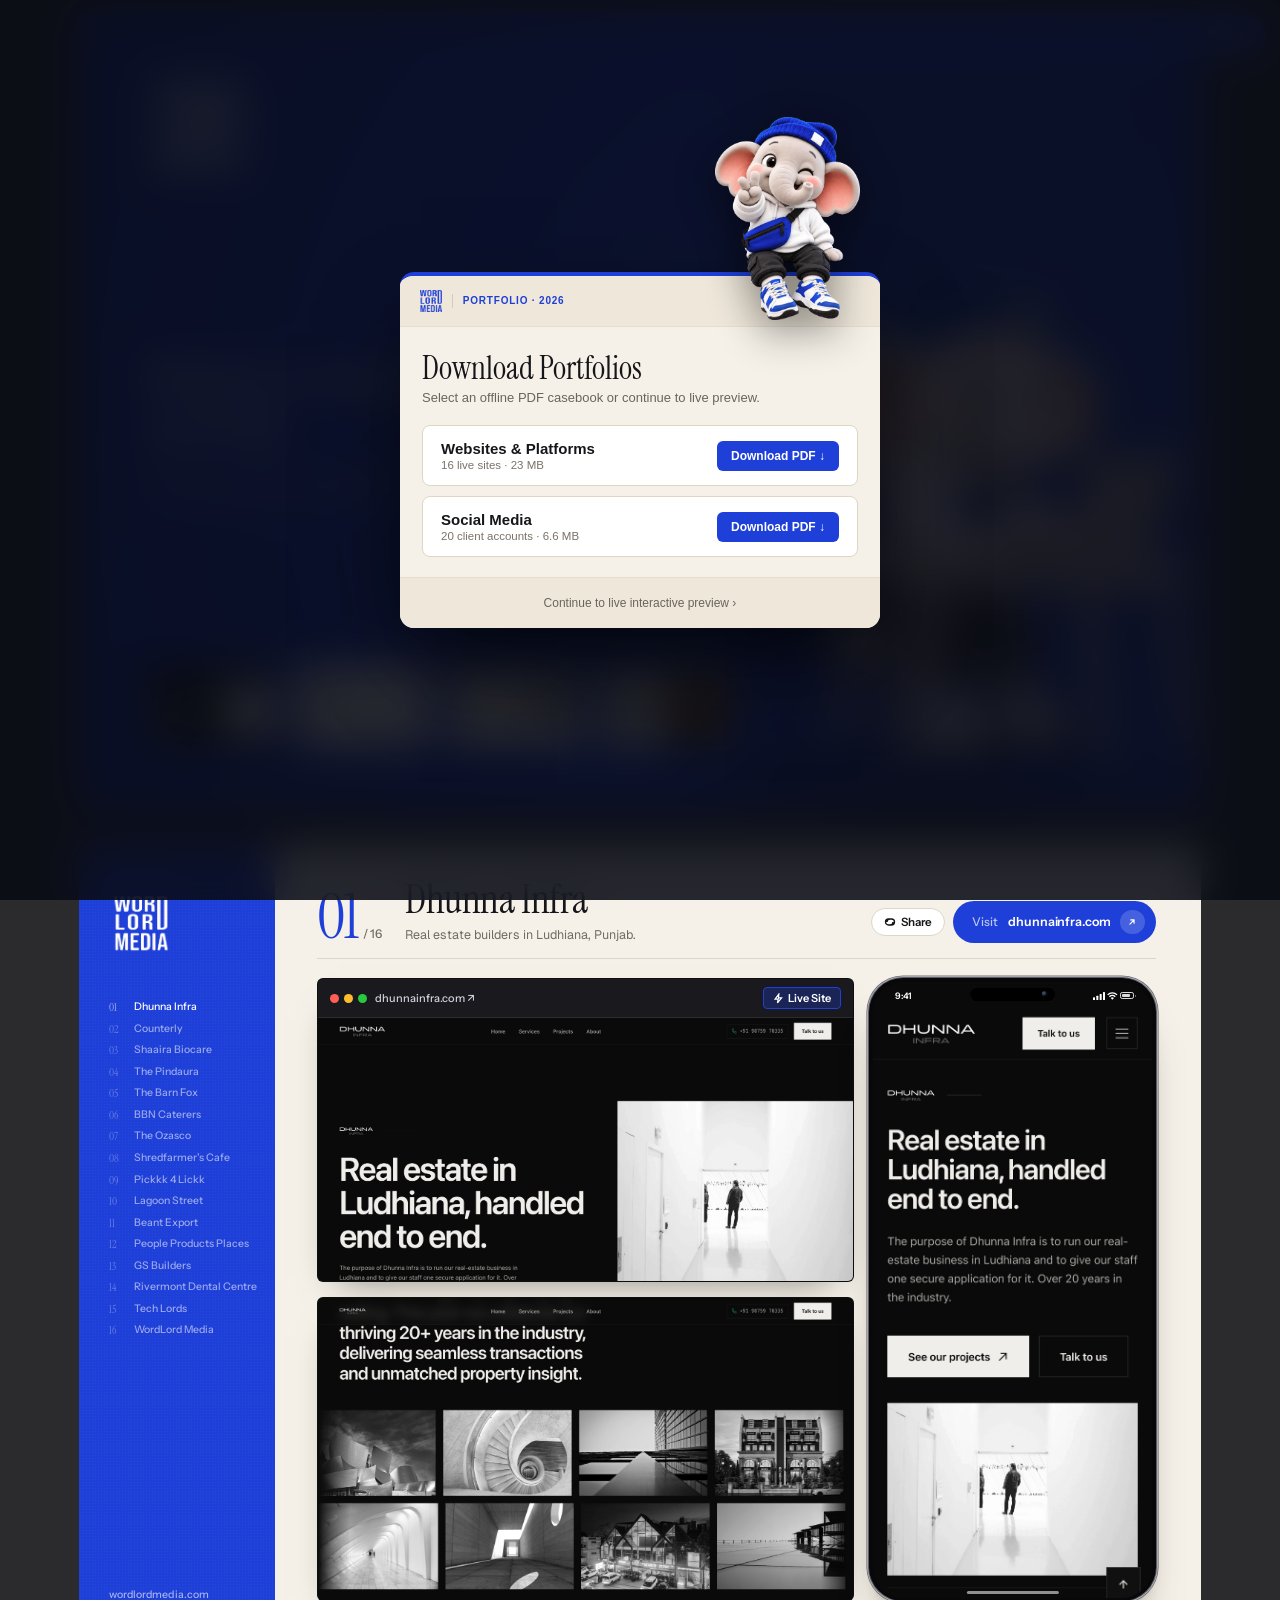
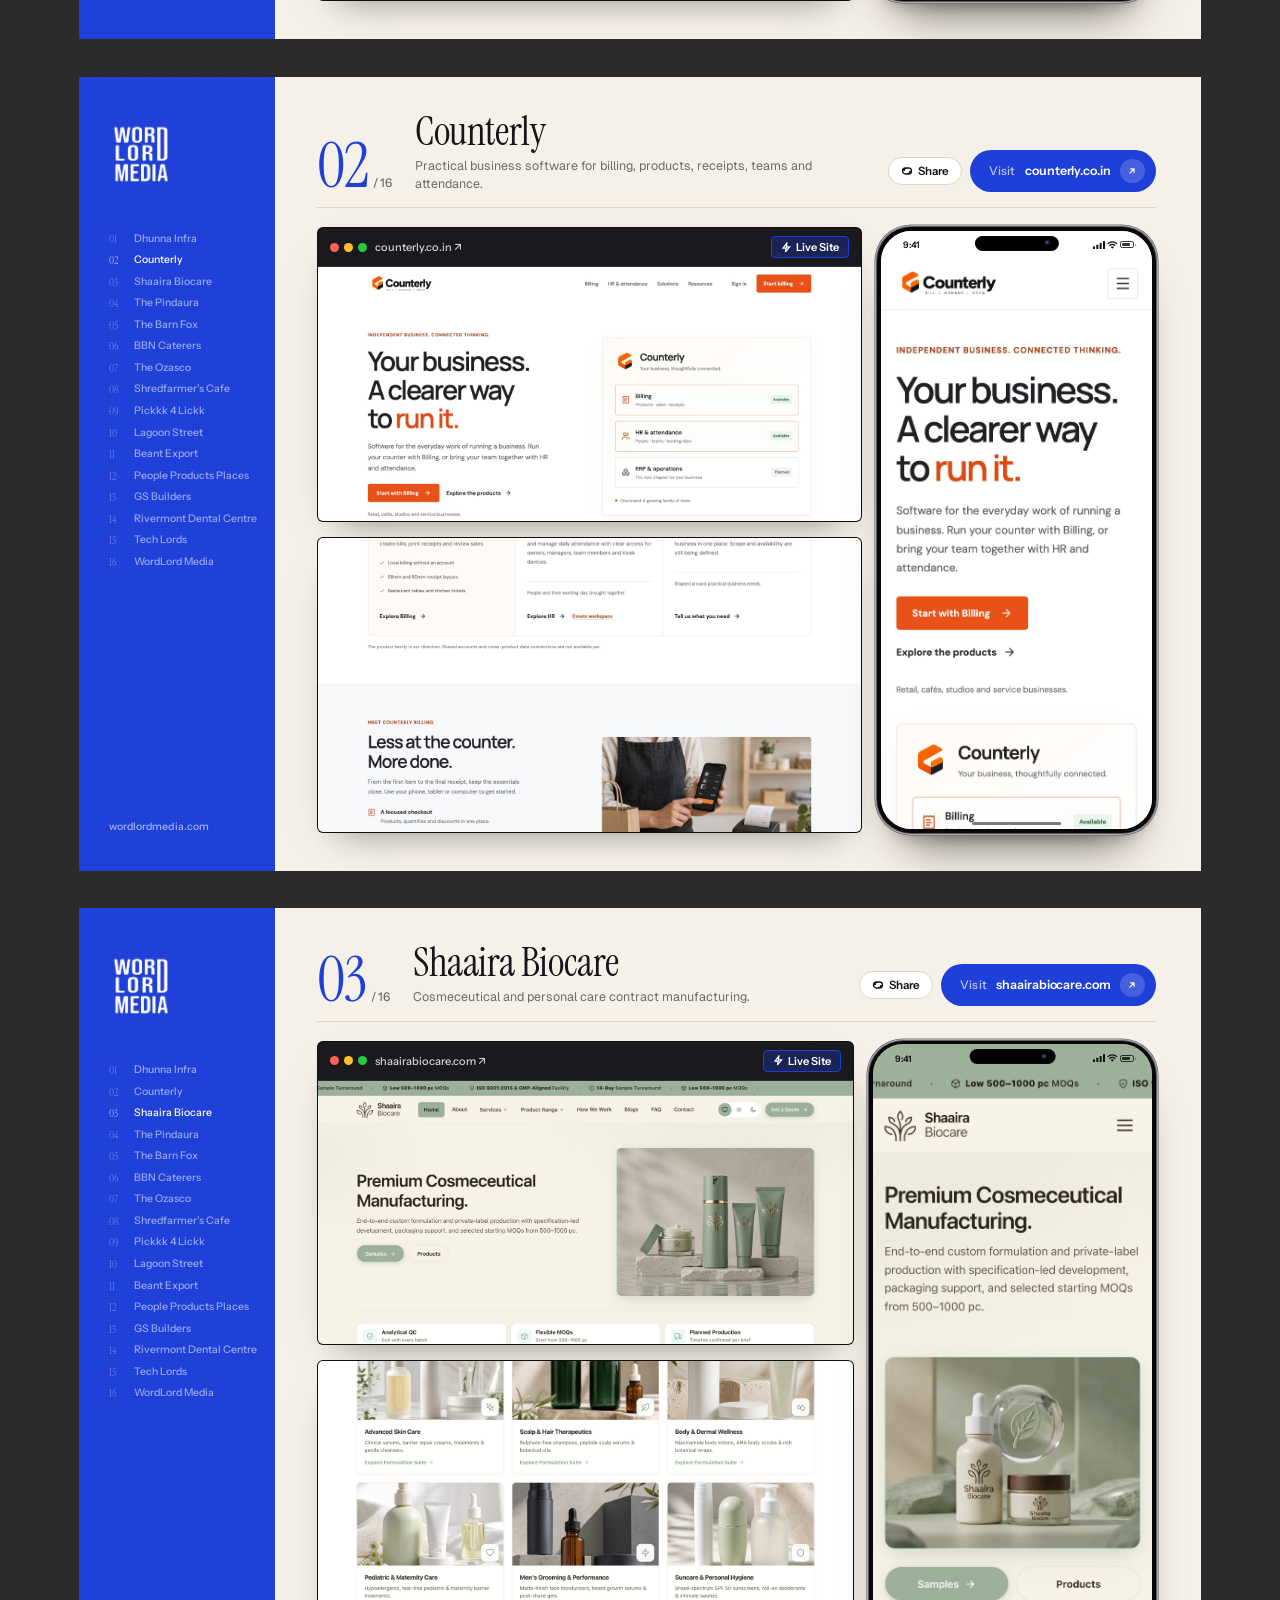
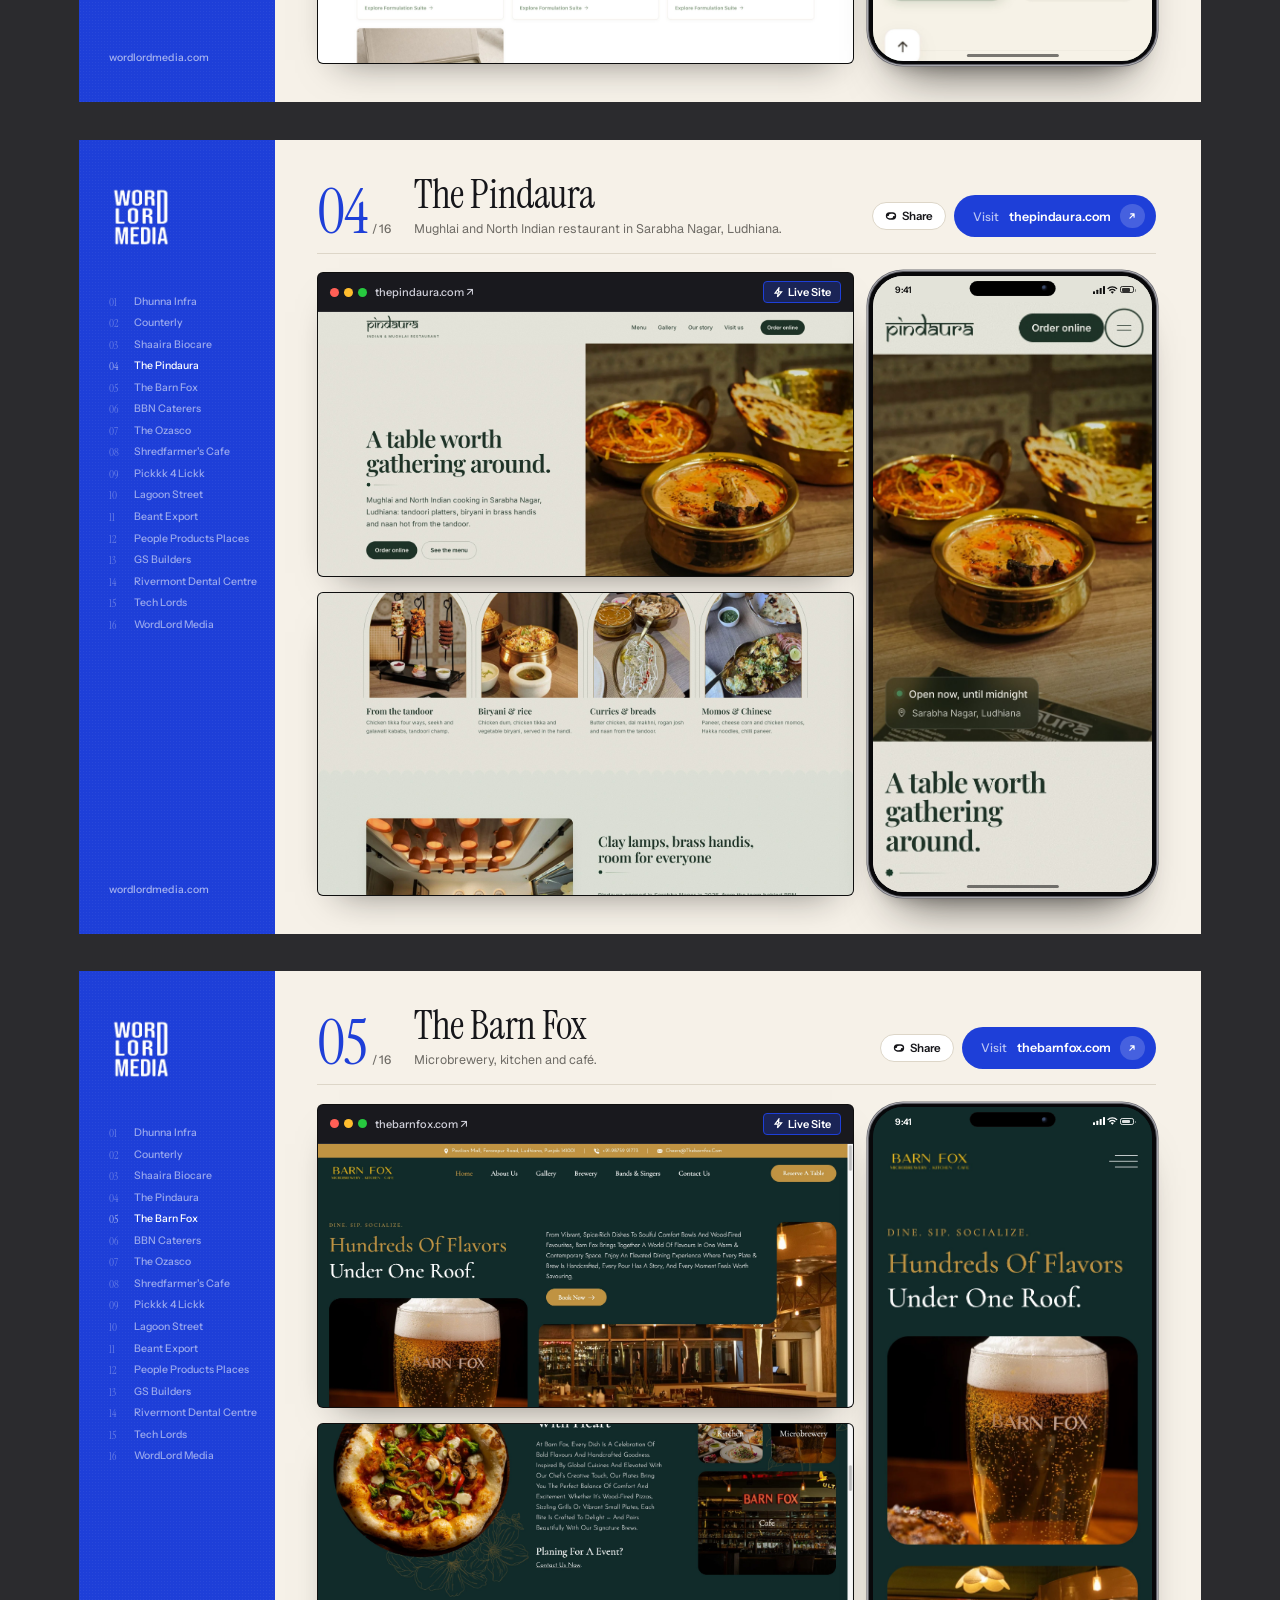
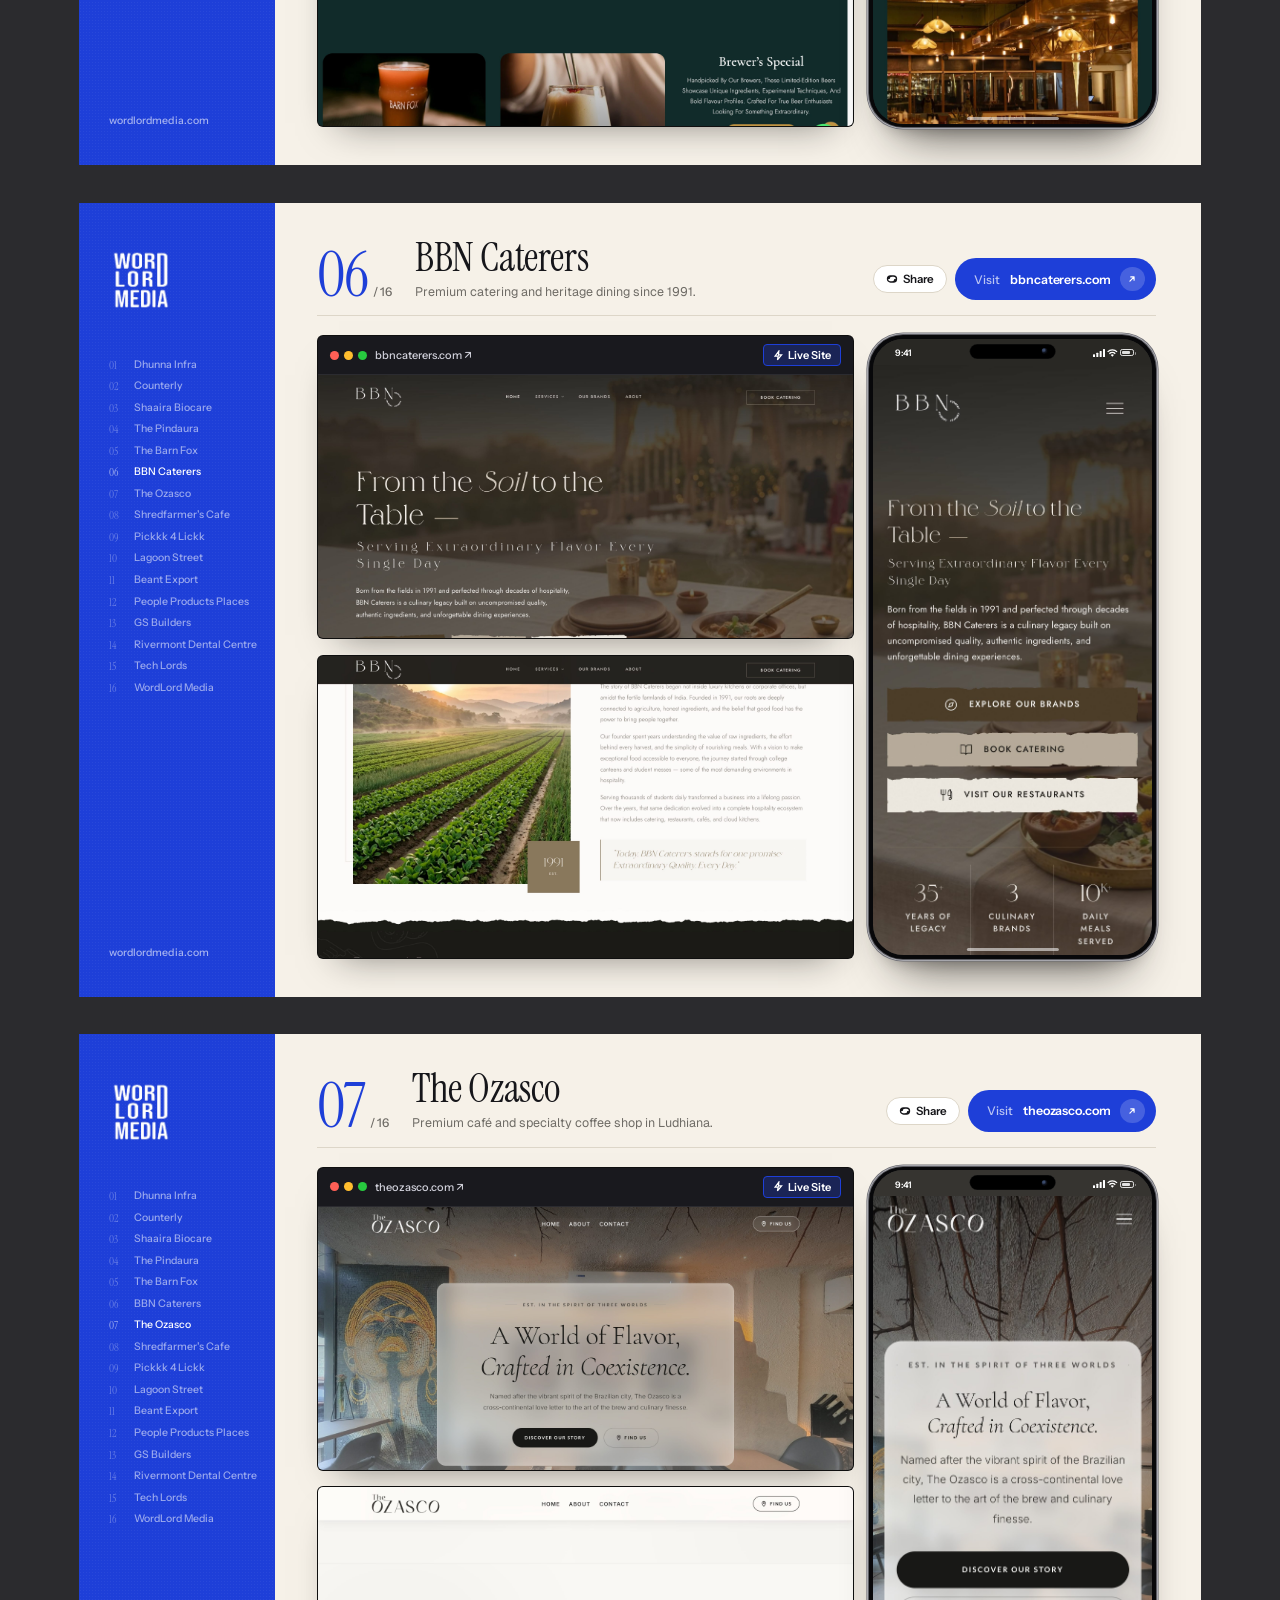
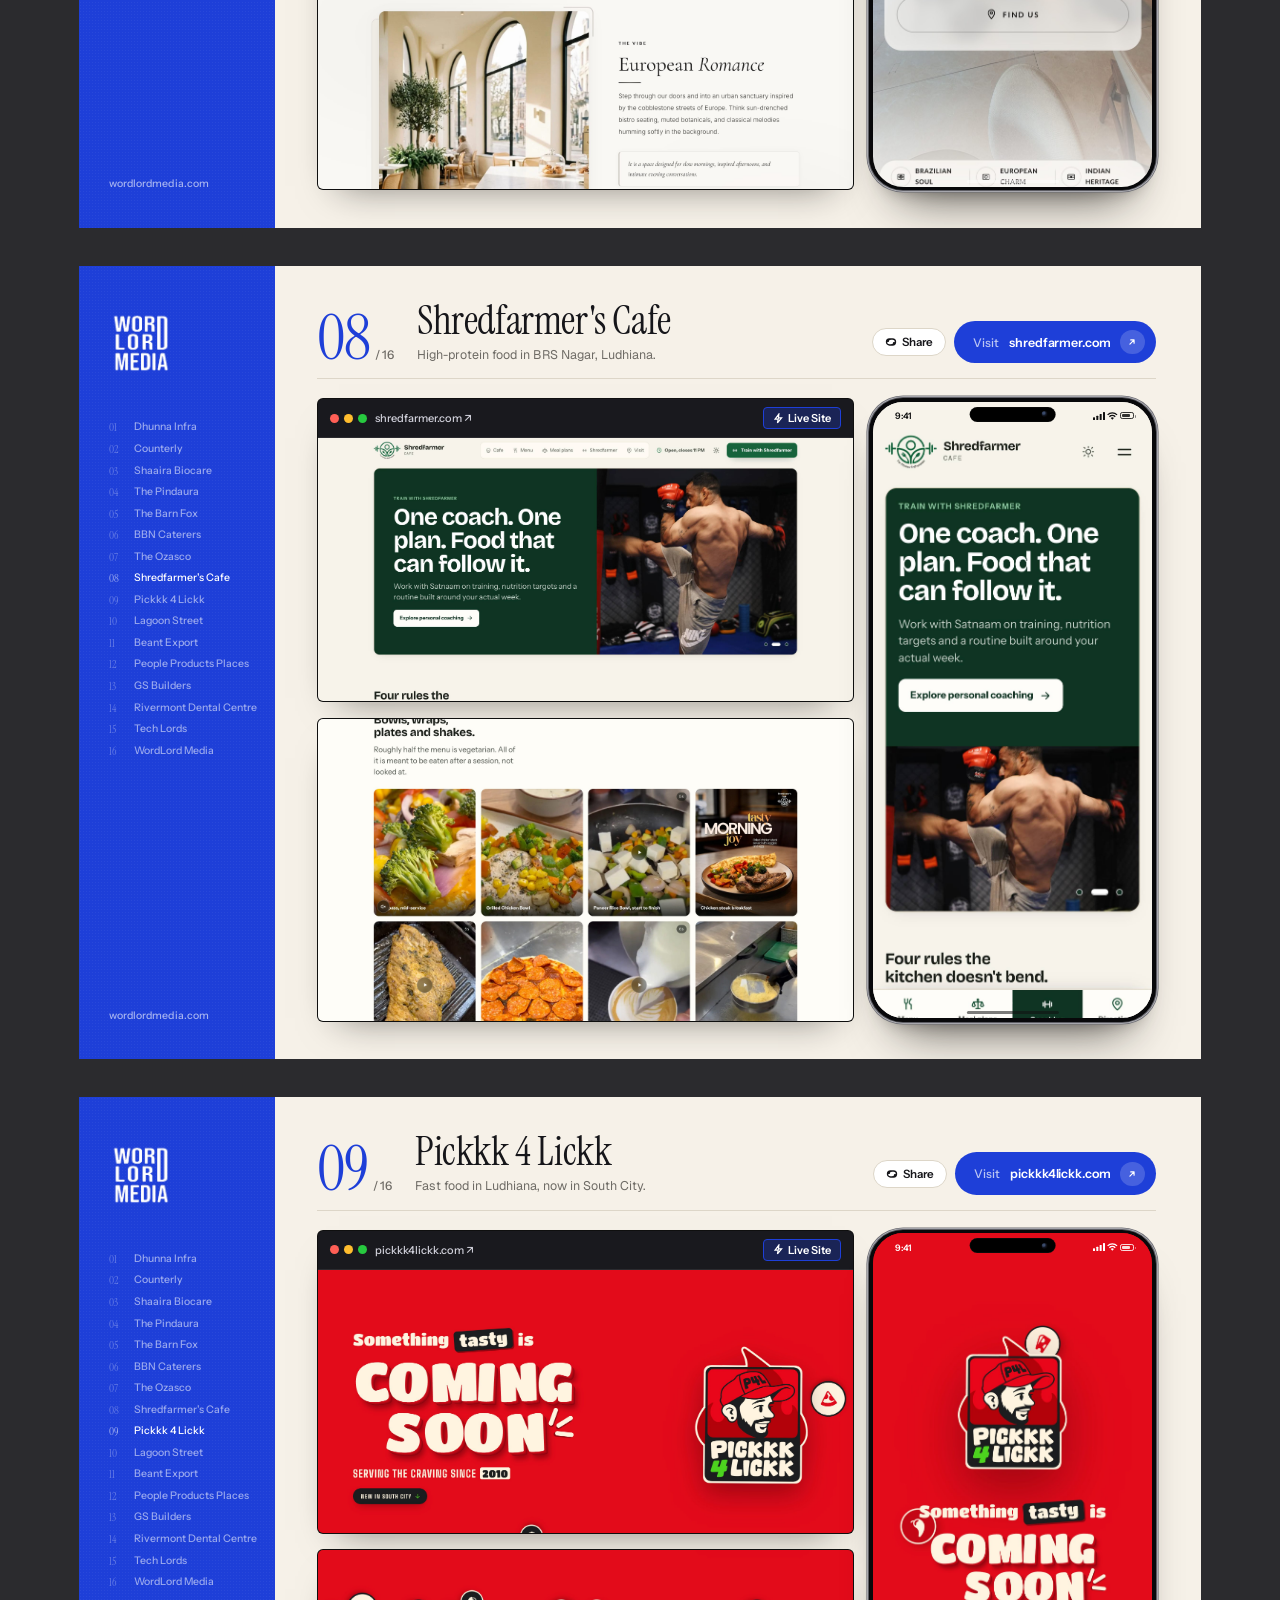
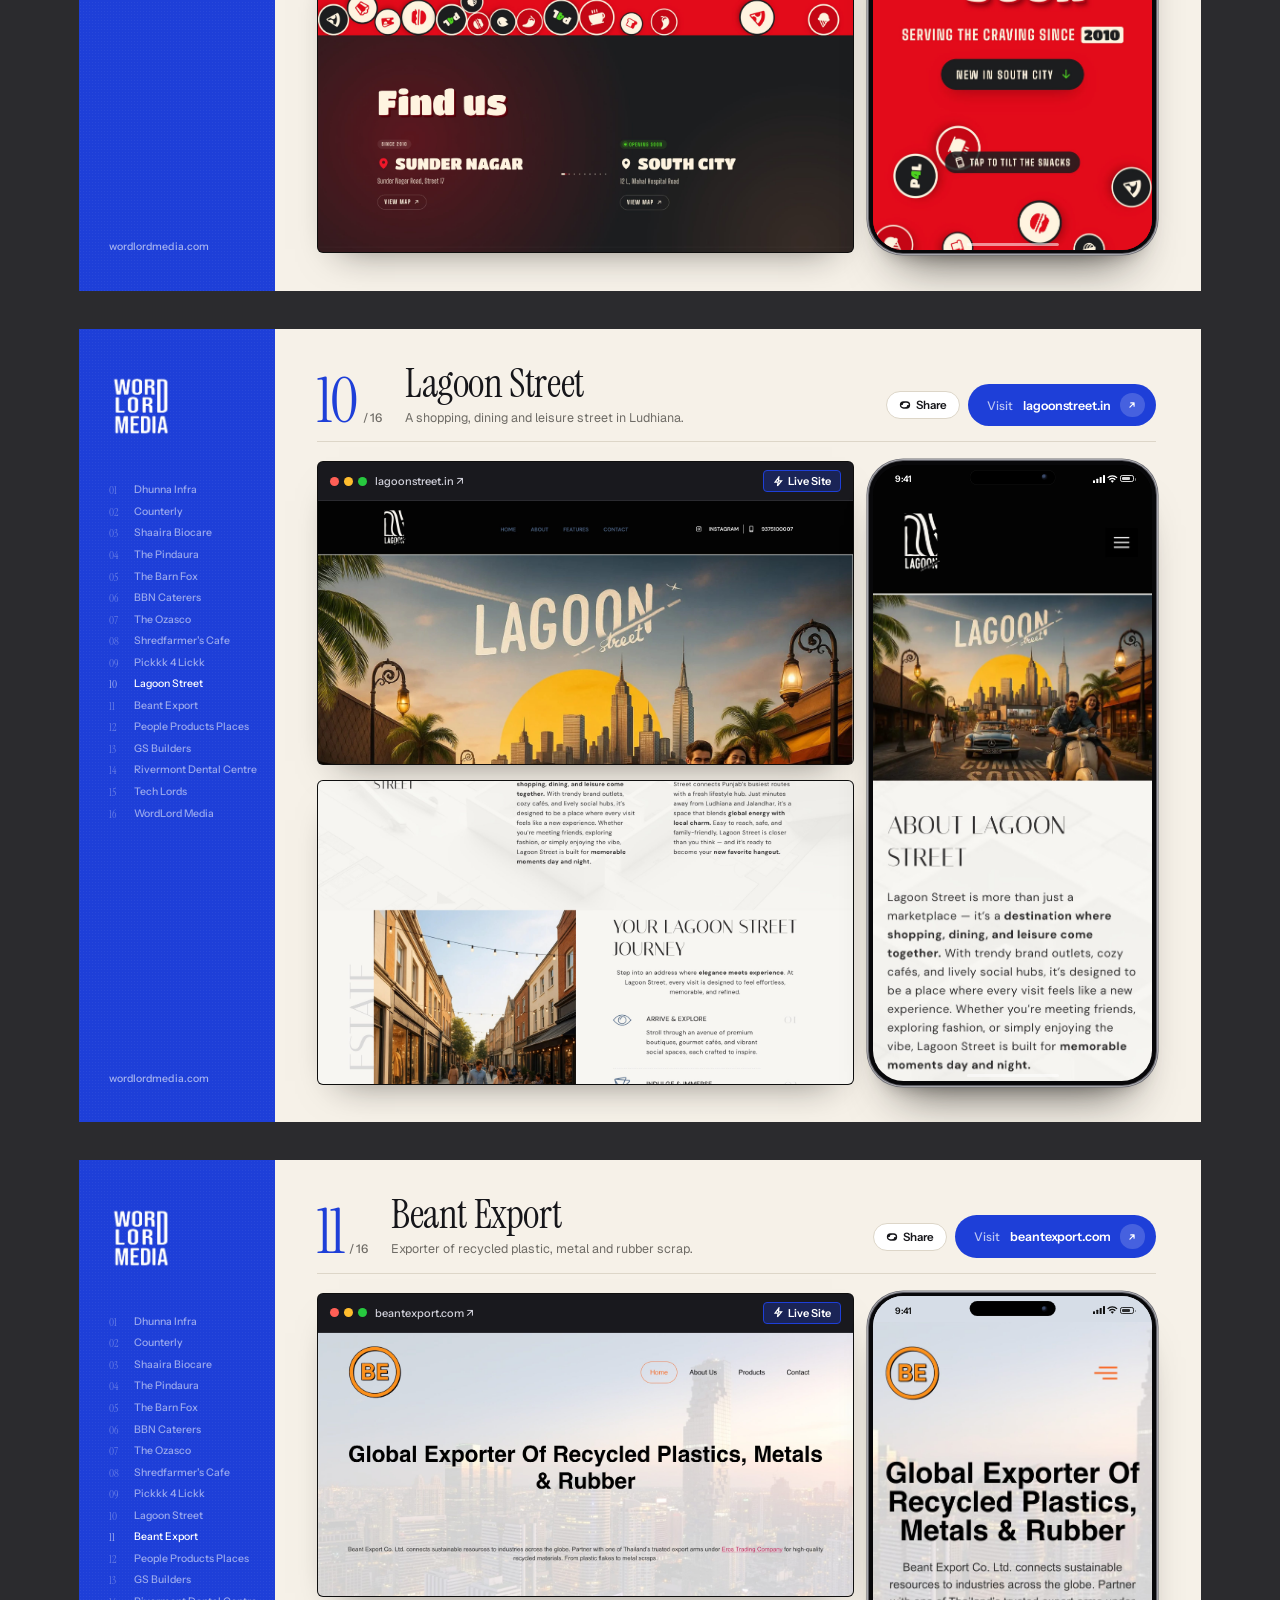
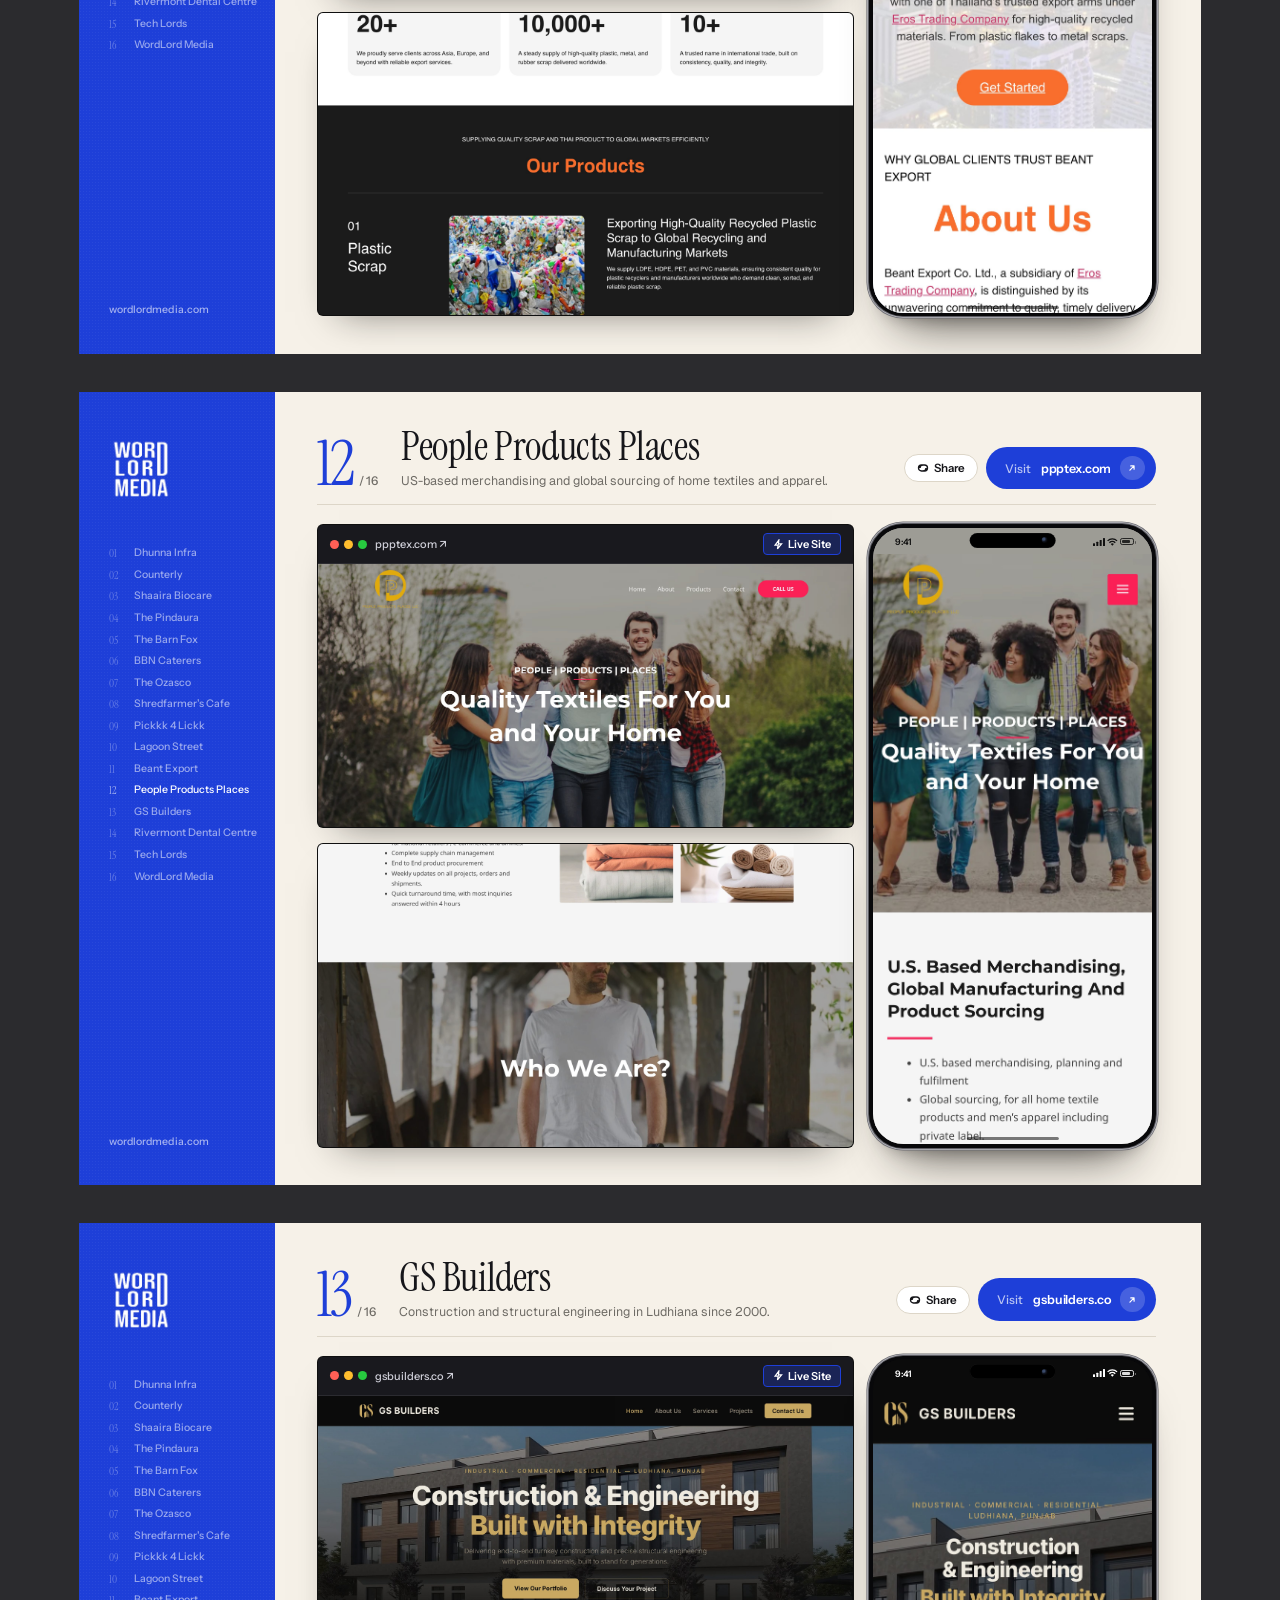
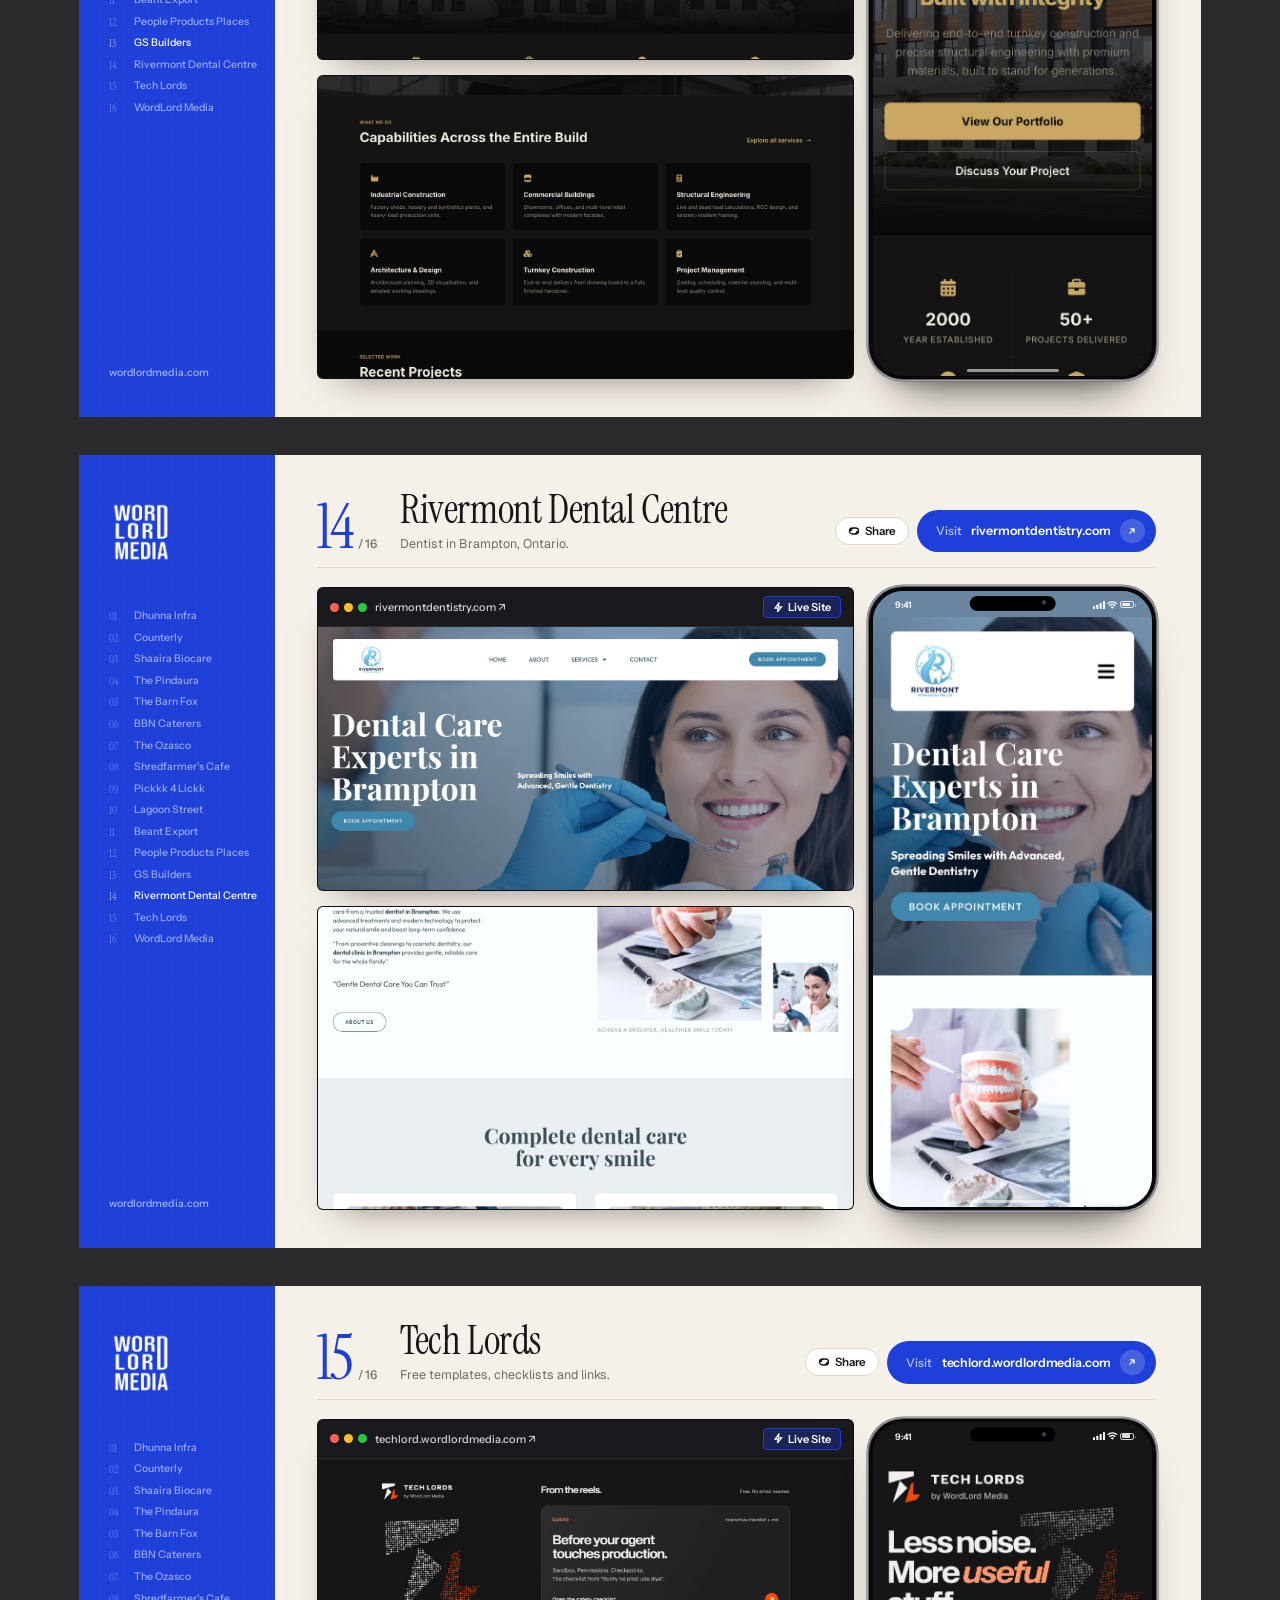
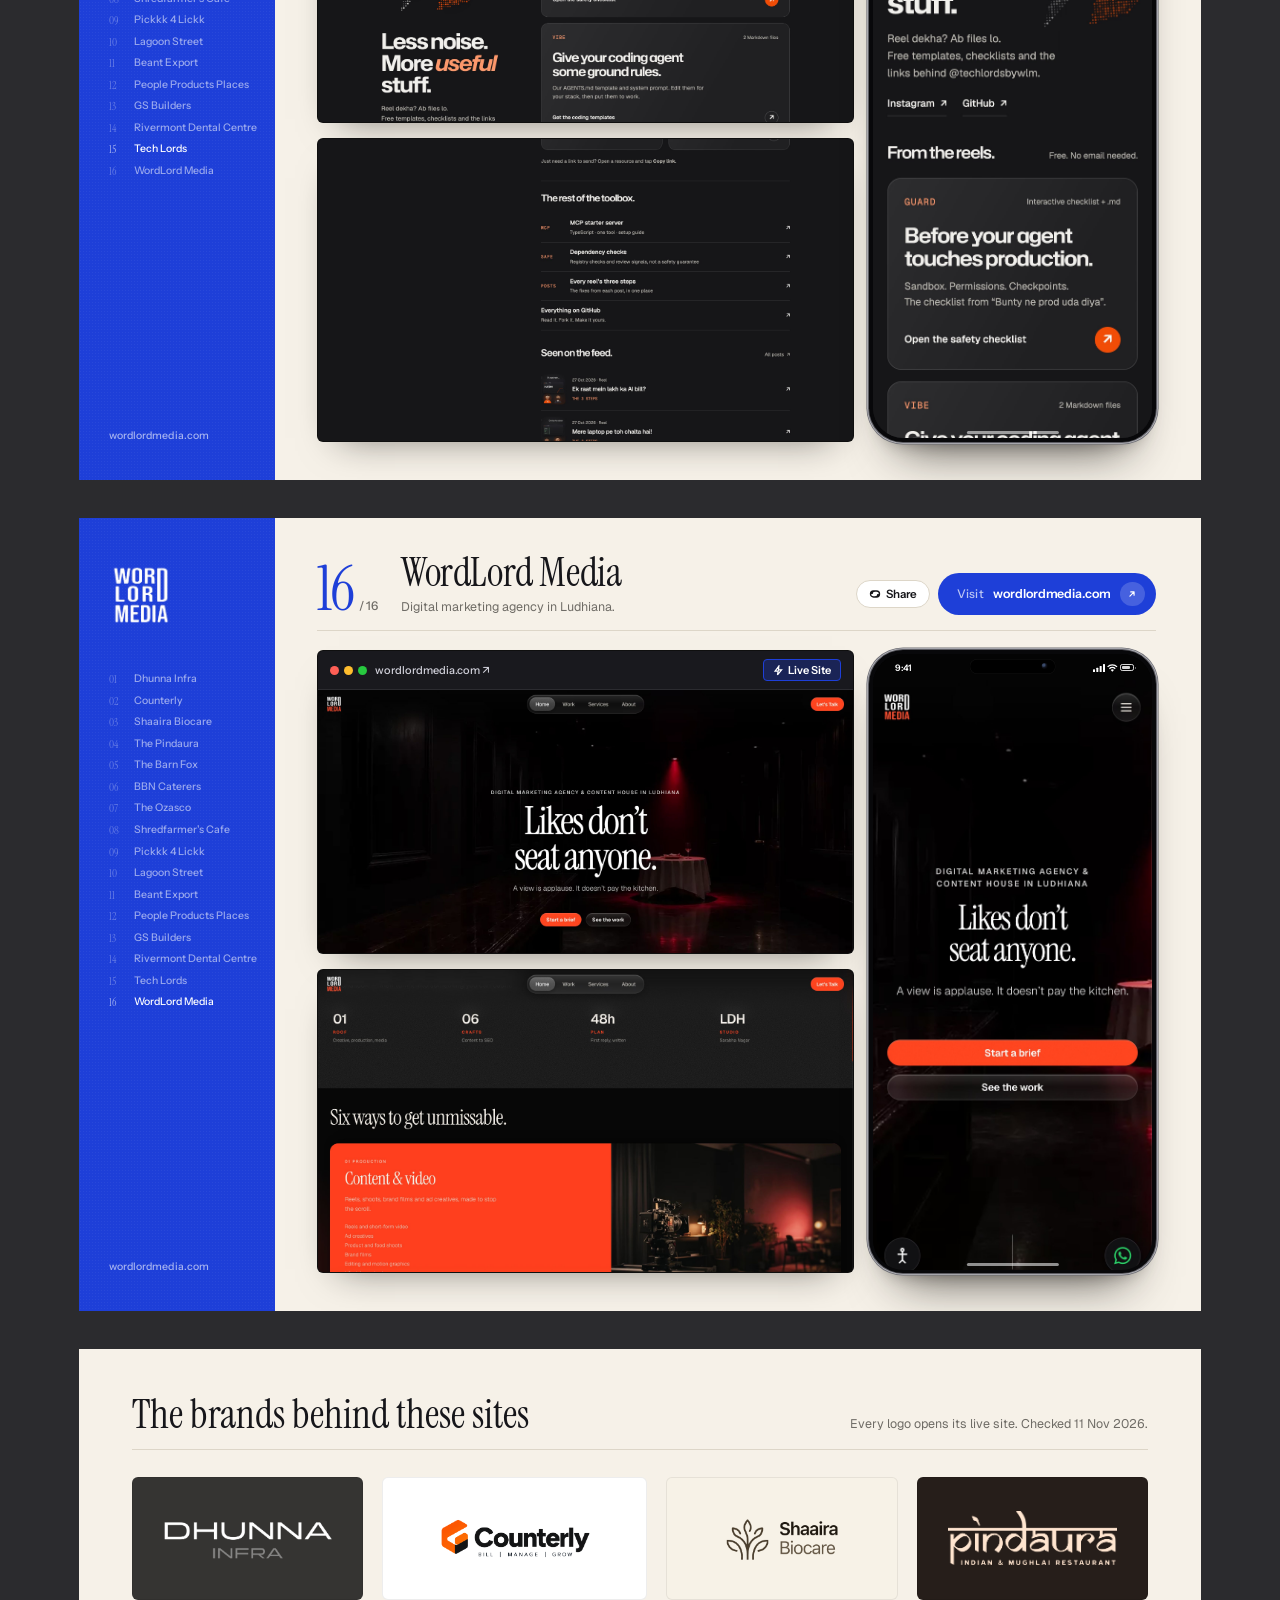
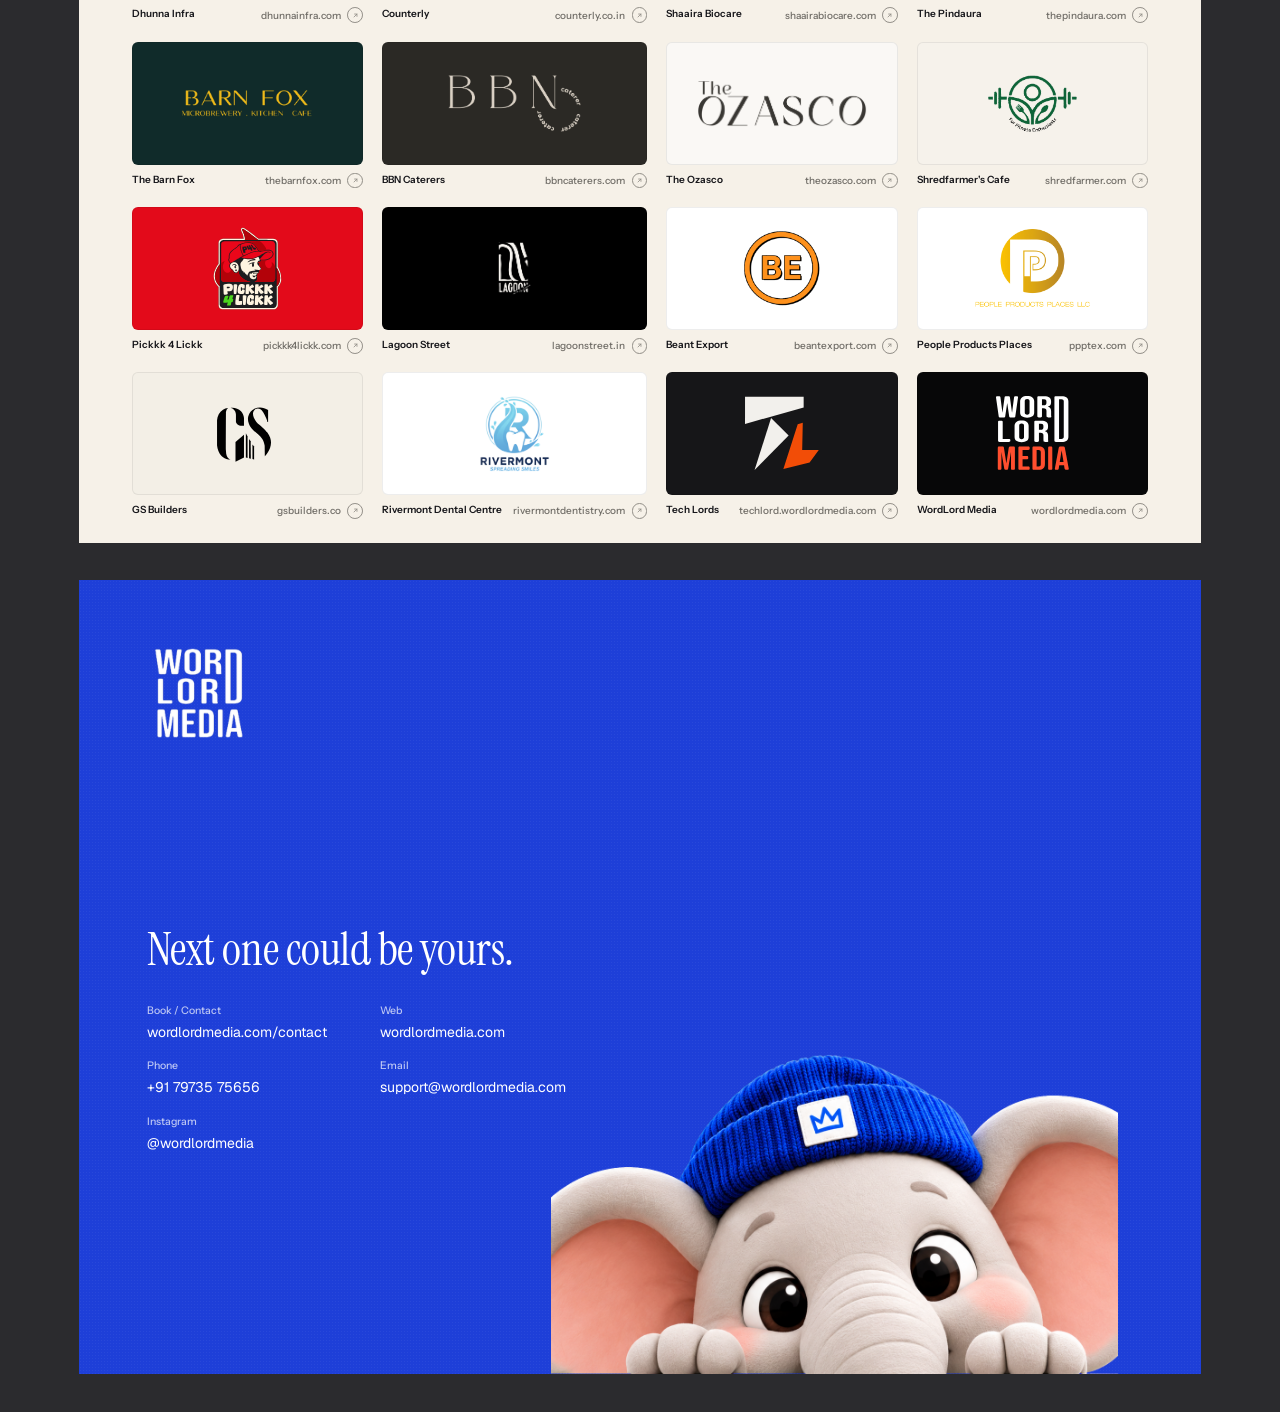
<file: public/index.html>
<!doctype html><html lang="en"><head><meta charset="utf-8"><title>WordLord Media — Websites</title>
<link href="https://fonts.googleapis.com/css2?family=Instrument+Serif:ital@0;1&family=Instrument+Sans:wght@400;500;600&family=Fraunces:opsz,wght@9..144,500&family=Bricolage+Grotesque:opsz,wght@12..96,600&family=Hanken+Grotesk:wght@400;500;600&family=Geist:wght@400;500;600&family=Geist+Mono:wght@400;500&display=swap" rel="stylesheet">
<link rel="stylesheet" href="studio.css"><style>:root{--cobalt:#1E3FD8}
:root{--ink:#16161a;--mute:#6f6c66;--line:#ddd6c8;--paper:#f6f1e8;--h2:40px;--body-size:12.5px;--title-font:'Instrument Serif',serif;--body-font:'Geist',system-ui,sans-serif}
*{box-sizing:border-box;margin:0;padding:0}
body{background:#2b2b2e;font-family:var(--body-font);padding-top:14px;color:var(--ink);-webkit-print-color-adjust:exact;print-color-adjust:exact}
a{color:inherit;text-decoration:none}
.mono{font-family:'Instrument Sans',sans-serif;font-size:10.5px;font-weight:500;letter-spacing:.005em}
.page{width:297mm;height:210mm;margin:0 auto 10mm;overflow:hidden;position:relative;background:var(--paper);break-after:page}
.page:last-child{break-after:auto}

/* brand surfaces: cover, end, sidebar */
.brand,.side{background:var(--cobalt);color:#fff}
.brand::before,.side::before{content:"";position:absolute;inset:0;pointer-events:none;opacity:.5;
  background-image:radial-gradient(rgba(255,255,255,.09) .6px,transparent .7px);background-size:3px 3px}
.logo{width:64px;display:block;position:relative}
.logo.big{width:104px}

.cover,.end{padding:16mm 18mm;display:grid;grid-template-rows:auto 1fr auto}
.cv-main{align-self:center;position:relative;max-width:150mm}
.cv-main .mono{color:rgba(255,255,255,.7)}
.cover h1,.end h1{font-family:var(--title-font);font-weight:400;font-size:46px;line-height:1.04;letter-spacing:-.01em;margin:5mm 0 4mm}
.cover p{font-size:calc(var(--body-size) + .5px);line-height:1.55;color:rgba(255,255,255,.82);max-width:110mm}
.strip{position:relative;display:grid;grid-template-columns:repeat(4,1fr);gap:5mm}
.strip img{width:100%;aspect-ratio:16/10;object-fit:cover;object-position:top;border-radius:3px;box-shadow:0 10px 24px -12px rgba(0,0,20,.6)}
.contact{display:grid;grid-template-columns:repeat(2,auto);gap:5mm 14mm;margin-top:8mm;justify-content:start}
.contact dt{color:rgba(255,255,255,.65);margin-bottom:1.5mm}
.contact dd{font-size:14px}

/* site pages */
.site,.index{display:grid;grid-template-columns:52mm 1fr}
.side{position:relative;padding:12mm 8mm 10mm;display:flex;flex-direction:column;gap:12mm}
.idx{list-style:none;counter-reset:n;display:grid;gap:2mm;position:relative;font:500 10.5px 'Instrument Sans',sans-serif}
.idx li{counter-increment:n;color:rgba(255,255,255,.55);display:flex;gap:2.5mm;white-space:nowrap}
.idx li::before{content:counter(n,decimal-leading-zero);font-family:var(--title-font);font-size:11px;opacity:.6;min-width:4mm}
.idx li.on{color:#fff;font-weight:500}
.side .foot{margin-top:auto;color:rgba(255,255,255,.6);position:relative}

.site main{padding:9mm 12mm 10mm 11mm;display:flex;flex-direction:column;gap:5mm;min-height:0}
.top{display:flex;justify-content:space-between;align-items:center;border-bottom:1px solid var(--line);padding-bottom:3mm;color:var(--mute)}

/* page head: big brand numeral, name, visit button */
.head{display:grid;grid-template-columns:auto 1fr auto;align-items:end;gap:6mm;padding-bottom:4mm;border-bottom:1px solid var(--line)}
.num{display:flex;flex-direction:column;align-items:flex-start;line-height:1;color:var(--cobalt)}
.num b{font-family:var(--title-font);font-weight:400;font-size:calc(var(--h2) * 1.55);line-height:.8;letter-spacing:-.03em}
.num .mono{color:var(--mute);margin-top:2mm}
.who{display:flex;flex-direction:column;gap:1.6mm;min-width:0}
.who .tag{color:var(--cobalt)}
.who h2{font-family:var(--title-font);font-weight:400;font-size:var(--h2);line-height:1;letter-spacing:-.01em;white-space:nowrap}
.who p{font-size:var(--body-size);color:var(--mute);line-height:1.4}
.visit{display:inline-flex;align-items:center;gap:2.5mm;background:var(--cobalt);color:#fff;border-radius:999px;padding:2.4mm 3mm 2.4mm 5mm;font:600 12.5px 'Instrument Sans',sans-serif;letter-spacing:-.005em;white-space:nowrap}
.visit .mono{font:500 12px 'Instrument Sans',sans-serif;opacity:.7;color:#fff}
.visit i{font-style:normal;display:grid;place-items:center;width:6mm;height:6mm;border-radius:50%;background:rgba(255,255,255,.18);font-size:11px}


.shots { flex:1; min-height:0; display:grid; grid-template-columns:1fr auto; grid-template-rows:1fr 1fr; gap:4mm; grid-template-areas:"hero phone" "sec phone"; }
.shot { border-radius:6px; overflow:hidden; background:#111; box-shadow:0 18px 36px -22px rgba(20,18,14,.55); border:1px solid rgba(0,0,0,.1); display:flex; flex-direction:column; position:relative; }
.shot img { width:100%; height:100%; object-fit:cover; object-position:top center; display:block; flex:1; }
.hero { grid-area:hero; }
.hero img { aspect-ratio:auto; }
.sec { grid-area:sec; }
.phone { grid-area:phone; height:100%; aspect-ratio:402/874; position:relative; border-radius:34px; padding:3.5px; background:#08080a;
  box-shadow:0 0 0 1px #5d5d63,0 0 0 1.8px #b9b9bf,0 0 0 2.6px #6f6f75,0 34px 50px -30px rgba(20,18,14,.8),0 12px 18px -14px rgba(20,18,14,.45); }
.phone .screen { width:100%; height:100%; border-radius:30.5px; overflow:hidden; background:var(--status-bg,#fff); display:flex; flex-direction:column; position:relative; }
.phone img { width:100%; height:100%; object-fit:cover; object-position:top center; display:block; flex:1; }


.status { flex:none; height:26px; position:relative; display:flex; align-items:center; justify-content:space-between; padding:2px 18px 0 22px; background:var(--status-bg,#fff); color:var(--status-ink,#111); }
.status .time { font:600 9px/1 "Instrument Sans",sans-serif; letter-spacing:-.01em; width:28px; }
.status .island { position:absolute; left:50%; top:5px; transform:translateX(-50%); width:31%; height:15px; background:#000; border-radius:999px; box-shadow:inset 0 0 0 .5px rgba(255,255,255,.07); }
.status .island::after { content:""; position:absolute; right:9%; top:50%; width:6px; height:6px; transform:translateY(-50%); border-radius:50%; background:radial-gradient(circle at 35% 35%,#3a4a6a 0 18%,#10141f 45%,#050507 70%); }
.status .sys { display:flex; gap:2.6px; align-items:center; }
.status .sys svg { width:auto; height:8px; fill:currentColor; display:inline-block; }
.batt { width:14px; height:7px; border:.9px solid currentColor; border-radius:2.2px; padding:.9px; opacity:.85; position:relative; }
.batt::after { content:""; position:absolute; right:-2.4px; top:2px; width:1.3px; height:2.4px; border-radius:0 1px 1px 0; background:currentColor; opacity:.6; }
.batt i { display:block; height:100%; width:80%; background:currentColor; border-radius:1px; }

.home{position:absolute;bottom:4px;left:50%;transform:translateX(-50%);width:33%;height:3px;border-radius:9px;background:var(--status-ink,#111);opacity:.55}

/* studio toggles */
.no-phone .phone{display:none}
.no-phone .shots{grid-template-columns:1fr;grid-template-areas:"hero" "sec"}
.no-section .sec{display:none}
.no-section .shots{grid-template-rows:1fr}
.no-section .hero img{aspect-ratio:auto;flex:1}
.no-browser .bar{display:none}

/* logo wall */
.wall{padding:12mm 14mm;display:flex;flex-direction:column;gap:7mm}
.wall-head{display:flex;justify-content:space-between;align-items:baseline;border-bottom:1px solid var(--line);padding-bottom:4mm}
.wall-head h2{font-family:var(--title-font);font-weight:400;font-size:var(--h2);line-height:1}
.wall-head p{font-size:var(--body-size);color:var(--mute)}
.lt-grid{flex:1;display:grid;grid-template-columns:repeat(4,1fr);grid-template-rows:repeat(4,1fr);gap:5mm 5mm}
.lt{display:flex;flex-direction:column;gap:2mm;min-height:0}
.lt-box{flex:1;min-height:0;border-radius:6px;display:grid;place-items:center;padding:5mm 8mm;border:1px solid rgba(0,0,0,.07)}
.lt-box img{max-width:100%;max-height:15mm;object-fit:contain}
.lt-box img[src*='lagoon'],.lt-box img[src*='wordlord'],.lt-box img[src*='rivermont'],.lt-box img[src*='ppptex'],.lt-box img[src*='techlords'],.lt-box img[src*='beant']{max-height:21mm}
.lt-box img[src$='pickkk.svg']{max-height:22mm}
.wordmark{font:600 17px 'Instrument Sans',sans-serif;color:#fff;letter-spacing:-.01em}
.lt-cap{display:flex;justify-content:space-between;gap:3mm;font:500 10px 'Instrument Sans',sans-serif;color:var(--mute);white-space:nowrap}
.lt-cap b{color:var(--ink);font-weight:600}
@page{size:A4 landscape;margin:0}
@media print{body{background:none;padding:0}.noprint{display:none}.page{margin:0}}
.lt-box img[src*='files/wordlord']{height:20mm;width:auto}

.arr{width:9px;height:9px;display:block}
.visit i{width:6.4mm;height:6.4mm}
.visit i .arr{width:10px;height:10px}
.lt-cap .lnk{display:inline-flex;align-items:center;gap:1.6mm}
.lt-cap .lnk i{display:grid;place-items:center;width:4.2mm;height:4.2mm;border-radius:50%;border:1px solid currentColor;opacity:.75}
.lt-cap .lnk i .arr{width:7px;height:7px}
.lt:hover .lnk i{background:var(--cobalt);border-color:var(--cobalt);color:#fff;opacity:1}

/* counter on one line: big number, small total beside it */
.num{flex-direction:row!important;align-items:baseline!important;gap:1.6mm;white-space:nowrap}
.num .mono{margin-top:0!important;font-size:12px;white-space:nowrap}


.cover { background: radial-gradient(circle at 75% 55%, #2a52f5 0%, #1E3FD8 45%, #132a9e 100%) !important; }
.cover .mascot-laptop {
  position: absolute;
  right: -4mm;
  bottom: -20mm;
  height: 220mm;
  z-index: 2;
  pointer-events: none;
  filter: drop-shadow(0 10px 15px rgba(0, 15, 60, 0.2)) drop-shadow(0 25px 40px rgba(0, 10, 40, 0.35));
}
video.mascot-laptop { object-fit: contain; object-position: bottom right; }

/* Ground plane shadow under the desk and stool */
.mascot-shadow {
  position: absolute;
  bottom: 0;
  right: 10mm;
  width: 140mm;
  height: 18mm;
  background: radial-gradient(ellipse at 50% 50%, rgba(5, 12, 45, 0.55) 0%, rgba(5, 12, 45, 0.2) 50%, transparent 75%);
  filter: blur(4px);
  pointer-events: none;
  z-index: 1;
}

.cover .mascot-laptop-old { position: absolute; right: 12mm; bottom: 0; height: 165mm; z-index: 2; pointer-events: none; }
.cover .cv-main { max-width: 135mm; }
.strip { max-width: 155mm; z-index: 1; position: relative; }
.end .mascot-peek2{position:absolute;right:22mm;bottom:0;width:150mm;z-index:1;}

/* ==========================================================================
   MOBILE FIRST & RESPONSIVE PORTFOLIO STYLES (WordLord Media)
   ========================================================================== */
.bar {
  display: flex !important;
  align-items: center !important;
  justify-content: space-between !important;
  padding: 8px 12px !important;
  background: #19191e !important;
  border-bottom: 1px solid rgba(255, 255, 255, 0.08) !important;
  font: 500 11px 'Instrument Sans', sans-serif !important;
  color: #9b9ba6 !important;
  text-decoration: none !important;
}
.bar-left {
  display: flex;
  align-items: center;
  gap: 8px;
  min-width: 0;
}
.bar-dots {
  display: flex;
  gap: 5px;
}
.bar-dots i {
  width: 9px;
  height: 9px;
  border-radius: 50%;
  display: inline-block;
}
.bar-dots i:nth-child(1) { background: #ff5f56; }
.bar-dots i:nth-child(2) { background: #ffbd2e; }
.bar-dots i:nth-child(3) { background: #27c93f; }
.bar-url {
  color: #d1d1db;
  text-decoration: none;
  overflow: hidden;
  text-overflow: ellipsis;
  white-space: nowrap;
}
.bar-url:hover { color: #fff; text-decoration: underline; }
.btn-live-toggle {
  background: rgba(30, 63, 216, 0.3);
  border: 1px solid #1E3FD8;
  color: #fff;
  font: 600 11px 'Instrument Sans', sans-serif;
  padding: 3px 9px;
  border-radius: 4px;
  cursor: pointer;
  white-space: nowrap;
  display: inline-flex;
  align-items: center;
  gap: 4px;
  transition: all 0.15s ease;
}
.btn-live-toggle:hover {
  background: #1E3FD8;
}
.btn-live-toggle.active {
  background: #27c93f;
  border-color: #27c93f;
  color: #0b2210;
}
.hero-viewport {
  position: relative;
  flex: 1;
  width: 100%;
  height: 100%;
  min-height: 0;
  background: #101014;
}
.hero-viewport img {
  width: 100%;
  height: 100%;
  object-fit: cover;
  object-position: top center;
  display: block;
}
.hero-viewport iframe {
  width: 100%;
  height: 100%;
  border: 0;
  display: none;
  background: #fff;
}
.hero-viewport.is-live img { display: none !important; }
.hero-viewport.is-live iframe { display: block !important; }

/* Head actions */
.head-actions {
  display: flex;
  align-items: center;
  gap: 8px;
}
.btn-share {
  display: inline-flex;
  align-items: center;
  gap: 5px;
  background: #ffffff;
  border: 1px solid #ddd6c8;
  color: #16161a;
  border-radius: 999px;
  padding: 6px 12px;
  font: 600 11.5px 'Instrument Sans', sans-serif;
  cursor: pointer;
  transition: all 0.15s;
}
.btn-share:hover {
  border-color: #1E3FD8;
  color: #1E3FD8;
}

@media screen and (max-width: 960px) {
  body {
    padding: 0 !important;
    background: #0d0e14 !important;
  }
  .page {
    width: 100% !important;
    max-width: 100vw !important;
    height: auto !important;
    min-height: auto !important;
    margin: 0 0 20px 0 !important;
    border-radius: 0 !important;
    overflow: visible !important;
  }
  .cover {
    padding: 32px 18px 24px !important;
    min-height: 100vh !important;
    display: flex !important;
    flex-direction: column !important;
    justify-content: space-between !important;
    gap: 18px !important;
  }
  .cover .cv-main { max-width: 100% !important; }
  .cover h1 {
    font-size: 34px !important;
    line-height: 1.1 !important;
    margin: 14px 0 10px !important;
  }
  .cover p {
    font-size: 13.5px !important;
    max-width: 100% !important;
  }
  .cover video.mascot-laptop {
    position: relative !important;
    width: 100% !important;
    max-width: 300px !important;
    height: 230px !important;
    bottom: auto !important;
    right: auto !important;
    margin: 8px auto 0 !important;
    display: block !important;
  }
  .cover .strip {
    grid-template-columns: repeat(2, 1fr) !important;
    gap: 8px !important;
    max-width: 100% !important;
    margin-top: 10px !important;
  }

  .site {
    display: flex !important;
    flex-direction: column !important;
  }
  .side {
    padding: 12px 14px !important;
    flex-direction: row !important;
    align-items: center !important;
    justify-content: space-between !important;
    gap: 10px !important;
    position: sticky !important;
    top: 0 !important;
    z-index: 100 !important;
    box-shadow: 0 4px 14px rgba(0,0,0,0.3) !important;
  }
  .side .logo { width: 36px !important; }
  .side .idx {
    display: flex !important;
    overflow-x: auto !important;
    white-space: nowrap !important;
    gap: 6px !important;
    padding-bottom: 2px !important;
    -webkit-overflow-scrolling: touch;
    scrollbar-width: none;
  }
  .side .idx::-webkit-scrollbar { display: none; }
  .side .idx li {
    font-size: 11px !important;
    padding: 4px 10px !important;
    border-radius: 999px !important;
    background: rgba(255, 255, 255, 0.12) !important;
    color: rgba(255, 255, 255, 0.8) !important;
    flex-shrink: 0;
  }
  .side .idx li.on {
    background: #ffffff !important;
    color: #1E3FD8 !important;
    font-weight: 600 !important;
  }
  .side .foot { display: none !important; }

  .site main {
    padding: 18px 14px 22px !important;
    gap: 16px !important;
  }
  .head {
    display: flex !important;
    flex-direction: column !important;
    align-items: flex-start !important;
    gap: 10px !important;
    padding-bottom: 12px !important;
  }
  .head .num b { font-size: 36px !important; }
  .head .who h2 { font-size: 24px !important; white-space: normal !important; }
  .head .who p { font-size: 13px !important; }
  .head-actions {
    width: 100% !important;
    display: flex !important;
    justify-content: space-between !important;
    gap: 10px !important;
  }
  .head .visit {
    flex: 1 !important;
    justify-content: center !important;
    padding: 8px 14px !important;
  }

  .shots {
    display: flex !important;
    flex-direction: column !important;
    gap: 16px !important;
  }
  .shots .hero {
    width: 100% !important;
    aspect-ratio: 16 / 10 !important;
    height: auto !important;
    min-height: 220px !important;
  }
  .hero-viewport {
    height: 220px !important;
  }
  .shots .sec { display: none !important; }
  .shots .phone {
    width: 220px !important;
    height: 440px !important;
    margin: 8px auto 0 !important;
    align-self: center !important;
  }

  .wall { padding: 28px 14px !important; }
  .wall-head { flex-direction: column !important; gap: 6px !important; }
  .lt-grid {
    grid-template-columns: repeat(2, 1fr) !important;
    grid-template-rows: auto !important;
    gap: 8px !important;
  }
  .lt-box { height: 75px !important; }
  .end {
    padding: 36px 18px !important;
    min-height: auto !important;
  }
  .end .contact {
    grid-template-columns: 1fr !important;
    gap: 12px !important;
  }
  .end .mascot-peek2 { display: none !important; }
}

</style>
  <meta name="robots" content="index, follow">
  <link rel="canonical" href="https://portfolio.wordlordmedia.com/">
  <link rel="sitemap" type="application/xml" title="Sitemap" href="https://portfolio.wordlordmedia.com/sitemap.xml">
  <meta name="description" content="Official portfolio of WordLord Media. 16 live verified client websites and platforms across real estate, manufacturing, hospitality, healthcare, and SaaS.">
  
  <!-- Open Graph / Facebook -->
  <meta property="og:type" content="website">
  <meta property="og:url" content="https://portfolio.wordlordmedia.com/">
  <meta property="og:title" content="WordLord Media — Client Websites & Platforms Portfolio">
  <meta property="og:description" content="16 verified live client sites engineered and launched by WordLord Media.">
  <meta property="og:image" content="https://portfolio.wordlordmedia.com/assets/og-websites.png">

  <!-- Twitter -->
  <meta name="twitter:card" content="summary_large_image">
  <meta name="twitter:url" content="https://portfolio.wordlordmedia.com/">
  <meta name="twitter:title" content="WordLord Media — Client Websites & Platforms Portfolio">
  <meta name="twitter:description" content="16 verified live client sites engineered and launched by WordLord Media.">
  <meta name="twitter:image" content="https://portfolio.wordlordmedia.com/assets/og-websites.png">

  <!-- Structured Data JSON-LD -->
  <script type="application/ld+json">
  {
    "@context": "https://schema.org",
    "@graph": [
      {
        "@type": "Organization",
        "@id": "https://wordlordmedia.com/#organization",
        "name": "WordLord Media",
        "url": "https://wordlordmedia.com",
        "logo": "https://portfolio.wordlordmedia.com/assets/wl-logo.png",
        "sameAs": [
          "https://instagram.com/wordlordmedia",
          "https://techlord.wordlordmedia.com",
          "https://wordlordmedia.com/contact"
        ],
        "bookingService": "https://wordlordmedia.com/contact",
        "contactPoint": {
          "@type": "ContactPoint",
          "telephone": "+91-79735-75656",
          "contactType": "customer service",
          "email": "support@wordlordmedia.com"
        }
      },
      {
        "@type": "CollectionPage",
        "@id": "https://portfolio.wordlordmedia.com/#webpage",
        "url": "https://portfolio.wordlordmedia.com/",
        "name": "WordLord Media Client Platforms Portfolio",
        "isPartOf": { "@id": "https://wordlordmedia.com/#organization" },
        "description": "Portfolio of 16 live production websites and web platforms built by WordLord Media."
      }
    ]
  }
  </script>

</head><body>
<section class="page brand cover">
  <video class="mascot-laptop" autoplay loop muted playsinline poster="assets/mascot/elephant-laptop-keyed.png">
    <source src="assets/mascot/elephant-typing-keyed.webm" type="video/webm">
    <source src="assets/mascot/elephant-typing.mp4" type="video/mp4">
    <img src="assets/mascot/elephant-laptop-keyed.png" alt="WordLord Mascot">
  </video>
  <div class="mascot-shadow"></div>
  <img class="logo big" src="assets/wl-logo.png" alt="WordLord Media">
  <div class="cv-main">
    <h1 contenteditable="true">Websites we designed<br>and built.</h1>
    <p contenteditable="true">16 live sites for builders, restaurants, manufacturers, exporters and clinics. Every name links to the live site.</p></div>
  <div class="strip"><img src="assets/shots/dhunna-desktop.jpg" alt=""><img src="assets/shots/counterly-desktop.jpg" alt=""><img src="assets/shots/shaaira-desktop.jpg" alt=""><img src="assets/shots/pindaura-desktop.jpg" alt=""></div>
</section><section class="page site" id="dhunnainfra"><aside class="side"><img class="logo" src="assets/wl-logo.png" alt="WordLord Media">
<ol class="idx"><li class="on">Dhunna Infra</li><li class="">Counterly</li><li class="">Shaaira Biocare</li><li class="">The Pindaura</li><li class="">The Barn Fox</li><li class="">BBN Caterers</li><li class="">The Ozasco</li><li class="">Shredfarmer&#x27;s Cafe</li><li class="">Pickkk 4 Lickk</li><li class="">Lagoon Street</li><li class="">Beant Export</li><li class="">People Products Places</li><li class="">GS Builders</li><li class="">Rivermont Dental Centre</li><li class="">Tech Lords</li><li class="">WordLord Media</li></ol><div class="foot mono">wordlordmedia.com</div></aside>
<main>
  <header class="head">
    <div class="num"><b>01</b><span class="mono">/ 16</span></div>
    <div class="who"><h2 contenteditable="true">Dhunna Infra</h2><p contenteditable="true">Real estate builders in Ludhiana, Punjab.</p></div>
    <div class="head-actions"><button type="button" class="btn-share" data-share="#dhunnainfra"><svg viewBox="0 0 16 16" width="12" height="12" fill="none" stroke="currentColor" stroke-width="1.8"><path d="M4 8a4 4 0 0 1 4-4h2a4 4 0 0 1 0 8H8M12 8a4 4 0 0 1-4 4H6a4 4 0 0 1 0-8h2"/></svg><span>Share</span></button><a class="visit" href="https://dhunnainfra.com"><span class="mono">Visit</span>dhunnainfra.com<i><svg class="arr" viewBox="0 0 12 12" aria-hidden="true"><path d="M3.5 8.5 8.5 3.5M4.5 3.5h4v4" fill="none" stroke="currentColor" stroke-width="1.4" stroke-linecap="round" stroke-linejoin="round"/></svg></i></a>
  </div></header>
  <div class="shots">
    <figure class="hero shot">
  <div class="bar">
    <div class="bar-left"><span class="bar-dots"><i></i><i></i><i></i></span><a class="bar-url" href="https://dhunnainfra.com" target="_blank" rel="noopener">dhunnainfra.com ↗</a></div>
    <button type="button" class="btn-live-toggle" data-url="https://dhunnainfra.com"><svg viewBox="0 0 16 16" width="11" height="11" fill="none" stroke="currentColor" stroke-width="1.8" aria-hidden="true"><path d="M8.5 1.5 3 9h4.5l-1 5.5 6-7.5H8z"/></svg><span>Live Site</span></button>
  </div>
  <div class="hero-viewport">
    <img src="assets/shots/dhunna-desktop.jpg" alt="Dhunna Infra home page">
    <iframe class="site-frame" loading="lazy" sandbox="allow-scripts allow-same-origin allow-forms allow-popups"></iframe>
  </div>
</figure>
    <figure class="sec shot"><img src="assets/shots/dhunna-section.jpg" alt=""></figure>
    <figure class="phone" style="--status-bg:rgb(10,10,10);--status-ink:#fff"><div class="screen">
      <div class="status"><span class="time">9:41</span><span class="island"></span><span class="sys"><svg viewBox="0 0 18 12" aria-hidden="true"><rect x="0" y="8" width="3" height="4" rx=".8"/><rect x="5" y="5.5" width="3" height="6.5" rx=".8"/><rect x="10" y="3" width="3" height="9" rx=".8"/><rect x="15" y="0" width="3" height="12" rx=".8"/></svg><svg viewBox="0 0 16 12" aria-hidden="true"><path d="M8 11.5 5.6 9a3.4 3.4 0 0 1 4.8 0zM2.9 6.3a7.3 7.3 0 0 1 10.2 0l-1.4 1.4a5.3 5.3 0 0 0-7.4 0zM.2 3.6a11 11 0 0 1 15.6 0l-1.4 1.4a9 9 0 0 0-12.8 0z"/></svg><span class="batt"><i></i></span></span></div>
      <img src="assets/shots/dhunna-mobile.jpg" alt="Dhunna Infra on a phone"><span class="home"></span></div></figure>
  </div>
</main></section><section class="page site" id="counterly"><aside class="side"><img class="logo" src="assets/wl-logo.png" alt="WordLord Media">
<ol class="idx"><li class="">Dhunna Infra</li><li class="on">Counterly</li><li class="">Shaaira Biocare</li><li class="">The Pindaura</li><li class="">The Barn Fox</li><li class="">BBN Caterers</li><li class="">The Ozasco</li><li class="">Shredfarmer&#x27;s Cafe</li><li class="">Pickkk 4 Lickk</li><li class="">Lagoon Street</li><li class="">Beant Export</li><li class="">People Products Places</li><li class="">GS Builders</li><li class="">Rivermont Dental Centre</li><li class="">Tech Lords</li><li class="">WordLord Media</li></ol><div class="foot mono">wordlordmedia.com</div></aside>
<main>
  <header class="head">
    <div class="num"><b>02</b><span class="mono">/ 16</span></div>
    <div class="who"><h2 contenteditable="true">Counterly</h2><p contenteditable="true">Practical business software for billing, products, receipts, teams and attendance.</p></div>
    <div class="head-actions"><button type="button" class="btn-share" data-share="#counterly"><svg viewBox="0 0 16 16" width="12" height="12" fill="none" stroke="currentColor" stroke-width="1.8"><path d="M4 8a4 4 0 0 1 4-4h2a4 4 0 0 1 0 8H8M12 8a4 4 0 0 1-4 4H6a4 4 0 0 1 0-8h2"/></svg><span>Share</span></button><a class="visit" href="https://counterly.co.in"><span class="mono">Visit</span>counterly.co.in<i><svg class="arr" viewBox="0 0 12 12" aria-hidden="true"><path d="M3.5 8.5 8.5 3.5M4.5 3.5h4v4" fill="none" stroke="currentColor" stroke-width="1.4" stroke-linecap="round" stroke-linejoin="round"/></svg></i></a>
  </div></header>
  <div class="shots">
    <figure class="hero shot">
  <div class="bar">
    <div class="bar-left"><span class="bar-dots"><i></i><i></i><i></i></span><a class="bar-url" href="https://counterly.co.in" target="_blank" rel="noopener">counterly.co.in ↗</a></div>
    <button type="button" class="btn-live-toggle" data-url="https://counterly.co.in"><svg viewBox="0 0 16 16" width="11" height="11" fill="none" stroke="currentColor" stroke-width="1.8" aria-hidden="true"><path d="M8.5 1.5 3 9h4.5l-1 5.5 6-7.5H8z"/></svg><span>Live Site</span></button>
  </div>
  <div class="hero-viewport">
    <img src="assets/shots/counterly-desktop.jpg" alt="Counterly home page">
    <iframe class="site-frame" loading="lazy" sandbox="allow-scripts allow-same-origin allow-forms allow-popups"></iframe>
  </div>
</figure>
    <figure class="sec shot"><img src="assets/shots/counterly-section.jpg" alt=""></figure>
    <figure class="phone" style="--status-bg:rgb(255,255,255);--status-ink:#111"><div class="screen">
      <div class="status"><span class="time">9:41</span><span class="island"></span><span class="sys"><svg viewBox="0 0 18 12" aria-hidden="true"><rect x="0" y="8" width="3" height="4" rx=".8"/><rect x="5" y="5.5" width="3" height="6.5" rx=".8"/><rect x="10" y="3" width="3" height="9" rx=".8"/><rect x="15" y="0" width="3" height="12" rx=".8"/></svg><svg viewBox="0 0 16 12" aria-hidden="true"><path d="M8 11.5 5.6 9a3.4 3.4 0 0 1 4.8 0zM2.9 6.3a7.3 7.3 0 0 1 10.2 0l-1.4 1.4a5.3 5.3 0 0 0-7.4 0zM.2 3.6a11 11 0 0 1 15.6 0l-1.4 1.4a9 9 0 0 0-12.8 0z"/></svg><span class="batt"><i></i></span></span></div>
      <img src="assets/shots/counterly-mobile.jpg" alt="Counterly on a phone"><span class="home"></span></div></figure>
  </div>
</main></section><section class="page site" id="shaairabiocare"><aside class="side"><img class="logo" src="assets/wl-logo.png" alt="WordLord Media">
<ol class="idx"><li class="">Dhunna Infra</li><li class="">Counterly</li><li class="on">Shaaira Biocare</li><li class="">The Pindaura</li><li class="">The Barn Fox</li><li class="">BBN Caterers</li><li class="">The Ozasco</li><li class="">Shredfarmer&#x27;s Cafe</li><li class="">Pickkk 4 Lickk</li><li class="">Lagoon Street</li><li class="">Beant Export</li><li class="">People Products Places</li><li class="">GS Builders</li><li class="">Rivermont Dental Centre</li><li class="">Tech Lords</li><li class="">WordLord Media</li></ol><div class="foot mono">wordlordmedia.com</div></aside>
<main>
  <header class="head">
    <div class="num"><b>03</b><span class="mono">/ 16</span></div>
    <div class="who"><h2 contenteditable="true">Shaaira Biocare</h2><p contenteditable="true">Cosmeceutical and personal care contract manufacturing.</p></div>
    <div class="head-actions"><button type="button" class="btn-share" data-share="#shaairabiocare"><svg viewBox="0 0 16 16" width="12" height="12" fill="none" stroke="currentColor" stroke-width="1.8"><path d="M4 8a4 4 0 0 1 4-4h2a4 4 0 0 1 0 8H8M12 8a4 4 0 0 1-4 4H6a4 4 0 0 1 0-8h2"/></svg><span>Share</span></button><a class="visit" href="https://shaairabiocare.com"><span class="mono">Visit</span>shaairabiocare.com<i><svg class="arr" viewBox="0 0 12 12" aria-hidden="true"><path d="M3.5 8.5 8.5 3.5M4.5 3.5h4v4" fill="none" stroke="currentColor" stroke-width="1.4" stroke-linecap="round" stroke-linejoin="round"/></svg></i></a>
  </div></header>
  <div class="shots">
    <figure class="hero shot">
  <div class="bar">
    <div class="bar-left"><span class="bar-dots"><i></i><i></i><i></i></span><a class="bar-url" href="https://shaairabiocare.com" target="_blank" rel="noopener">shaairabiocare.com ↗</a></div>
    <button type="button" class="btn-live-toggle" data-url="https://shaairabiocare.com"><svg viewBox="0 0 16 16" width="11" height="11" fill="none" stroke="currentColor" stroke-width="1.8" aria-hidden="true"><path d="M8.5 1.5 3 9h4.5l-1 5.5 6-7.5H8z"/></svg><span>Live Site</span></button>
  </div>
  <div class="hero-viewport">
    <img src="assets/shots/shaaira-desktop.jpg" alt="Shaaira Biocare home page">
    <iframe class="site-frame" loading="lazy" sandbox="allow-scripts allow-same-origin allow-forms allow-popups"></iframe>
  </div>
</figure>
    <figure class="sec shot"><img src="assets/shots/shaaira-section.jpg" alt=""></figure>
    <figure class="phone" style="--status-bg:rgb(157,176,154);--status-ink:#111"><div class="screen">
      <div class="status"><span class="time">9:41</span><span class="island"></span><span class="sys"><svg viewBox="0 0 18 12" aria-hidden="true"><rect x="0" y="8" width="3" height="4" rx=".8"/><rect x="5" y="5.5" width="3" height="6.5" rx=".8"/><rect x="10" y="3" width="3" height="9" rx=".8"/><rect x="15" y="0" width="3" height="12" rx=".8"/></svg><svg viewBox="0 0 16 12" aria-hidden="true"><path d="M8 11.5 5.6 9a3.4 3.4 0 0 1 4.8 0zM2.9 6.3a7.3 7.3 0 0 1 10.2 0l-1.4 1.4a5.3 5.3 0 0 0-7.4 0zM.2 3.6a11 11 0 0 1 15.6 0l-1.4 1.4a9 9 0 0 0-12.8 0z"/></svg><span class="batt"><i></i></span></span></div>
      <img src="assets/shots/shaaira-mobile.jpg" alt="Shaaira Biocare on a phone"><span class="home"></span></div></figure>
  </div>
</main></section><section class="page site" id="thepindaura"><aside class="side"><img class="logo" src="assets/wl-logo.png" alt="WordLord Media">
<ol class="idx"><li class="">Dhunna Infra</li><li class="">Counterly</li><li class="">Shaaira Biocare</li><li class="on">The Pindaura</li><li class="">The Barn Fox</li><li class="">BBN Caterers</li><li class="">The Ozasco</li><li class="">Shredfarmer&#x27;s Cafe</li><li class="">Pickkk 4 Lickk</li><li class="">Lagoon Street</li><li class="">Beant Export</li><li class="">People Products Places</li><li class="">GS Builders</li><li class="">Rivermont Dental Centre</li><li class="">Tech Lords</li><li class="">WordLord Media</li></ol><div class="foot mono">wordlordmedia.com</div></aside>
<main>
  <header class="head">
    <div class="num"><b>04</b><span class="mono">/ 16</span></div>
    <div class="who"><h2 contenteditable="true">The Pindaura</h2><p contenteditable="true">Mughlai and North Indian restaurant in Sarabha Nagar, Ludhiana.</p></div>
    <div class="head-actions"><button type="button" class="btn-share" data-share="#thepindaura"><svg viewBox="0 0 16 16" width="12" height="12" fill="none" stroke="currentColor" stroke-width="1.8"><path d="M4 8a4 4 0 0 1 4-4h2a4 4 0 0 1 0 8H8M12 8a4 4 0 0 1-4 4H6a4 4 0 0 1 0-8h2"/></svg><span>Share</span></button><a class="visit" href="https://thepindaura.com"><span class="mono">Visit</span>thepindaura.com<i><svg class="arr" viewBox="0 0 12 12" aria-hidden="true"><path d="M3.5 8.5 8.5 3.5M4.5 3.5h4v4" fill="none" stroke="currentColor" stroke-width="1.4" stroke-linecap="round" stroke-linejoin="round"/></svg></i></a>
  </div></header>
  <div class="shots">
    <figure class="hero shot">
  <div class="bar">
    <div class="bar-left"><span class="bar-dots"><i></i><i></i><i></i></span><a class="bar-url" href="https://thepindaura.com" target="_blank" rel="noopener">thepindaura.com ↗</a></div>
    <button type="button" class="btn-live-toggle" data-url="https://thepindaura.com"><svg viewBox="0 0 16 16" width="11" height="11" fill="none" stroke="currentColor" stroke-width="1.8" aria-hidden="true"><path d="M8.5 1.5 3 9h4.5l-1 5.5 6-7.5H8z"/></svg><span>Live Site</span></button>
  </div>
  <div class="hero-viewport">
    <img src="assets/shots/pindaura-desktop.jpg" alt="The Pindaura home page">
    <iframe class="site-frame" loading="lazy" sandbox="allow-scripts allow-same-origin allow-forms allow-popups"></iframe>
  </div>
</figure>
    <figure class="sec shot"><img src="assets/shots/pindaura-section.jpg" alt=""></figure>
    <figure class="phone" style="--status-bg:rgb(227,227,217);--status-ink:#111"><div class="screen">
      <div class="status"><span class="time">9:41</span><span class="island"></span><span class="sys"><svg viewBox="0 0 18 12" aria-hidden="true"><rect x="0" y="8" width="3" height="4" rx=".8"/><rect x="5" y="5.5" width="3" height="6.5" rx=".8"/><rect x="10" y="3" width="3" height="9" rx=".8"/><rect x="15" y="0" width="3" height="12" rx=".8"/></svg><svg viewBox="0 0 16 12" aria-hidden="true"><path d="M8 11.5 5.6 9a3.4 3.4 0 0 1 4.8 0zM2.9 6.3a7.3 7.3 0 0 1 10.2 0l-1.4 1.4a5.3 5.3 0 0 0-7.4 0zM.2 3.6a11 11 0 0 1 15.6 0l-1.4 1.4a9 9 0 0 0-12.8 0z"/></svg><span class="batt"><i></i></span></span></div>
      <img src="assets/shots/pindaura-mobile.jpg" alt="The Pindaura on a phone"><span class="home"></span></div></figure>
  </div>
</main></section><section class="page site" id="thebarnfox"><aside class="side"><img class="logo" src="assets/wl-logo.png" alt="WordLord Media">
<ol class="idx"><li class="">Dhunna Infra</li><li class="">Counterly</li><li class="">Shaaira Biocare</li><li class="">The Pindaura</li><li class="on">The Barn Fox</li><li class="">BBN Caterers</li><li class="">The Ozasco</li><li class="">Shredfarmer&#x27;s Cafe</li><li class="">Pickkk 4 Lickk</li><li class="">Lagoon Street</li><li class="">Beant Export</li><li class="">People Products Places</li><li class="">GS Builders</li><li class="">Rivermont Dental Centre</li><li class="">Tech Lords</li><li class="">WordLord Media</li></ol><div class="foot mono">wordlordmedia.com</div></aside>
<main>
  <header class="head">
    <div class="num"><b>05</b><span class="mono">/ 16</span></div>
    <div class="who"><h2 contenteditable="true">The Barn Fox</h2><p contenteditable="true">Microbrewery, kitchen and café.</p></div>
    <div class="head-actions"><button type="button" class="btn-share" data-share="#thebarnfox"><svg viewBox="0 0 16 16" width="12" height="12" fill="none" stroke="currentColor" stroke-width="1.8"><path d="M4 8a4 4 0 0 1 4-4h2a4 4 0 0 1 0 8H8M12 8a4 4 0 0 1-4 4H6a4 4 0 0 1 0-8h2"/></svg><span>Share</span></button><a class="visit" href="https://thebarnfox.com"><span class="mono">Visit</span>thebarnfox.com<i><svg class="arr" viewBox="0 0 12 12" aria-hidden="true"><path d="M3.5 8.5 8.5 3.5M4.5 3.5h4v4" fill="none" stroke="currentColor" stroke-width="1.4" stroke-linecap="round" stroke-linejoin="round"/></svg></i></a>
  </div></header>
  <div class="shots">
    <figure class="hero shot">
  <div class="bar">
    <div class="bar-left"><span class="bar-dots"><i></i><i></i><i></i></span><a class="bar-url" href="https://thebarnfox.com" target="_blank" rel="noopener">thebarnfox.com ↗</a></div>
    <button type="button" class="btn-live-toggle" data-url="https://thebarnfox.com"><svg viewBox="0 0 16 16" width="11" height="11" fill="none" stroke="currentColor" stroke-width="1.8" aria-hidden="true"><path d="M8.5 1.5 3 9h4.5l-1 5.5 6-7.5H8z"/></svg><span>Live Site</span></button>
  </div>
  <div class="hero-viewport">
    <img src="assets/shots/barnfox-desktop.jpg" alt="The Barn Fox home page">
    <iframe class="site-frame" loading="lazy" sandbox="allow-scripts allow-same-origin allow-forms allow-popups"></iframe>
  </div>
</figure>
    <figure class="sec shot"><img src="assets/shots/barnfox-section.jpg" alt=""></figure>
    <figure class="phone" style="--status-bg:rgb(17,43,42);--status-ink:#fff"><div class="screen">
      <div class="status"><span class="time">9:41</span><span class="island"></span><span class="sys"><svg viewBox="0 0 18 12" aria-hidden="true"><rect x="0" y="8" width="3" height="4" rx=".8"/><rect x="5" y="5.5" width="3" height="6.5" rx=".8"/><rect x="10" y="3" width="3" height="9" rx=".8"/><rect x="15" y="0" width="3" height="12" rx=".8"/></svg><svg viewBox="0 0 16 12" aria-hidden="true"><path d="M8 11.5 5.6 9a3.4 3.4 0 0 1 4.8 0zM2.9 6.3a7.3 7.3 0 0 1 10.2 0l-1.4 1.4a5.3 5.3 0 0 0-7.4 0zM.2 3.6a11 11 0 0 1 15.6 0l-1.4 1.4a9 9 0 0 0-12.8 0z"/></svg><span class="batt"><i></i></span></span></div>
      <img src="assets/shots/barnfox-mobile.jpg" alt="The Barn Fox on a phone"><span class="home"></span></div></figure>
  </div>
</main></section><section class="page site" id="bbncaterers"><aside class="side"><img class="logo" src="assets/wl-logo.png" alt="WordLord Media">
<ol class="idx"><li class="">Dhunna Infra</li><li class="">Counterly</li><li class="">Shaaira Biocare</li><li class="">The Pindaura</li><li class="">The Barn Fox</li><li class="on">BBN Caterers</li><li class="">The Ozasco</li><li class="">Shredfarmer&#x27;s Cafe</li><li class="">Pickkk 4 Lickk</li><li class="">Lagoon Street</li><li class="">Beant Export</li><li class="">People Products Places</li><li class="">GS Builders</li><li class="">Rivermont Dental Centre</li><li class="">Tech Lords</li><li class="">WordLord Media</li></ol><div class="foot mono">wordlordmedia.com</div></aside>
<main>
  <header class="head">
    <div class="num"><b>06</b><span class="mono">/ 16</span></div>
    <div class="who"><h2 contenteditable="true">BBN Caterers</h2><p contenteditable="true">Premium catering and heritage dining since 1991.</p></div>
    <div class="head-actions"><button type="button" class="btn-share" data-share="#bbncaterers"><svg viewBox="0 0 16 16" width="12" height="12" fill="none" stroke="currentColor" stroke-width="1.8"><path d="M4 8a4 4 0 0 1 4-4h2a4 4 0 0 1 0 8H8M12 8a4 4 0 0 1-4 4H6a4 4 0 0 1 0-8h2"/></svg><span>Share</span></button><a class="visit" href="https://bbncaterers.com"><span class="mono">Visit</span>bbncaterers.com<i><svg class="arr" viewBox="0 0 12 12" aria-hidden="true"><path d="M3.5 8.5 8.5 3.5M4.5 3.5h4v4" fill="none" stroke="currentColor" stroke-width="1.4" stroke-linecap="round" stroke-linejoin="round"/></svg></i></a>
  </div></header>
  <div class="shots">
    <figure class="hero shot">
  <div class="bar">
    <div class="bar-left"><span class="bar-dots"><i></i><i></i><i></i></span><a class="bar-url" href="https://bbncaterers.com" target="_blank" rel="noopener">bbncaterers.com ↗</a></div>
    <button type="button" class="btn-live-toggle" data-url="https://bbncaterers.com"><svg viewBox="0 0 16 16" width="11" height="11" fill="none" stroke="currentColor" stroke-width="1.8" aria-hidden="true"><path d="M8.5 1.5 3 9h4.5l-1 5.5 6-7.5H8z"/></svg><span>Live Site</span></button>
  </div>
  <div class="hero-viewport">
    <img src="assets/shots/bbn-desktop.jpg" alt="BBN Caterers home page">
    <iframe class="site-frame" loading="lazy" sandbox="allow-scripts allow-same-origin allow-forms allow-popups"></iframe>
  </div>
</figure>
    <figure class="sec shot"><img src="assets/shots/bbn-section.jpg" alt=""></figure>
    <figure class="phone" style="--status-bg:rgb(41,40,36);--status-ink:#fff"><div class="screen">
      <div class="status"><span class="time">9:41</span><span class="island"></span><span class="sys"><svg viewBox="0 0 18 12" aria-hidden="true"><rect x="0" y="8" width="3" height="4" rx=".8"/><rect x="5" y="5.5" width="3" height="6.5" rx=".8"/><rect x="10" y="3" width="3" height="9" rx=".8"/><rect x="15" y="0" width="3" height="12" rx=".8"/></svg><svg viewBox="0 0 16 12" aria-hidden="true"><path d="M8 11.5 5.6 9a3.4 3.4 0 0 1 4.8 0zM2.9 6.3a7.3 7.3 0 0 1 10.2 0l-1.4 1.4a5.3 5.3 0 0 0-7.4 0zM.2 3.6a11 11 0 0 1 15.6 0l-1.4 1.4a9 9 0 0 0-12.8 0z"/></svg><span class="batt"><i></i></span></span></div>
      <img src="assets/shots/bbn-mobile.jpg" alt="BBN Caterers on a phone"><span class="home"></span></div></figure>
  </div>
</main></section><section class="page site" id="theozasco"><aside class="side"><img class="logo" src="assets/wl-logo.png" alt="WordLord Media">
<ol class="idx"><li class="">Dhunna Infra</li><li class="">Counterly</li><li class="">Shaaira Biocare</li><li class="">The Pindaura</li><li class="">The Barn Fox</li><li class="">BBN Caterers</li><li class="on">The Ozasco</li><li class="">Shredfarmer&#x27;s Cafe</li><li class="">Pickkk 4 Lickk</li><li class="">Lagoon Street</li><li class="">Beant Export</li><li class="">People Products Places</li><li class="">GS Builders</li><li class="">Rivermont Dental Centre</li><li class="">Tech Lords</li><li class="">WordLord Media</li></ol><div class="foot mono">wordlordmedia.com</div></aside>
<main>
  <header class="head">
    <div class="num"><b>07</b><span class="mono">/ 16</span></div>
    <div class="who"><h2 contenteditable="true">The Ozasco</h2><p contenteditable="true">Premium café and specialty coffee shop in Ludhiana.</p></div>
    <div class="head-actions"><button type="button" class="btn-share" data-share="#theozasco"><svg viewBox="0 0 16 16" width="12" height="12" fill="none" stroke="currentColor" stroke-width="1.8"><path d="M4 8a4 4 0 0 1 4-4h2a4 4 0 0 1 0 8H8M12 8a4 4 0 0 1-4 4H6a4 4 0 0 1 0-8h2"/></svg><span>Share</span></button><a class="visit" href="https://theozasco.com"><span class="mono">Visit</span>theozasco.com<i><svg class="arr" viewBox="0 0 12 12" aria-hidden="true"><path d="M3.5 8.5 8.5 3.5M4.5 3.5h4v4" fill="none" stroke="currentColor" stroke-width="1.4" stroke-linecap="round" stroke-linejoin="round"/></svg></i></a>
  </div></header>
  <div class="shots">
    <figure class="hero shot">
  <div class="bar">
    <div class="bar-left"><span class="bar-dots"><i></i><i></i><i></i></span><a class="bar-url" href="https://theozasco.com" target="_blank" rel="noopener">theozasco.com ↗</a></div>
    <button type="button" class="btn-live-toggle" data-url="https://theozasco.com"><svg viewBox="0 0 16 16" width="11" height="11" fill="none" stroke="currentColor" stroke-width="1.8" aria-hidden="true"><path d="M8.5 1.5 3 9h4.5l-1 5.5 6-7.5H8z"/></svg><span>Live Site</span></button>
  </div>
  <div class="hero-viewport">
    <img src="assets/shots/ozasco-desktop.jpg" alt="The Ozasco home page">
    <iframe class="site-frame" loading="lazy" sandbox="allow-scripts allow-same-origin allow-forms allow-popups"></iframe>
  </div>
</figure>
    <figure class="sec shot"><img src="assets/shots/ozasco-section.jpg" alt=""></figure>
    <figure class="phone" style="--status-bg:rgb(54,52,48);--status-ink:#fff"><div class="screen">
      <div class="status"><span class="time">9:41</span><span class="island"></span><span class="sys"><svg viewBox="0 0 18 12" aria-hidden="true"><rect x="0" y="8" width="3" height="4" rx=".8"/><rect x="5" y="5.5" width="3" height="6.5" rx=".8"/><rect x="10" y="3" width="3" height="9" rx=".8"/><rect x="15" y="0" width="3" height="12" rx=".8"/></svg><svg viewBox="0 0 16 12" aria-hidden="true"><path d="M8 11.5 5.6 9a3.4 3.4 0 0 1 4.8 0zM2.9 6.3a7.3 7.3 0 0 1 10.2 0l-1.4 1.4a5.3 5.3 0 0 0-7.4 0zM.2 3.6a11 11 0 0 1 15.6 0l-1.4 1.4a9 9 0 0 0-12.8 0z"/></svg><span class="batt"><i></i></span></span></div>
      <img src="assets/shots/ozasco-mobile.jpg" alt="The Ozasco on a phone"><span class="home"></span></div></figure>
  </div>
</main></section><section class="page site" id="shredfarmerscafe"><aside class="side"><img class="logo" src="assets/wl-logo.png" alt="WordLord Media">
<ol class="idx"><li class="">Dhunna Infra</li><li class="">Counterly</li><li class="">Shaaira Biocare</li><li class="">The Pindaura</li><li class="">The Barn Fox</li><li class="">BBN Caterers</li><li class="">The Ozasco</li><li class="on">Shredfarmer&#x27;s Cafe</li><li class="">Pickkk 4 Lickk</li><li class="">Lagoon Street</li><li class="">Beant Export</li><li class="">People Products Places</li><li class="">GS Builders</li><li class="">Rivermont Dental Centre</li><li class="">Tech Lords</li><li class="">WordLord Media</li></ol><div class="foot mono">wordlordmedia.com</div></aside>
<main>
  <header class="head">
    <div class="num"><b>08</b><span class="mono">/ 16</span></div>
    <div class="who"><h2 contenteditable="true">Shredfarmer&#x27;s Cafe</h2><p contenteditable="true">High-protein food in BRS Nagar, Ludhiana.</p></div>
    <div class="head-actions"><button type="button" class="btn-share" data-share="#shredfarmerscafe"><svg viewBox="0 0 16 16" width="12" height="12" fill="none" stroke="currentColor" stroke-width="1.8"><path d="M4 8a4 4 0 0 1 4-4h2a4 4 0 0 1 0 8H8M12 8a4 4 0 0 1-4 4H6a4 4 0 0 1 0-8h2"/></svg><span>Share</span></button><a class="visit" href="https://shredfarmer.com"><span class="mono">Visit</span>shredfarmer.com<i><svg class="arr" viewBox="0 0 12 12" aria-hidden="true"><path d="M3.5 8.5 8.5 3.5M4.5 3.5h4v4" fill="none" stroke="currentColor" stroke-width="1.4" stroke-linecap="round" stroke-linejoin="round"/></svg></i></a>
  </div></header>
  <div class="shots">
    <figure class="hero shot">
  <div class="bar">
    <div class="bar-left"><span class="bar-dots"><i></i><i></i><i></i></span><a class="bar-url" href="https://shredfarmer.com" target="_blank" rel="noopener">shredfarmer.com ↗</a></div>
    <button type="button" class="btn-live-toggle" data-url="https://shredfarmer.com"><svg viewBox="0 0 16 16" width="11" height="11" fill="none" stroke="currentColor" stroke-width="1.8" aria-hidden="true"><path d="M8.5 1.5 3 9h4.5l-1 5.5 6-7.5H8z"/></svg><span>Live Site</span></button>
  </div>
  <div class="hero-viewport">
    <img src="assets/shots/shredfarmer-desktop.jpg" alt="Shredfarmer&#x27;s Cafe home page">
    <iframe class="site-frame" loading="lazy" sandbox="allow-scripts allow-same-origin allow-forms allow-popups"></iframe>
  </div>
</figure>
    <figure class="sec shot"><img src="assets/shots/shredfarmer-section.jpg" alt=""></figure>
    <figure class="phone" style="--status-bg:rgb(247,243,234);--status-ink:#111"><div class="screen">
      <div class="status"><span class="time">9:41</span><span class="island"></span><span class="sys"><svg viewBox="0 0 18 12" aria-hidden="true"><rect x="0" y="8" width="3" height="4" rx=".8"/><rect x="5" y="5.5" width="3" height="6.5" rx=".8"/><rect x="10" y="3" width="3" height="9" rx=".8"/><rect x="15" y="0" width="3" height="12" rx=".8"/></svg><svg viewBox="0 0 16 12" aria-hidden="true"><path d="M8 11.5 5.6 9a3.4 3.4 0 0 1 4.8 0zM2.9 6.3a7.3 7.3 0 0 1 10.2 0l-1.4 1.4a5.3 5.3 0 0 0-7.4 0zM.2 3.6a11 11 0 0 1 15.6 0l-1.4 1.4a9 9 0 0 0-12.8 0z"/></svg><span class="batt"><i></i></span></span></div>
      <img src="assets/shots/shredfarmer-mobile.jpg" alt="Shredfarmer&#x27;s Cafe on a phone"><span class="home"></span></div></figure>
  </div>
</main></section><section class="page site" id="pickkk4lickk"><aside class="side"><img class="logo" src="assets/wl-logo.png" alt="WordLord Media">
<ol class="idx"><li class="">Dhunna Infra</li><li class="">Counterly</li><li class="">Shaaira Biocare</li><li class="">The Pindaura</li><li class="">The Barn Fox</li><li class="">BBN Caterers</li><li class="">The Ozasco</li><li class="">Shredfarmer&#x27;s Cafe</li><li class="on">Pickkk 4 Lickk</li><li class="">Lagoon Street</li><li class="">Beant Export</li><li class="">People Products Places</li><li class="">GS Builders</li><li class="">Rivermont Dental Centre</li><li class="">Tech Lords</li><li class="">WordLord Media</li></ol><div class="foot mono">wordlordmedia.com</div></aside>
<main>
  <header class="head">
    <div class="num"><b>09</b><span class="mono">/ 16</span></div>
    <div class="who"><h2 contenteditable="true">Pickkk 4 Lickk</h2><p contenteditable="true">Fast food in Ludhiana, now in South City.</p></div>
    <div class="head-actions"><button type="button" class="btn-share" data-share="#pickkk4lickk"><svg viewBox="0 0 16 16" width="12" height="12" fill="none" stroke="currentColor" stroke-width="1.8"><path d="M4 8a4 4 0 0 1 4-4h2a4 4 0 0 1 0 8H8M12 8a4 4 0 0 1-4 4H6a4 4 0 0 1 0-8h2"/></svg><span>Share</span></button><a class="visit" href="https://pickkk4lickk.com"><span class="mono">Visit</span>pickkk4lickk.com<i><svg class="arr" viewBox="0 0 12 12" aria-hidden="true"><path d="M3.5 8.5 8.5 3.5M4.5 3.5h4v4" fill="none" stroke="currentColor" stroke-width="1.4" stroke-linecap="round" stroke-linejoin="round"/></svg></i></a>
  </div></header>
  <div class="shots">
    <figure class="hero shot">
  <div class="bar">
    <div class="bar-left"><span class="bar-dots"><i></i><i></i><i></i></span><a class="bar-url" href="https://pickkk4lickk.com" target="_blank" rel="noopener">pickkk4lickk.com ↗</a></div>
    <button type="button" class="btn-live-toggle" data-url="https://pickkk4lickk.com"><svg viewBox="0 0 16 16" width="11" height="11" fill="none" stroke="currentColor" stroke-width="1.8" aria-hidden="true"><path d="M8.5 1.5 3 9h4.5l-1 5.5 6-7.5H8z"/></svg><span>Live Site</span></button>
  </div>
  <div class="hero-viewport">
    <img src="assets/shots/pickkk-desktop.jpg" alt="Pickkk 4 Lickk home page">
    <iframe class="site-frame" loading="lazy" sandbox="allow-scripts allow-same-origin allow-forms allow-popups"></iframe>
  </div>
</figure>
    <figure class="sec shot"><img src="assets/shots/pickkk-section.jpg" alt=""></figure>
    <figure class="phone" style="--status-bg:rgb(227,11,26);--status-ink:#fff"><div class="screen">
      <div class="status"><span class="time">9:41</span><span class="island"></span><span class="sys"><svg viewBox="0 0 18 12" aria-hidden="true"><rect x="0" y="8" width="3" height="4" rx=".8"/><rect x="5" y="5.5" width="3" height="6.5" rx=".8"/><rect x="10" y="3" width="3" height="9" rx=".8"/><rect x="15" y="0" width="3" height="12" rx=".8"/></svg><svg viewBox="0 0 16 12" aria-hidden="true"><path d="M8 11.5 5.6 9a3.4 3.4 0 0 1 4.8 0zM2.9 6.3a7.3 7.3 0 0 1 10.2 0l-1.4 1.4a5.3 5.3 0 0 0-7.4 0zM.2 3.6a11 11 0 0 1 15.6 0l-1.4 1.4a9 9 0 0 0-12.8 0z"/></svg><span class="batt"><i></i></span></span></div>
      <img src="assets/shots/pickkk-mobile.jpg" alt="Pickkk 4 Lickk on a phone"><span class="home"></span></div></figure>
  </div>
</main></section><section class="page site" id="lagoonstreet"><aside class="side"><img class="logo" src="assets/wl-logo.png" alt="WordLord Media">
<ol class="idx"><li class="">Dhunna Infra</li><li class="">Counterly</li><li class="">Shaaira Biocare</li><li class="">The Pindaura</li><li class="">The Barn Fox</li><li class="">BBN Caterers</li><li class="">The Ozasco</li><li class="">Shredfarmer&#x27;s Cafe</li><li class="">Pickkk 4 Lickk</li><li class="on">Lagoon Street</li><li class="">Beant Export</li><li class="">People Products Places</li><li class="">GS Builders</li><li class="">Rivermont Dental Centre</li><li class="">Tech Lords</li><li class="">WordLord Media</li></ol><div class="foot mono">wordlordmedia.com</div></aside>
<main>
  <header class="head">
    <div class="num"><b>10</b><span class="mono">/ 16</span></div>
    <div class="who"><h2 contenteditable="true">Lagoon Street</h2><p contenteditable="true">A shopping, dining and leisure street in Ludhiana.</p></div>
    <div class="head-actions"><button type="button" class="btn-share" data-share="#lagoonstreet"><svg viewBox="0 0 16 16" width="12" height="12" fill="none" stroke="currentColor" stroke-width="1.8"><path d="M4 8a4 4 0 0 1 4-4h2a4 4 0 0 1 0 8H8M12 8a4 4 0 0 1-4 4H6a4 4 0 0 1 0-8h2"/></svg><span>Share</span></button><a class="visit" href="https://lagoonstreet.in"><span class="mono">Visit</span>lagoonstreet.in<i><svg class="arr" viewBox="0 0 12 12" aria-hidden="true"><path d="M3.5 8.5 8.5 3.5M4.5 3.5h4v4" fill="none" stroke="currentColor" stroke-width="1.4" stroke-linecap="round" stroke-linejoin="round"/></svg></i></a>
  </div></header>
  <div class="shots">
    <figure class="hero shot">
  <div class="bar">
    <div class="bar-left"><span class="bar-dots"><i></i><i></i><i></i></span><a class="bar-url" href="https://lagoonstreet.in" target="_blank" rel="noopener">lagoonstreet.in ↗</a></div>
    <button type="button" class="btn-live-toggle" data-url="https://lagoonstreet.in"><svg viewBox="0 0 16 16" width="11" height="11" fill="none" stroke="currentColor" stroke-width="1.8" aria-hidden="true"><path d="M8.5 1.5 3 9h4.5l-1 5.5 6-7.5H8z"/></svg><span>Live Site</span></button>
  </div>
  <div class="hero-viewport">
    <img src="assets/shots/lagoon-desktop.jpg" alt="Lagoon Street home page">
    <iframe class="site-frame" loading="lazy" sandbox="allow-scripts allow-same-origin allow-forms allow-popups"></iframe>
  </div>
</figure>
    <figure class="sec shot"><img src="assets/shots/lagoon-section.jpg" alt=""></figure>
    <figure class="phone" style="--status-bg:rgb(3,3,3);--status-ink:#fff"><div class="screen">
      <div class="status"><span class="time">9:41</span><span class="island"></span><span class="sys"><svg viewBox="0 0 18 12" aria-hidden="true"><rect x="0" y="8" width="3" height="4" rx=".8"/><rect x="5" y="5.5" width="3" height="6.5" rx=".8"/><rect x="10" y="3" width="3" height="9" rx=".8"/><rect x="15" y="0" width="3" height="12" rx=".8"/></svg><svg viewBox="0 0 16 12" aria-hidden="true"><path d="M8 11.5 5.6 9a3.4 3.4 0 0 1 4.8 0zM2.9 6.3a7.3 7.3 0 0 1 10.2 0l-1.4 1.4a5.3 5.3 0 0 0-7.4 0zM.2 3.6a11 11 0 0 1 15.6 0l-1.4 1.4a9 9 0 0 0-12.8 0z"/></svg><span class="batt"><i></i></span></span></div>
      <img src="assets/shots/lagoon-mobile.jpg" alt="Lagoon Street on a phone"><span class="home"></span></div></figure>
  </div>
</main></section><section class="page site" id="beantexport"><aside class="side"><img class="logo" src="assets/wl-logo.png" alt="WordLord Media">
<ol class="idx"><li class="">Dhunna Infra</li><li class="">Counterly</li><li class="">Shaaira Biocare</li><li class="">The Pindaura</li><li class="">The Barn Fox</li><li class="">BBN Caterers</li><li class="">The Ozasco</li><li class="">Shredfarmer&#x27;s Cafe</li><li class="">Pickkk 4 Lickk</li><li class="">Lagoon Street</li><li class="on">Beant Export</li><li class="">People Products Places</li><li class="">GS Builders</li><li class="">Rivermont Dental Centre</li><li class="">Tech Lords</li><li class="">WordLord Media</li></ol><div class="foot mono">wordlordmedia.com</div></aside>
<main>
  <header class="head">
    <div class="num"><b>11</b><span class="mono">/ 16</span></div>
    <div class="who"><h2 contenteditable="true">Beant Export</h2><p contenteditable="true">Exporter of recycled plastic, metal and rubber scrap.</p></div>
    <div class="head-actions"><button type="button" class="btn-share" data-share="#beantexport"><svg viewBox="0 0 16 16" width="12" height="12" fill="none" stroke="currentColor" stroke-width="1.8"><path d="M4 8a4 4 0 0 1 4-4h2a4 4 0 0 1 0 8H8M12 8a4 4 0 0 1-4 4H6a4 4 0 0 1 0-8h2"/></svg><span>Share</span></button><a class="visit" href="https://beantexport.com"><span class="mono">Visit</span>beantexport.com<i><svg class="arr" viewBox="0 0 12 12" aria-hidden="true"><path d="M3.5 8.5 8.5 3.5M4.5 3.5h4v4" fill="none" stroke="currentColor" stroke-width="1.4" stroke-linecap="round" stroke-linejoin="round"/></svg></i></a>
  </div></header>
  <div class="shots">
    <figure class="hero shot">
  <div class="bar">
    <div class="bar-left"><span class="bar-dots"><i></i><i></i><i></i></span><a class="bar-url" href="https://beantexport.com" target="_blank" rel="noopener">beantexport.com ↗</a></div>
    <button type="button" class="btn-live-toggle" data-url="https://beantexport.com"><svg viewBox="0 0 16 16" width="11" height="11" fill="none" stroke="currentColor" stroke-width="1.8" aria-hidden="true"><path d="M8.5 1.5 3 9h4.5l-1 5.5 6-7.5H8z"/></svg><span>Live Site</span></button>
  </div>
  <div class="hero-viewport">
    <img src="assets/shots/beant-desktop.jpg" alt="Beant Export home page">
    <iframe class="site-frame" loading="lazy" sandbox="allow-scripts allow-same-origin allow-forms allow-popups"></iframe>
  </div>
</figure>
    <figure class="sec shot"><img src="assets/shots/beant-section.jpg" alt=""></figure>
    <figure class="phone" style="--status-bg:rgb(214,221,231);--status-ink:#111"><div class="screen">
      <div class="status"><span class="time">9:41</span><span class="island"></span><span class="sys"><svg viewBox="0 0 18 12" aria-hidden="true"><rect x="0" y="8" width="3" height="4" rx=".8"/><rect x="5" y="5.5" width="3" height="6.5" rx=".8"/><rect x="10" y="3" width="3" height="9" rx=".8"/><rect x="15" y="0" width="3" height="12" rx=".8"/></svg><svg viewBox="0 0 16 12" aria-hidden="true"><path d="M8 11.5 5.6 9a3.4 3.4 0 0 1 4.8 0zM2.9 6.3a7.3 7.3 0 0 1 10.2 0l-1.4 1.4a5.3 5.3 0 0 0-7.4 0zM.2 3.6a11 11 0 0 1 15.6 0l-1.4 1.4a9 9 0 0 0-12.8 0z"/></svg><span class="batt"><i></i></span></span></div>
      <img src="assets/shots/beant-mobile.jpg" alt="Beant Export on a phone"><span class="home"></span></div></figure>
  </div>
</main></section><section class="page site" id="peopleproductsplaces"><aside class="side"><img class="logo" src="assets/wl-logo.png" alt="WordLord Media">
<ol class="idx"><li class="">Dhunna Infra</li><li class="">Counterly</li><li class="">Shaaira Biocare</li><li class="">The Pindaura</li><li class="">The Barn Fox</li><li class="">BBN Caterers</li><li class="">The Ozasco</li><li class="">Shredfarmer&#x27;s Cafe</li><li class="">Pickkk 4 Lickk</li><li class="">Lagoon Street</li><li class="">Beant Export</li><li class="on">People Products Places</li><li class="">GS Builders</li><li class="">Rivermont Dental Centre</li><li class="">Tech Lords</li><li class="">WordLord Media</li></ol><div class="foot mono">wordlordmedia.com</div></aside>
<main>
  <header class="head">
    <div class="num"><b>12</b><span class="mono">/ 16</span></div>
    <div class="who"><h2 contenteditable="true">People Products Places</h2><p contenteditable="true">US-based merchandising and global sourcing of home textiles and apparel.</p></div>
    <div class="head-actions"><button type="button" class="btn-share" data-share="#peopleproductsplaces"><svg viewBox="0 0 16 16" width="12" height="12" fill="none" stroke="currentColor" stroke-width="1.8"><path d="M4 8a4 4 0 0 1 4-4h2a4 4 0 0 1 0 8H8M12 8a4 4 0 0 1-4 4H6a4 4 0 0 1 0-8h2"/></svg><span>Share</span></button><a class="visit" href="https://ppptex.com"><span class="mono">Visit</span>ppptex.com<i><svg class="arr" viewBox="0 0 12 12" aria-hidden="true"><path d="M3.5 8.5 8.5 3.5M4.5 3.5h4v4" fill="none" stroke="currentColor" stroke-width="1.4" stroke-linecap="round" stroke-linejoin="round"/></svg></i></a>
  </div></header>
  <div class="shots">
    <figure class="hero shot">
  <div class="bar">
    <div class="bar-left"><span class="bar-dots"><i></i><i></i><i></i></span><a class="bar-url" href="https://ppptex.com" target="_blank" rel="noopener">ppptex.com ↗</a></div>
    <button type="button" class="btn-live-toggle" data-url="https://ppptex.com"><svg viewBox="0 0 16 16" width="11" height="11" fill="none" stroke="currentColor" stroke-width="1.8" aria-hidden="true"><path d="M8.5 1.5 3 9h4.5l-1 5.5 6-7.5H8z"/></svg><span>Live Site</span></button>
  </div>
  <div class="hero-viewport">
    <img src="assets/shots/ppptex-desktop.jpg" alt="People Products Places home page">
    <iframe class="site-frame" loading="lazy" sandbox="allow-scripts allow-same-origin allow-forms allow-popups"></iframe>
  </div>
</figure>
    <figure class="sec shot"><img src="assets/shots/ppptex-section.jpg" alt=""></figure>
    <figure class="phone" style="--status-bg:rgb(157,156,149);--status-ink:#111"><div class="screen">
      <div class="status"><span class="time">9:41</span><span class="island"></span><span class="sys"><svg viewBox="0 0 18 12" aria-hidden="true"><rect x="0" y="8" width="3" height="4" rx=".8"/><rect x="5" y="5.5" width="3" height="6.5" rx=".8"/><rect x="10" y="3" width="3" height="9" rx=".8"/><rect x="15" y="0" width="3" height="12" rx=".8"/></svg><svg viewBox="0 0 16 12" aria-hidden="true"><path d="M8 11.5 5.6 9a3.4 3.4 0 0 1 4.8 0zM2.9 6.3a7.3 7.3 0 0 1 10.2 0l-1.4 1.4a5.3 5.3 0 0 0-7.4 0zM.2 3.6a11 11 0 0 1 15.6 0l-1.4 1.4a9 9 0 0 0-12.8 0z"/></svg><span class="batt"><i></i></span></span></div>
      <img src="assets/shots/ppptex-mobile.jpg" alt="People Products Places on a phone"><span class="home"></span></div></figure>
  </div>
</main></section><section class="page site" id="gsbuilders"><aside class="side"><img class="logo" src="assets/wl-logo.png" alt="WordLord Media">
<ol class="idx"><li class="">Dhunna Infra</li><li class="">Counterly</li><li class="">Shaaira Biocare</li><li class="">The Pindaura</li><li class="">The Barn Fox</li><li class="">BBN Caterers</li><li class="">The Ozasco</li><li class="">Shredfarmer&#x27;s Cafe</li><li class="">Pickkk 4 Lickk</li><li class="">Lagoon Street</li><li class="">Beant Export</li><li class="">People Products Places</li><li class="on">GS Builders</li><li class="">Rivermont Dental Centre</li><li class="">Tech Lords</li><li class="">WordLord Media</li></ol><div class="foot mono">wordlordmedia.com</div></aside>
<main>
  <header class="head">
    <div class="num"><b>13</b><span class="mono">/ 16</span></div>
    <div class="who"><h2 contenteditable="true">GS Builders</h2><p contenteditable="true">Construction and structural engineering in Ludhiana since 2000.</p></div>
    <div class="head-actions"><button type="button" class="btn-share" data-share="#gsbuilders"><svg viewBox="0 0 16 16" width="12" height="12" fill="none" stroke="currentColor" stroke-width="1.8"><path d="M4 8a4 4 0 0 1 4-4h2a4 4 0 0 1 0 8H8M12 8a4 4 0 0 1-4 4H6a4 4 0 0 1 0-8h2"/></svg><span>Share</span></button><a class="visit" href="https://gsbuilders.co"><span class="mono">Visit</span>gsbuilders.co<i><svg class="arr" viewBox="0 0 12 12" aria-hidden="true"><path d="M3.5 8.5 8.5 3.5M4.5 3.5h4v4" fill="none" stroke="currentColor" stroke-width="1.4" stroke-linecap="round" stroke-linejoin="round"/></svg></i></a>
  </div></header>
  <div class="shots">
    <figure class="hero shot">
  <div class="bar">
    <div class="bar-left"><span class="bar-dots"><i></i><i></i><i></i></span><a class="bar-url" href="https://gsbuilders.co" target="_blank" rel="noopener">gsbuilders.co ↗</a></div>
    <button type="button" class="btn-live-toggle" data-url="https://gsbuilders.co"><svg viewBox="0 0 16 16" width="11" height="11" fill="none" stroke="currentColor" stroke-width="1.8" aria-hidden="true"><path d="M8.5 1.5 3 9h4.5l-1 5.5 6-7.5H8z"/></svg><span>Live Site</span></button>
  </div>
  <div class="hero-viewport">
    <img src="assets/shots/gsbuilders-desktop.jpg" alt="GS Builders home page">
    <iframe class="site-frame" loading="lazy" sandbox="allow-scripts allow-same-origin allow-forms allow-popups"></iframe>
  </div>
</figure>
    <figure class="sec shot"><img src="assets/shots/gsbuilders-section.jpg" alt=""></figure>
    <figure class="phone" style="--status-bg:rgb(11,11,11);--status-ink:#fff"><div class="screen">
      <div class="status"><span class="time">9:41</span><span class="island"></span><span class="sys"><svg viewBox="0 0 18 12" aria-hidden="true"><rect x="0" y="8" width="3" height="4" rx=".8"/><rect x="5" y="5.5" width="3" height="6.5" rx=".8"/><rect x="10" y="3" width="3" height="9" rx=".8"/><rect x="15" y="0" width="3" height="12" rx=".8"/></svg><svg viewBox="0 0 16 12" aria-hidden="true"><path d="M8 11.5 5.6 9a3.4 3.4 0 0 1 4.8 0zM2.9 6.3a7.3 7.3 0 0 1 10.2 0l-1.4 1.4a5.3 5.3 0 0 0-7.4 0zM.2 3.6a11 11 0 0 1 15.6 0l-1.4 1.4a9 9 0 0 0-12.8 0z"/></svg><span class="batt"><i></i></span></span></div>
      <img src="assets/shots/gsbuilders-mobile.jpg" alt="GS Builders on a phone"><span class="home"></span></div></figure>
  </div>
</main></section><section class="page site" id="rivermontdental"><aside class="side"><img class="logo" src="assets/wl-logo.png" alt="WordLord Media">
<ol class="idx"><li class="">Dhunna Infra</li><li class="">Counterly</li><li class="">Shaaira Biocare</li><li class="">The Pindaura</li><li class="">The Barn Fox</li><li class="">BBN Caterers</li><li class="">The Ozasco</li><li class="">Shredfarmer&#x27;s Cafe</li><li class="">Pickkk 4 Lickk</li><li class="">Lagoon Street</li><li class="">Beant Export</li><li class="">People Products Places</li><li class="">GS Builders</li><li class="on">Rivermont Dental Centre</li><li class="">Tech Lords</li><li class="">WordLord Media</li></ol><div class="foot mono">wordlordmedia.com</div></aside>
<main>
  <header class="head">
    <div class="num"><b>14</b><span class="mono">/ 16</span></div>
    <div class="who"><h2 contenteditable="true">Rivermont Dental Centre</h2><p contenteditable="true">Dentist in Brampton, Ontario.</p></div>
    <div class="head-actions"><button type="button" class="btn-share" data-share="#rivermontdental"><svg viewBox="0 0 16 16" width="12" height="12" fill="none" stroke="currentColor" stroke-width="1.8"><path d="M4 8a4 4 0 0 1 4-4h2a4 4 0 0 1 0 8H8M12 8a4 4 0 0 1-4 4H6a4 4 0 0 1 0-8h2"/></svg><span>Share</span></button><a class="visit" href="https://rivermontdentistry.com"><span class="mono">Visit</span>rivermontdentistry.com<i><svg class="arr" viewBox="0 0 12 12" aria-hidden="true"><path d="M3.5 8.5 8.5 3.5M4.5 3.5h4v4" fill="none" stroke="currentColor" stroke-width="1.4" stroke-linecap="round" stroke-linejoin="round"/></svg></i></a>
  </div></header>
  <div class="shots">
    <figure class="hero shot">
  <div class="bar">
    <div class="bar-left"><span class="bar-dots"><i></i><i></i><i></i></span><a class="bar-url" href="https://rivermontdentistry.com" target="_blank" rel="noopener">rivermontdentistry.com ↗</a></div>
    <button type="button" class="btn-live-toggle" data-url="https://rivermontdentistry.com"><svg viewBox="0 0 16 16" width="11" height="11" fill="none" stroke="currentColor" stroke-width="1.8" aria-hidden="true"><path d="M8.5 1.5 3 9h4.5l-1 5.5 6-7.5H8z"/></svg><span>Live Site</span></button>
  </div>
  <div class="hero-viewport">
    <img src="assets/shots/rivermont-desktop.jpg" alt="Rivermont Dental Centre home page">
    <iframe class="site-frame" loading="lazy" sandbox="allow-scripts allow-same-origin allow-forms allow-popups"></iframe>
  </div>
</figure>
    <figure class="sec shot"><img src="assets/shots/rivermont-section.jpg" alt=""></figure>
    <figure class="phone" style="--status-bg:rgb(106,133,160);--status-ink:#fff"><div class="screen">
      <div class="status"><span class="time">9:41</span><span class="island"></span><span class="sys"><svg viewBox="0 0 18 12" aria-hidden="true"><rect x="0" y="8" width="3" height="4" rx=".8"/><rect x="5" y="5.5" width="3" height="6.5" rx=".8"/><rect x="10" y="3" width="3" height="9" rx=".8"/><rect x="15" y="0" width="3" height="12" rx=".8"/></svg><svg viewBox="0 0 16 12" aria-hidden="true"><path d="M8 11.5 5.6 9a3.4 3.4 0 0 1 4.8 0zM2.9 6.3a7.3 7.3 0 0 1 10.2 0l-1.4 1.4a5.3 5.3 0 0 0-7.4 0zM.2 3.6a11 11 0 0 1 15.6 0l-1.4 1.4a9 9 0 0 0-12.8 0z"/></svg><span class="batt"><i></i></span></span></div>
      <img src="assets/shots/rivermont-mobile.jpg" alt="Rivermont Dental Centre on a phone"><span class="home"></span></div></figure>
  </div>
</main></section><section class="page site" id="techlords"><aside class="side"><img class="logo" src="assets/wl-logo.png" alt="WordLord Media">
<ol class="idx"><li class="">Dhunna Infra</li><li class="">Counterly</li><li class="">Shaaira Biocare</li><li class="">The Pindaura</li><li class="">The Barn Fox</li><li class="">BBN Caterers</li><li class="">The Ozasco</li><li class="">Shredfarmer&#x27;s Cafe</li><li class="">Pickkk 4 Lickk</li><li class="">Lagoon Street</li><li class="">Beant Export</li><li class="">People Products Places</li><li class="">GS Builders</li><li class="">Rivermont Dental Centre</li><li class="on">Tech Lords</li><li class="">WordLord Media</li></ol><div class="foot mono">wordlordmedia.com</div></aside>
<main>
  <header class="head">
    <div class="num"><b>15</b><span class="mono">/ 16</span></div>
    <div class="who"><h2 contenteditable="true">Tech Lords</h2><p contenteditable="true">Free templates, checklists and links.</p></div>
    <div class="head-actions"><button type="button" class="btn-share" data-share="#techlords"><svg viewBox="0 0 16 16" width="12" height="12" fill="none" stroke="currentColor" stroke-width="1.8"><path d="M4 8a4 4 0 0 1 4-4h2a4 4 0 0 1 0 8H8M12 8a4 4 0 0 1-4 4H6a4 4 0 0 1 0-8h2"/></svg><span>Share</span></button><a class="visit" href="https://techlord.wordlordmedia.com"><span class="mono">Visit</span>techlord.wordlordmedia.com<i><svg class="arr" viewBox="0 0 12 12" aria-hidden="true"><path d="M3.5 8.5 8.5 3.5M4.5 3.5h4v4" fill="none" stroke="currentColor" stroke-width="1.4" stroke-linecap="round" stroke-linejoin="round"/></svg></i></a>
  </div></header>
  <div class="shots">
    <figure class="hero shot">
  <div class="bar">
    <div class="bar-left"><span class="bar-dots"><i></i><i></i><i></i></span><a class="bar-url" href="https://techlord.wordlordmedia.com" target="_blank" rel="noopener">techlord.wordlordmedia.com ↗</a></div>
    <button type="button" class="btn-live-toggle" data-url="https://techlord.wordlordmedia.com"><svg viewBox="0 0 16 16" width="11" height="11" fill="none" stroke="currentColor" stroke-width="1.8" aria-hidden="true"><path d="M8.5 1.5 3 9h4.5l-1 5.5 6-7.5H8z"/></svg><span>Live Site</span></button>
  </div>
  <div class="hero-viewport">
    <img src="assets/shots/techlords-desktop.jpg" alt="Tech Lords home page">
    <iframe class="site-frame" loading="lazy" sandbox="allow-scripts allow-same-origin allow-forms allow-popups"></iframe>
  </div>
</figure>
    <figure class="sec shot"><img src="assets/shots/techlords-section.jpg" alt=""></figure>
    <figure class="phone" style="--status-bg:rgb(22,22,24);--status-ink:#fff"><div class="screen">
      <div class="status"><span class="time">9:41</span><span class="island"></span><span class="sys"><svg viewBox="0 0 18 12" aria-hidden="true"><rect x="0" y="8" width="3" height="4" rx=".8"/><rect x="5" y="5.5" width="3" height="6.5" rx=".8"/><rect x="10" y="3" width="3" height="9" rx=".8"/><rect x="15" y="0" width="3" height="12" rx=".8"/></svg><svg viewBox="0 0 16 12" aria-hidden="true"><path d="M8 11.5 5.6 9a3.4 3.4 0 0 1 4.8 0zM2.9 6.3a7.3 7.3 0 0 1 10.2 0l-1.4 1.4a5.3 5.3 0 0 0-7.4 0zM.2 3.6a11 11 0 0 1 15.6 0l-1.4 1.4a9 9 0 0 0-12.8 0z"/></svg><span class="batt"><i></i></span></span></div>
      <img src="assets/shots/techlords-mobile.jpg" alt="Tech Lords on a phone"><span class="home"></span></div></figure>
  </div>
</main></section><section class="page site" id="wordlordmedia"><aside class="side"><img class="logo" src="assets/wl-logo.png" alt="WordLord Media">
<ol class="idx"><li class="">Dhunna Infra</li><li class="">Counterly</li><li class="">Shaaira Biocare</li><li class="">The Pindaura</li><li class="">The Barn Fox</li><li class="">BBN Caterers</li><li class="">The Ozasco</li><li class="">Shredfarmer&#x27;s Cafe</li><li class="">Pickkk 4 Lickk</li><li class="">Lagoon Street</li><li class="">Beant Export</li><li class="">People Products Places</li><li class="">GS Builders</li><li class="">Rivermont Dental Centre</li><li class="">Tech Lords</li><li class="on">WordLord Media</li></ol><div class="foot mono">wordlordmedia.com</div></aside>
<main>
  <header class="head">
    <div class="num"><b>16</b><span class="mono">/ 16</span></div>
    <div class="who"><h2 contenteditable="true">WordLord Media</h2><p contenteditable="true">Digital marketing agency in Ludhiana.</p></div>
    <div class="head-actions"><button type="button" class="btn-share" data-share="#wordlordmedia"><svg viewBox="0 0 16 16" width="12" height="12" fill="none" stroke="currentColor" stroke-width="1.8"><path d="M4 8a4 4 0 0 1 4-4h2a4 4 0 0 1 0 8H8M12 8a4 4 0 0 1-4 4H6a4 4 0 0 1 0-8h2"/></svg><span>Share</span></button><a class="visit" href="https://wordlordmedia.com"><span class="mono">Visit</span>wordlordmedia.com<i><svg class="arr" viewBox="0 0 12 12" aria-hidden="true"><path d="M3.5 8.5 8.5 3.5M4.5 3.5h4v4" fill="none" stroke="currentColor" stroke-width="1.4" stroke-linecap="round" stroke-linejoin="round"/></svg></i></a>
  </div></header>
  <div class="shots">
    <figure class="hero shot">
  <div class="bar">
    <div class="bar-left"><span class="bar-dots"><i></i><i></i><i></i></span><a class="bar-url" href="https://wordlordmedia.com" target="_blank" rel="noopener">wordlordmedia.com ↗</a></div>
    <button type="button" class="btn-live-toggle" data-url="https://wordlordmedia.com"><svg viewBox="0 0 16 16" width="11" height="11" fill="none" stroke="currentColor" stroke-width="1.8" aria-hidden="true"><path d="M8.5 1.5 3 9h4.5l-1 5.5 6-7.5H8z"/></svg><span>Live Site</span></button>
  </div>
  <div class="hero-viewport">
    <img src="assets/shots/wordlord-desktop.jpg" alt="WordLord Media home page">
    <iframe class="site-frame" loading="lazy" sandbox="allow-scripts allow-same-origin allow-forms allow-popups"></iframe>
  </div>
</figure>
    <figure class="sec shot"><img src="assets/shots/wordlord-section.jpg" alt=""></figure>
    <figure class="phone" style="--status-bg:rgb(4,4,4);--status-ink:#fff"><div class="screen">
      <div class="status"><span class="time">9:41</span><span class="island"></span><span class="sys"><svg viewBox="0 0 18 12" aria-hidden="true"><rect x="0" y="8" width="3" height="4" rx=".8"/><rect x="5" y="5.5" width="3" height="6.5" rx=".8"/><rect x="10" y="3" width="3" height="9" rx=".8"/><rect x="15" y="0" width="3" height="12" rx=".8"/></svg><svg viewBox="0 0 16 12" aria-hidden="true"><path d="M8 11.5 5.6 9a3.4 3.4 0 0 1 4.8 0zM2.9 6.3a7.3 7.3 0 0 1 10.2 0l-1.4 1.4a5.3 5.3 0 0 0-7.4 0zM.2 3.6a11 11 0 0 1 15.6 0l-1.4 1.4a9 9 0 0 0-12.8 0z"/></svg><span class="batt"><i></i></span></span></div>
      <img src="assets/shots/wordlord-mobile.jpg" alt="WordLord Media on a phone"><span class="home"></span></div></figure>
  </div>
</main></section><section class="page wall">
<header class="wall-head"><h2 contenteditable="true">The brands behind these sites</h2><p contenteditable="true">Every logo opens its live site. Checked 11 Nov 2026.</p></header>
<div class="lt-grid"><a class="lt" href="https://dhunnainfra.com"><span class="lt-box" style="background:rgba(10, 10, 10, 0.82)"><img src="assets/logos/files/dhunna.png" alt="Dhunna Infra logo"></span>
  <span class="lt-cap"><b>Dhunna Infra</b><span class="lnk">dhunnainfra.com<i><svg class="arr" viewBox="0 0 12 12" aria-hidden="true"><path d="M3.5 8.5 8.5 3.5M4.5 3.5h4v4" fill="none" stroke="currentColor" stroke-width="1.4" stroke-linecap="round" stroke-linejoin="round"/></svg></i></span></span></a><a class="lt" href="https://counterly.co.in"><span class="lt-box" style="background:rgb(255, 255, 255)"><img src="assets/logos/files/counterly.png" alt="Counterly logo"></span>
  <span class="lt-cap"><b>Counterly</b><span class="lnk">counterly.co.in<i><svg class="arr" viewBox="0 0 12 12" aria-hidden="true"><path d="M3.5 8.5 8.5 3.5M4.5 3.5h4v4" fill="none" stroke="currentColor" stroke-width="1.4" stroke-linecap="round" stroke-linejoin="round"/></svg></i></span></span></a><a class="lt" href="https://shaairabiocare.com"><span class="lt-box" style="background:rgb(247, 242, 231)"><img src="assets/logos/files/shaaira.png" alt="Shaaira Biocare logo"></span>
  <span class="lt-cap"><b>Shaaira Biocare</b><span class="lnk">shaairabiocare.com<i><svg class="arr" viewBox="0 0 12 12" aria-hidden="true"><path d="M3.5 8.5 8.5 3.5M4.5 3.5h4v4" fill="none" stroke="currentColor" stroke-width="1.4" stroke-linecap="round" stroke-linejoin="round"/></svg></i></span></span></a><a class="lt" href="https://thepindaura.com"><span class="lt-box" style="background:rgb(38, 30, 26)"><img src="assets/logos/files/pindaura.png" alt="The Pindaura logo"></span>
  <span class="lt-cap"><b>The Pindaura</b><span class="lnk">thepindaura.com<i><svg class="arr" viewBox="0 0 12 12" aria-hidden="true"><path d="M3.5 8.5 8.5 3.5M4.5 3.5h4v4" fill="none" stroke="currentColor" stroke-width="1.4" stroke-linecap="round" stroke-linejoin="round"/></svg></i></span></span></a><a class="lt" href="https://thebarnfox.com"><span class="lt-box" style="background:rgb(16, 43, 42)"><img src="assets/logos/files/barnfox.png" alt="The Barn Fox logo"></span>
  <span class="lt-cap"><b>The Barn Fox</b><span class="lnk">thebarnfox.com<i><svg class="arr" viewBox="0 0 12 12" aria-hidden="true"><path d="M3.5 8.5 8.5 3.5M4.5 3.5h4v4" fill="none" stroke="currentColor" stroke-width="1.4" stroke-linecap="round" stroke-linejoin="round"/></svg></i></span></span></a><a class="lt" href="https://bbncaterers.com"><span class="lt-box" style="background:rgb(43,41,37)"><img src="assets/logos/files/bbn.webp" alt="BBN Caterers logo"></span>
  <span class="lt-cap"><b>BBN Caterers</b><span class="lnk">bbncaterers.com<i><svg class="arr" viewBox="0 0 12 12" aria-hidden="true"><path d="M3.5 8.5 8.5 3.5M4.5 3.5h4v4" fill="none" stroke="currentColor" stroke-width="1.4" stroke-linecap="round" stroke-linejoin="round"/></svg></i></span></span></a><a class="lt" href="https://theozasco.com"><span class="lt-box" style="background:rgb(250, 248, 245)"><img src="assets/logos/files/ozasco.png" alt="The Ozasco logo"></span>
  <span class="lt-cap"><b>The Ozasco</b><span class="lnk">theozasco.com<i><svg class="arr" viewBox="0 0 12 12" aria-hidden="true"><path d="M3.5 8.5 8.5 3.5M4.5 3.5h4v4" fill="none" stroke="currentColor" stroke-width="1.4" stroke-linecap="round" stroke-linejoin="round"/></svg></i></span></span></a><a class="lt" href="https://shredfarmer.com"><span class="lt-box" style="background:color(srgb 0.964706 0.952941 0.921569 / 0.93)"><img src="assets/logos/files/shredfarmer.svg" alt="Shredfarmer&#x27;s Cafe logo"></span>
  <span class="lt-cap"><b>Shredfarmer&#x27;s Cafe</b><span class="lnk">shredfarmer.com<i><svg class="arr" viewBox="0 0 12 12" aria-hidden="true"><path d="M3.5 8.5 8.5 3.5M4.5 3.5h4v4" fill="none" stroke="currentColor" stroke-width="1.4" stroke-linecap="round" stroke-linejoin="round"/></svg></i></span></span></a><a class="lt" href="https://pickkk4lickk.com"><span class="lt-box" style="background:rgb(227,10,26)"><img src="assets/logos/files/pickkk.svg" alt="Pickkk 4 Lickk logo"></span>
  <span class="lt-cap"><b>Pickkk 4 Lickk</b><span class="lnk">pickkk4lickk.com<i><svg class="arr" viewBox="0 0 12 12" aria-hidden="true"><path d="M3.5 8.5 8.5 3.5M4.5 3.5h4v4" fill="none" stroke="currentColor" stroke-width="1.4" stroke-linecap="round" stroke-linejoin="round"/></svg></i></span></span></a><a class="lt" href="https://lagoonstreet.in"><span class="lt-box" style="background:rgb(0,0,0)"><img src="assets/logos/files/lagoon.png" alt="Lagoon Street logo"></span>
  <span class="lt-cap"><b>Lagoon Street</b><span class="lnk">lagoonstreet.in<i><svg class="arr" viewBox="0 0 12 12" aria-hidden="true"><path d="M3.5 8.5 8.5 3.5M4.5 3.5h4v4" fill="none" stroke="currentColor" stroke-width="1.4" stroke-linecap="round" stroke-linejoin="round"/></svg></i></span></span></a><a class="lt" href="https://beantexport.com"><span class="lt-box" style="background:rgb(255, 255, 255)"><img src="assets/logos/files/beant.png" alt="Beant Export logo"></span>
  <span class="lt-cap"><b>Beant Export</b><span class="lnk">beantexport.com<i><svg class="arr" viewBox="0 0 12 12" aria-hidden="true"><path d="M3.5 8.5 8.5 3.5M4.5 3.5h4v4" fill="none" stroke="currentColor" stroke-width="1.4" stroke-linecap="round" stroke-linejoin="round"/></svg></i></span></span></a><a class="lt" href="https://ppptex.com"><span class="lt-box" style="background:rgb(255,255,255)"><img src="assets/logos/files/ppptex.png" alt="People Products Places logo"></span>
  <span class="lt-cap"><b>People Products Places</b><span class="lnk">ppptex.com<i><svg class="arr" viewBox="0 0 12 12" aria-hidden="true"><path d="M3.5 8.5 8.5 3.5M4.5 3.5h4v4" fill="none" stroke="currentColor" stroke-width="1.4" stroke-linecap="round" stroke-linejoin="round"/></svg></i></span></span></a><a class="lt" href="https://gsbuilders.co"><span class="lt-box" style="background:rgb(243,239,230)"><img src="assets/logos/files/gsbuilders.svg" alt="GS Builders logo"></span>
  <span class="lt-cap"><b>GS Builders</b><span class="lnk">gsbuilders.co<i><svg class="arr" viewBox="0 0 12 12" aria-hidden="true"><path d="M3.5 8.5 8.5 3.5M4.5 3.5h4v4" fill="none" stroke="currentColor" stroke-width="1.4" stroke-linecap="round" stroke-linejoin="round"/></svg></i></span></span></a><a class="lt" href="https://rivermontdentistry.com"><span class="lt-box" style="background:rgb(255, 255, 255)"><img src="assets/logos/files/rivermont.png" alt="Rivermont Dental Centre logo"></span>
  <span class="lt-cap"><b>Rivermont Dental Centre</b><span class="lnk">rivermontdentistry.com<i><svg class="arr" viewBox="0 0 12 12" aria-hidden="true"><path d="M3.5 8.5 8.5 3.5M4.5 3.5h4v4" fill="none" stroke="currentColor" stroke-width="1.4" stroke-linecap="round" stroke-linejoin="round"/></svg></i></span></span></a><a class="lt" href="https://techlord.wordlordmedia.com"><span class="lt-box" style="background:rgb(22, 22, 24)"><img src="assets/logos/files/techlords.svg" alt="Tech Lords logo"></span>
  <span class="lt-cap"><b>Tech Lords</b><span class="lnk">techlord.wordlordmedia.com<i><svg class="arr" viewBox="0 0 12 12" aria-hidden="true"><path d="M3.5 8.5 8.5 3.5M4.5 3.5h4v4" fill="none" stroke="currentColor" stroke-width="1.4" stroke-linecap="round" stroke-linejoin="round"/></svg></i></span></span></a><a class="lt" href="https://wordlordmedia.com"><span class="lt-box" style="background:rgb(7, 7, 8)"><img src="assets/logos/files/wordlord.svg" alt="WordLord Media logo"></span>
  <span class="lt-cap"><b>WordLord Media</b><span class="lnk">wordlordmedia.com<i><svg class="arr" viewBox="0 0 12 12" aria-hidden="true"><path d="M3.5 8.5 8.5 3.5M4.5 3.5h4v4" fill="none" stroke="currentColor" stroke-width="1.4" stroke-linecap="round" stroke-linejoin="round"/></svg></i></span></span></a></div></section><section class="page brand end">
  <img class="mascot-peek2" src="assets/mascot/elephant-peek-clean.png" alt="WordLord Mascot">
  <img class="logo big" src="assets/wl-logo.png" alt="WordLord Media">
  <div class="cv-main"><h1 contenteditable="true">Next one could be yours.</h1>
  <dl class="contact"><div><dt class="mono">Book / Contact</dt><dd><a href="https://wordlordmedia.com/contact" target="_blank" rel="noopener">wordlordmedia.com/contact</a></dd></div><div><dt class="mono">Web</dt><dd><a href="https://wordlordmedia.com" target="_blank" rel="noopener">wordlordmedia.com</a></dd></div>
  <div><dt class="mono">Phone</dt><dd><a href="tel:+917973575656">+91 79735 75656</a></dd></div>
  <div><dt class="mono">Email</dt><dd><a href="mailto:support@wordlordmedia.com">support@wordlordmedia.com</a></dd></div>
  <div><dt class="mono">Instagram</dt><dd><a href="https://instagram.com/wordlordmedia">@wordlordmedia</a></dd></div></dl></div>
</section><script src="studio.js"></script>




<!-- WordLord Dispatch Modal -->
<div id="wl-download-overlay" class="wl-overlay noprint">
  <div class="wl-ticket-wrap">
    
    <!-- Complete Mascot with Full Ears Perched on Top Edge -->
    <div class="wl-ticket-perch">
      <img src="assets/mascot/elephant-perch.png" alt="WordLord Mascot">
    </div>

    <div class="wl-ticket">
      <header class="wl-ticket-head">
        <div class="wl-ticket-brand-group">
          <img src="assets/wl-logo-cobalt.png" alt="WordLord Media" class="wl-tk-logo">
          <span class="wl-tk-divider"></span>
          <span class="wl-tk-series">PORTFOLIO · 2026</span>
        </div>
      </header>

      <div class="wl-ticket-body">
        <h2 class="wl-tk-headline">Download Portfolios</h2>
        <p class="wl-tk-sub">Select an offline PDF casebook or continue to live preview.</p>
        
        <div class="wl-dockets">
          <!-- Websites -->
          <a href="WordLord_Websites_Portfolio.pdf" download="WordLord_Websites_Portfolio.pdf" class="wl-docket">
            <div class="wl-dk-info">
              <span class="wl-dk-name">Websites & Platforms</span>
              <span class="wl-dk-meta">16 live sites · 23 MB</span>
            </div>
            <span class="wl-dk-btn">Download PDF ↓</span>
          </a>

          <!-- Social -->
          <a href="WordLord_Social_Portfolio.pdf" download="WordLord_Social_Portfolio.pdf" class="wl-docket">
            <div class="wl-dk-info">
              <span class="wl-dk-name">Social Media</span>
              <span class="wl-dk-meta">20 client accounts · 6.6 MB</span>
            </div>
            <span class="wl-dk-btn">Download PDF ↓</span>
          </a>
        </div>
      </div>

      <footer class="wl-ticket-foot">
        <button type="button" id="wl-dismiss-btn" class="wl-peek-btn">Continue to live interactive preview ›</button>
      </footer>
    </div>
  </div>
</div>

<style>
.wl-overlay {
  position: fixed;
  inset: 0;
  z-index: 999999;
  background: rgba(9, 11, 20, 0.88);
  backdrop-filter: blur(20px);
  -webkit-backdrop-filter: blur(20px);
  display: flex;
  align-items: center;
  justify-content: center;
  padding: 30px 16px;
  animation: wlFadeIn 0.25s ease-out forwards;
}
.wl-ticket-wrap {
  position: relative;
  max-width: 480px;
  width: 100%;
}
.wl-ticket-perch {
  position: absolute;
  top: -155px;
  right: 20px;
  width: 145px;
  z-index: 10;
  pointer-events: none;
  filter: drop-shadow(0 14px 20px rgba(0, 0, 0, 0.45));
}
.wl-ticket-perch img {
  width: 100%;
  height: auto;
  display: block;
}
.wl-ticket {
  position: relative;
  z-index: 5;
  background: #f6f1e8;
  color: #16161a;
  border-radius: 14px;
  box-shadow: 0 40px 90px -20px rgba(0, 0, 0, 0.85);
  overflow: hidden;
  font-family: -apple-system, BlinkMacSystemFont, "Segoe UI", Roboto, sans-serif;
  border-top: 4px solid #1E3FD8;
}
.wl-ticket-head {
  padding: 14px 20px;
  display: flex;
  align-items: center;
  border-bottom: 1px solid #e5ded0;
  background: #eee7da;
}
.wl-ticket-brand-group {
  display: flex;
  align-items: center;
  gap: 10px;
}
.wl-tk-divider {
  width: 1px;
  height: 14px;
  background: #d4cbba;
}
.wl-tk-logo {
  height: 22px;
  width: auto;
  display: block;
}
.wl-tk-series {
  font-size: 10px;
  letter-spacing: 0.08em;
  font-weight: 600;
  color: #1E3FD8;
}
.wl-ticket-body {
  padding: 24px 22px 20px;
}
.wl-tk-headline {
  font-family: "Instrument Serif", Georgia, serif;
  font-size: 32px;
  font-weight: 400;
  line-height: 1.1;
  color: #16161a;
  margin-bottom: 4px;
}
.wl-tk-sub {
  font-size: 13px;
  color: #6a655c;
  margin-bottom: 20px;
}
.wl-dockets {
  display: flex;
  flex-direction: column;
  gap: 10px;
}
.wl-docket {
  display: flex;
  justify-content: space-between;
  align-items: center;
  background: #ffffff;
  border: 1px solid #ded5c2;
  border-radius: 8px;
  padding: 14px 18px;
  text-decoration: none;
  color: inherit;
  transition: all 0.15s ease;
}
.wl-docket:hover {
  border-color: #1E3FD8;
  transform: translateY(-1px);
  box-shadow: 0 8px 20px -8px rgba(30, 63, 216, 0.25);
}
.wl-dk-info {
  display: flex;
  flex-direction: column;
  gap: 2px;
}
.wl-dk-name {
  font-size: 15px;
  font-weight: 600;
  color: #16161a;
}
.wl-dk-meta {
  font-size: 11.5px;
  color: #7a7468;
}
.wl-dk-btn {
  background: #1E3FD8;
  color: #ffffff;
  padding: 8px 14px;
  border-radius: 6px;
  font-size: 12px;
  font-weight: 600;
  white-space: nowrap;
  transition: background 0.15s;
}
.wl-docket:hover .wl-dk-btn {
  background: #0f2bb5;
}
.wl-ticket-foot {
  padding: 14px 22px;
  background: #eee7da;
  border-top: 1px solid #e5ded0;
  text-align: center;
}
.wl-peek-btn {
  background: none;
  border: none;
  font-size: 12px;
  color: #6a655c;
  cursor: pointer;
  padding: 4px 8px;
  transition: color 0.15s;
}
.wl-peek-btn:hover {
  color: #1E3FD8;
  text-decoration: underline;
}
@keyframes wlFadeIn {
  from { opacity: 0; transform: scale(0.98); }
  to { opacity: 1; transform: scale(1); }
}
</style>

<script>
document.addEventListener("DOMContentLoaded", function() {
  var overlay = document.getElementById("wl-download-overlay");
  var dismissBtn = document.getElementById("wl-dismiss-btn");
  if (overlay && dismissBtn) {
    dismissBtn.addEventListener("click", function() {
      overlay.style.display = "none";
    });
  }
});
</script>


<script>
// Interactive Live Iframe Toggle & One-Click Share
document.addEventListener('DOMContentLoaded', () => {
  // Live Iframe
  document.querySelectorAll('.btn-live-toggle').forEach(btn => {
    btn.addEventListener('click', (e) => {
      e.preventDefault();
      e.stopPropagation();
      const hero = btn.closest('.hero');
      const viewport = hero.querySelector('.hero-viewport');
      const iframe = viewport.querySelector('iframe');
      const isLive = viewport.classList.toggle('is-live');
      
      if (isLive) {
        if (!iframe.src || iframe.src === 'about:blank' || iframe.src.endsWith('/')) {
          iframe.src = btn.dataset.url;
        }
        btn.innerHTML = '<svg viewBox="0 0 16 16" width="11" height="11" fill="none" stroke="currentColor" stroke-width="1.8" aria-hidden="true"><rect x="2" y="3" width="12" height="10" rx="1.5"/><circle cx="5.5" cy="6.5" r="1"/><path d="M14 11l-3.5-3.5-4 4-2-2-2.5 2.5"/></svg><span>Screenshot</span>';
        btn.classList.add('active');
      } else {
        btn.innerHTML = '<svg viewBox="0 0 16 16" width="11" height="11" fill="none" stroke="currentColor" stroke-width="1.8" aria-hidden="true"><path d="M8.5 1.5 3 9h4.5l-1 5.5 6-7.5H8z"/></svg><span>Live Site</span>';
        btn.classList.remove('active');
      }
    });
  });

  // Share link copy
  document.querySelectorAll('.btn-share').forEach(btn => {
    btn.addEventListener('click', async (e) => {
      e.preventDefault();
      const hash = btn.dataset.share;
      const fullUrl = window.location.origin + window.location.pathname + hash;
      try {
        await navigator.clipboard.writeText(fullUrl);
        const originalText = btn.innerHTML;
        btn.innerHTML = '<span><svg viewBox="0 0 16 16" width="11" height="11" fill="none" stroke="currentColor" stroke-width="2" aria-hidden="true"><path d="M3 8.5l3.5 3.5 6.5-7"/></svg><span>Copied</span></span>';
        setTimeout(() => { btn.innerHTML = originalText; }, 2000);
      } catch (err) {
        prompt('Share link:', fullUrl);
      }
    });
  });
});
</script>

</body></html>
</file>
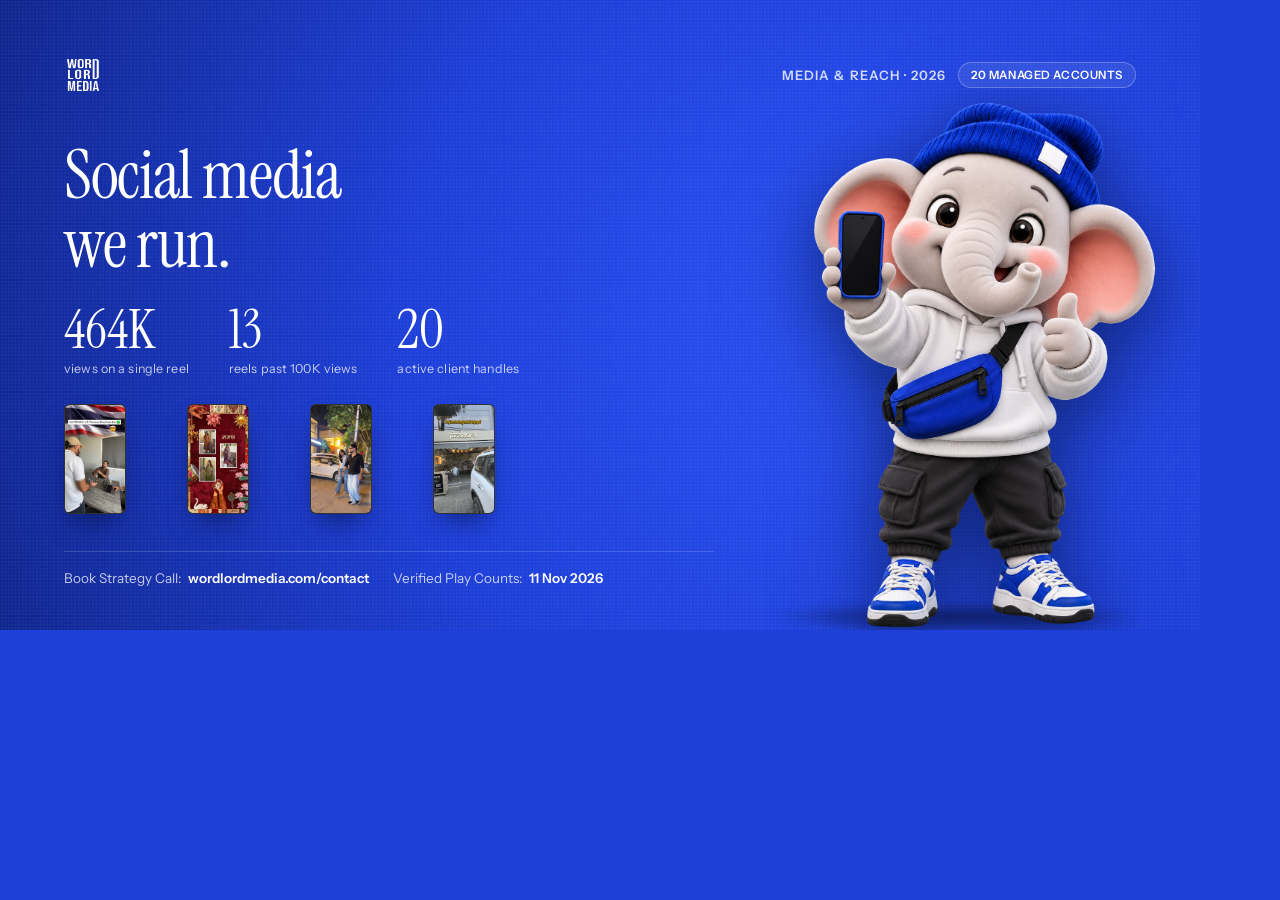
<file: public/og-social-card.html>
<!doctype html>
<html lang="en">
<head>
  <meta charset="utf-8">
  <title>WordLord Media — Social Media Portfolio OG</title>
  <link rel="preconnect" href="https://fonts.googleapis.com">
  <link rel="preconnect" href="https://fonts.gstatic.com" crossorigin>
  <link href="https://fonts.googleapis.com/css2?family=Instrument+Serif:ital@0;1&family=Instrument+Sans:wght@400;500;600;700&family=Geist:wght@400;500;600&display=swap" rel="stylesheet">
  <style>
    * { box-sizing: border-box; margin: 0; padding: 0; }
    html, body {
      width: 1200px;
      height: 630px;
      overflow: hidden;
      font-family: 'Geist', -apple-system, sans-serif;
      background: #1E3FD8;
    }
    .og-card {
      width: 1200px;
      height: 630px;
      position: relative;
      background: radial-gradient(circle at 72% 52%, #2a52f5 0%, #1E3FD8 50%, #10268e 100%);
      color: #ffffff;
      padding: 56px 64px 44px;
      display: flex;
      flex-direction: column;
      justify-content: space-between;
      overflow: hidden;
    }
    .og-card::before {
      content: "";
      position: absolute;
      inset: 0;
      pointer-events: none;
      opacity: 0.45;
      background-image: radial-gradient(rgba(255, 255, 255, 0.12) 0.8px, transparent 0.9px);
      background-size: 3.5px 3.5px;
    }
    
    /* Header */
    .og-head {
      display: flex;
      justify-content: space-between;
      align-items: center;
      position: relative;
      z-index: 2;
    }
    .og-logo {
      height: 38px;
      width: auto;
    }
    .og-meta {
      display: flex;
      align-items: center;
      gap: 12px;
      font-family: 'Instrument Sans', sans-serif;
      font-size: 13px;
      font-weight: 600;
      letter-spacing: 0.08em;
      color: rgba(255, 255, 255, 0.8);
    }
    .og-badge {
      padding: 5px 12px;
      border: 1px solid rgba(255, 255, 255, 0.25);
      border-radius: 999px;
      background: rgba(255, 255, 255, 0.08);
      font-size: 11.5px;
      letter-spacing: 0.05em;
      color: #ffffff;
    }

    /* Main editorial section */
    .og-body {
      position: relative;
      z-index: 2;
      max-width: 650px;
      margin-top: 10px;
    }
    .og-title {
      font-family: 'Instrument Serif', Georgia, serif;
      font-weight: 400;
      font-size: 68px;
      line-height: 1.02;
      letter-spacing: -0.02em;
      color: #ffffff;
      margin-bottom: 24px;
    }

    /* Stats display */
    .og-stats {
      display: flex;
      align-items: flex-start;
      gap: 40px;
      margin-bottom: 28px;
    }
    .og-stat {
      display: flex;
      flex-direction: column;
      gap: 4px;
    }
    .og-num {
      font-family: 'Instrument Serif', Georgia, serif;
      font-size: 54px;
      line-height: 1;
      color: #ffffff;
      font-weight: 400;
    }
    .og-lbl {
      font-family: 'Instrument Sans', sans-serif;
      font-size: 12.5px;
      color: rgba(255, 255, 255, 0.75);
      letter-spacing: 0.01em;
    }

    /* Thumbnail reel strip */
    .og-strip {
      display: grid;
      grid-template-columns: repeat(4, 1fr);
      gap: 12px;
      max-width: 480px;
    }
    .og-shot {
      border-radius: 6px;
      overflow: hidden;
      border: 1px solid rgba(255, 255, 255, 0.2);
      box-shadow: 0 14px 28px -10px rgba(0, 10, 40, 0.6);
      aspect-ratio: 9 / 16;
      height: 110px;
      background: #000;
    }
    .og-shot img {
      width: 100%;
      height: 100%;
      object-fit: cover;
      display: block;
    }

    /* Footer info */
    .og-foot {
      position: relative;
      z-index: 2;
      display: flex;
      align-items: center;
      gap: 24px;
      font-family: 'Instrument Sans', sans-serif;
      font-size: 13.5px;
      color: rgba(255, 255, 255, 0.75);
      border-top: 1px solid rgba(255, 255, 255, 0.15);
      padding-top: 18px;
      max-width: 650px;
    }
    .og-foot-item {
      display: flex;
      align-items: center;
      gap: 7px;
    }
    .og-foot-item b {
      color: #ffffff;
      font-weight: 600;
    }

    /* Mascot grounding on the right */
    .mascot-wrap {
      position: absolute;
      right: 25px;
      bottom: 0;
      height: 560px;
      width: 440px;
      z-index: 1;
      pointer-events: none;
    }
    .mascot-ground-shadow {
      position: absolute;
      bottom: 0;
      left: 40px;
      width: 360px;
      height: 26px;
      background: radial-gradient(ellipse at 50% 50%, rgba(5, 12, 45, 0.65) 0%, rgba(5, 12, 45, 0.25) 50%, transparent 75%);
      filter: blur(5px);
    }
    .mascot-img {
      position: absolute;
      bottom: -10px;
      right: 0;
      height: 100%;
      width: auto;
      object-fit: contain;
      object-position: bottom right;
      filter: drop-shadow(0 14px 25px rgba(0, 15, 60, 0.3)) drop-shadow(0 30px 50px rgba(0, 10, 40, 0.4));
    }
  </style>
</head>
<body>
  <div class="og-card">
    <header class="og-head">
      <img src="assets/wl-logo.png" alt="WordLord Media" class="og-logo">
      <div class="og-meta">
        <span>MEDIA &amp; REACH · 2026</span>
        <span class="og-badge">20 MANAGED ACCOUNTS</span>
      </div>
    </header>

    <div class="og-body">
      <h1 class="og-title">Social media<br>we run.</h1>
      
      <div class="og-stats">
        <div class="og-stat">
          <span class="og-num">464K</span>
          <span class="og-lbl">views on a single reel</span>
        </div>
        <div class="og-stat">
          <span class="og-num">13</span>
          <span class="og-lbl">reels past 100K views</span>
        </div>
        <div class="og-stat">
          <span class="og-num">20</span>
          <span class="og-lbl">active client handles</span>
        </div>
      </div>

      <div class="og-strip">
        <div class="og-shot"><img src="assets/social/p1travels/1.jpg" alt="P1 Travels"></div>
        <div class="og-shot"><img src="assets/social/vaasii.in/1.jpg" alt="Vaasii"></div>
        <div class="og-shot"><img src="assets/social/ozasco.in/1.jpg" alt="The Ozasco"></div>
        <div class="og-shot"><img src="assets/social/pindauraindia/1.jpg" alt="The Pindaura"></div>
      </div>
    </div>

    <footer class="og-foot">
      <div class="og-foot-item">
        <span>Book Strategy Call:</span>
        <b>wordlordmedia.com/contact</b>
      </div>
      <div class="og-foot-item">
        <span>Verified Play Counts:</span>
        <b>11 Nov 2026</b>
      </div>
    </footer>

    <div class="mascot-wrap">
      <div class="mascot-ground-shadow"></div>
      <img src="assets/mascot/elephant-phone.png" alt="WordLord Elephant Mascot" class="mascot-img">
    </div>
  </div>
</body>
</html>
</file>
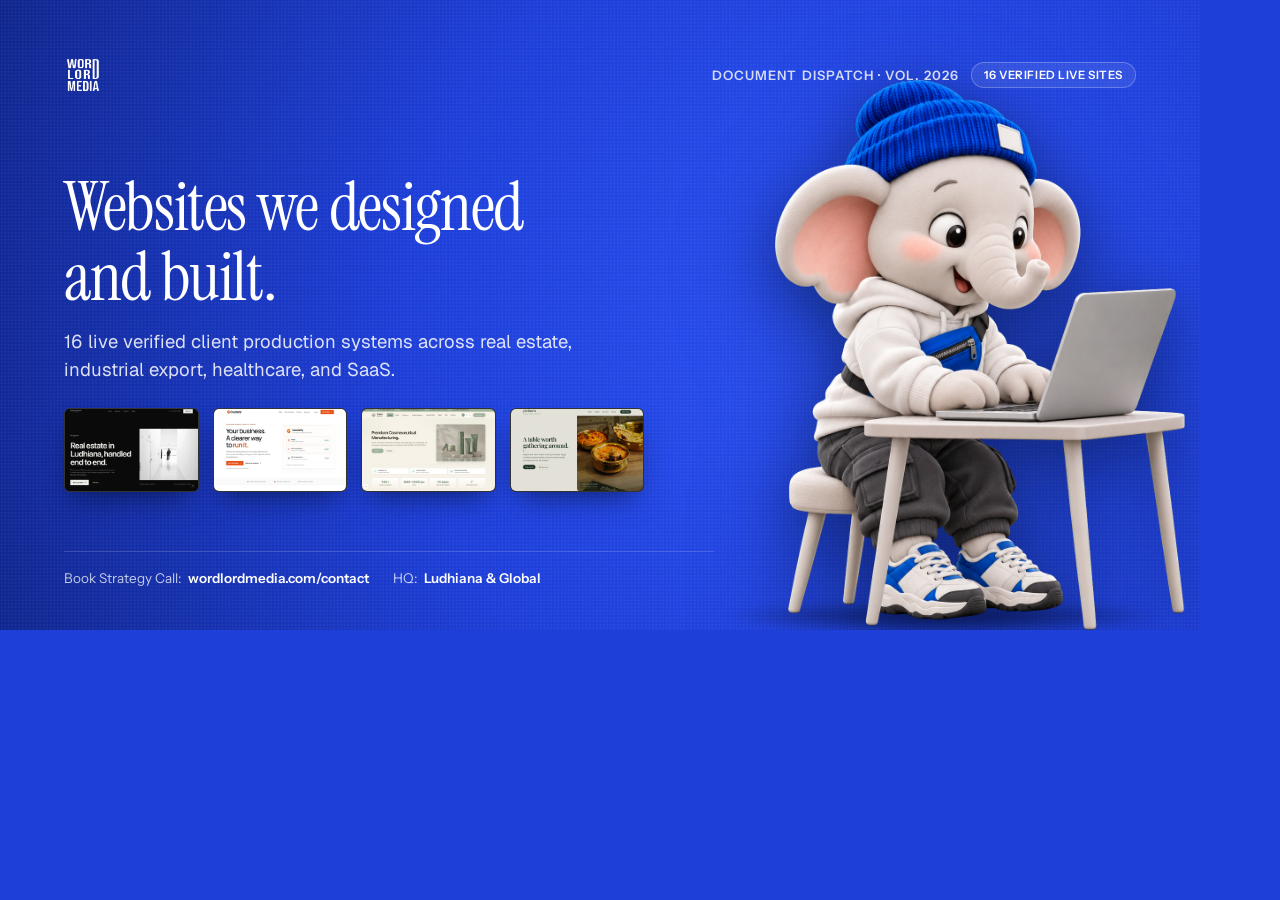
<file: public/og-websites-card.html>
<!doctype html>
<html lang="en">
<head>
  <meta charset="utf-8">
  <title>WordLord Media — Websites Portfolio OG</title>
  <link rel="preconnect" href="https://fonts.googleapis.com">
  <link rel="preconnect" href="https://fonts.gstatic.com" crossorigin>
  <link href="https://fonts.googleapis.com/css2?family=Instrument+Serif:ital@0;1&family=Instrument+Sans:wght@400;500;600;700&family=Geist:wght@400;500;600&display=swap" rel="stylesheet">
  <style>
    * { box-sizing: border-box; margin: 0; padding: 0; }
    html, body {
      width: 1200px;
      height: 630px;
      overflow: hidden;
      font-family: 'Geist', -apple-system, sans-serif;
      background: #1E3FD8;
    }
    .og-card {
      width: 1200px;
      height: 630px;
      position: relative;
      background: radial-gradient(circle at 72% 52%, #2a52f5 0%, #1E3FD8 50%, #10268e 100%);
      color: #ffffff;
      padding: 56px 64px 44px;
      display: flex;
      flex-direction: column;
      justify-content: space-between;
      overflow: hidden;
    }
    .og-card::before {
      content: "";
      position: absolute;
      inset: 0;
      pointer-events: none;
      opacity: 0.45;
      background-image: radial-gradient(rgba(255, 255, 255, 0.12) 0.8px, transparent 0.9px);
      background-size: 3.5px 3.5px;
    }
    
    /* Header */
    .og-head {
      display: flex;
      justify-content: space-between;
      align-items: center;
      position: relative;
      z-index: 2;
    }
    .og-logo {
      height: 38px;
      width: auto;
    }
    .og-meta {
      display: flex;
      align-items: center;
      gap: 12px;
      font-family: 'Instrument Sans', sans-serif;
      font-size: 13px;
      font-weight: 600;
      letter-spacing: 0.08em;
      color: rgba(255, 255, 255, 0.8);
    }
    .og-badge {
      padding: 5px 12px;
      border: 1px solid rgba(255, 255, 255, 0.25);
      border-radius: 999px;
      background: rgba(255, 255, 255, 0.08);
      font-size: 11.5px;
      letter-spacing: 0.05em;
      color: #ffffff;
    }

    /* Main editorial section */
    .og-body {
      position: relative;
      z-index: 2;
      max-width: 650px;
      margin-top: 20px;
    }
    .og-title {
      font-family: 'Instrument Serif', Georgia, serif;
      font-weight: 400;
      font-size: 68px;
      line-height: 1.02;
      letter-spacing: -0.02em;
      color: #ffffff;
      margin-bottom: 16px;
    }
    .og-sub {
      font-size: 18.5px;
      line-height: 1.5;
      color: rgba(255, 255, 255, 0.85);
      max-width: 580px;
      margin-bottom: 24px;
    }

    /* Thumbnail strip of verified live sites */
    .og-strip {
      display: grid;
      grid-template-columns: repeat(4, 1fr);
      gap: 14px;
      max-width: 580px;
    }
    .og-shot {
      border-radius: 6px;
      overflow: hidden;
      border: 1px solid rgba(255, 255, 255, 0.2);
      box-shadow: 0 14px 28px -10px rgba(0, 10, 40, 0.6);
      aspect-ratio: 16 / 10;
      background: #000;
    }
    .og-shot img {
      width: 100%;
      height: 100%;
      object-fit: cover;
      display: block;
    }

    /* Footer info */
    .og-foot {
      position: relative;
      z-index: 2;
      display: flex;
      align-items: center;
      gap: 24px;
      font-family: 'Instrument Sans', sans-serif;
      font-size: 13.5px;
      color: rgba(255, 255, 255, 0.75);
      border-top: 1px solid rgba(255, 255, 255, 0.15);
      padding-top: 18px;
      max-width: 650px;
    }
    .og-foot-item {
      display: flex;
      align-items: center;
      gap: 7px;
    }
    .og-foot-item b {
      color: #ffffff;
      font-weight: 600;
    }

    /* Mascot grounding on the right */
    .mascot-wrap {
      position: absolute;
      right: 15px;
      bottom: 0;
      height: 550px;
      width: 480px;
      z-index: 1;
      pointer-events: none;
    }
    .mascot-ground-shadow {
      position: absolute;
      bottom: 0;
      left: 30px;
      width: 420px;
      height: 28px;
      background: radial-gradient(ellipse at 50% 50%, rgba(5, 12, 45, 0.65) 0%, rgba(5, 12, 45, 0.25) 50%, transparent 75%);
      filter: blur(5px);
    }
    .mascot-img {
      position: absolute;
      bottom: 0;
      right: 0;
      height: 100%;
      width: auto;
      object-fit: contain;
      object-position: bottom right;
      filter: drop-shadow(0 14px 25px rgba(0, 15, 60, 0.3)) drop-shadow(0 30px 50px rgba(0, 10, 40, 0.4));
    }
  </style>
</head>
<body>
  <div class="og-card">
    <header class="og-head">
      <img src="assets/wl-logo.png" alt="WordLord Media" class="og-logo">
      <div class="og-meta">
        <span>DOCUMENT DISPATCH · VOL. 2026</span>
        <span class="og-badge">16 VERIFIED LIVE SITES</span>
      </div>
    </header>

    <div class="og-body">
      <h1 class="og-title">Websites we designed<br>and built.</h1>
      <p class="og-sub">16 live verified client production systems across real estate, industrial export, healthcare, and SaaS.</p>
      
      <div class="og-strip">
        <div class="og-shot"><img src="assets/shots/dhunna-desktop.jpg" alt="Dhunna Infra"></div>
        <div class="og-shot"><img src="assets/shots/counterly-desktop.jpg" alt="Counterly"></div>
        <div class="og-shot"><img src="assets/shots/shaaira-desktop.jpg" alt="Shaaira Biocare"></div>
        <div class="og-shot"><img src="assets/shots/pindaura-desktop.jpg" alt="The Pindaura"></div>
      </div>
    </div>

    <footer class="og-foot">
      <div class="og-foot-item">
        <span>Book Strategy Call:</span>
        <b>wordlordmedia.com/contact</b>
      </div>
      <div class="og-foot-item">
        <span>HQ:</span>
        <b>Ludhiana &amp; Global</b>
      </div>
    </footer>

    <div class="mascot-wrap">
      <div class="mascot-ground-shadow"></div>
      <img src="assets/mascot/elephant-laptop-grounded.png" alt="WordLord Elephant Mascot" class="mascot-img">
    </div>
  </div>
</body>
</html>
</file>
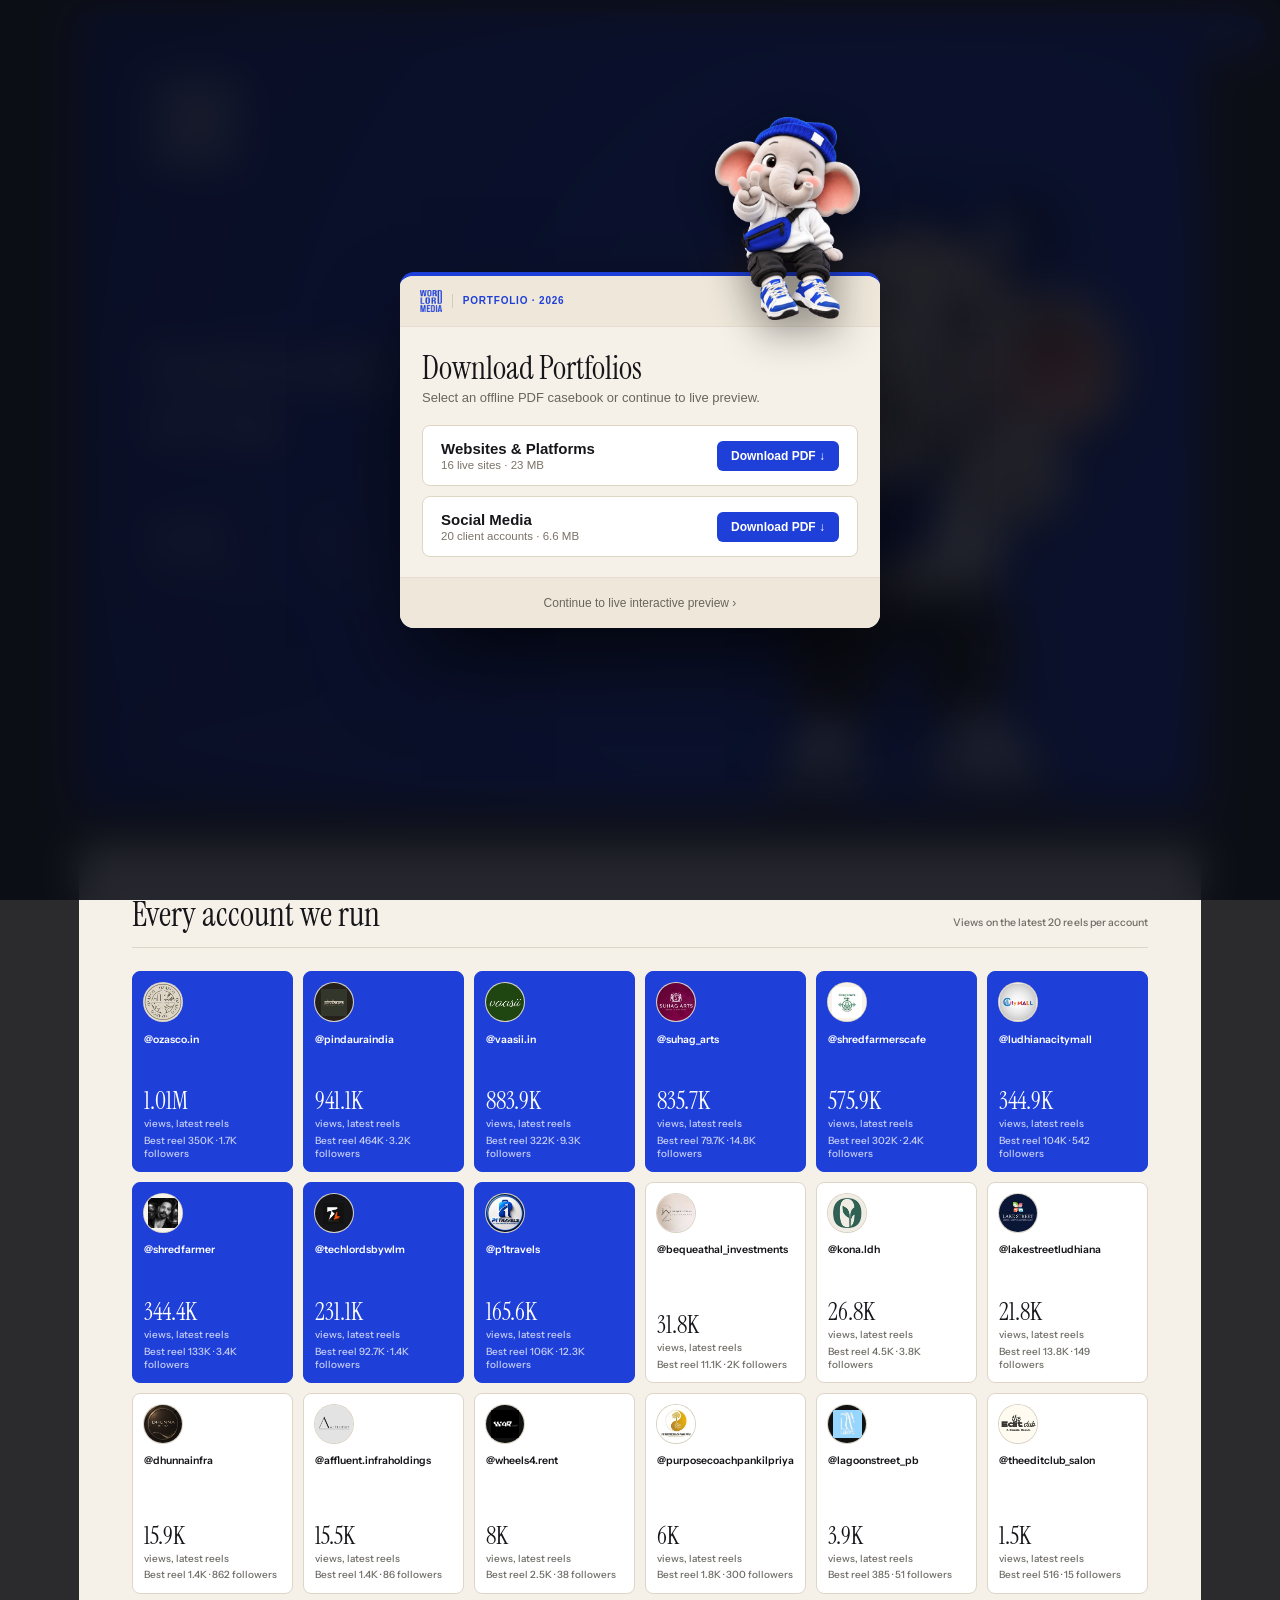
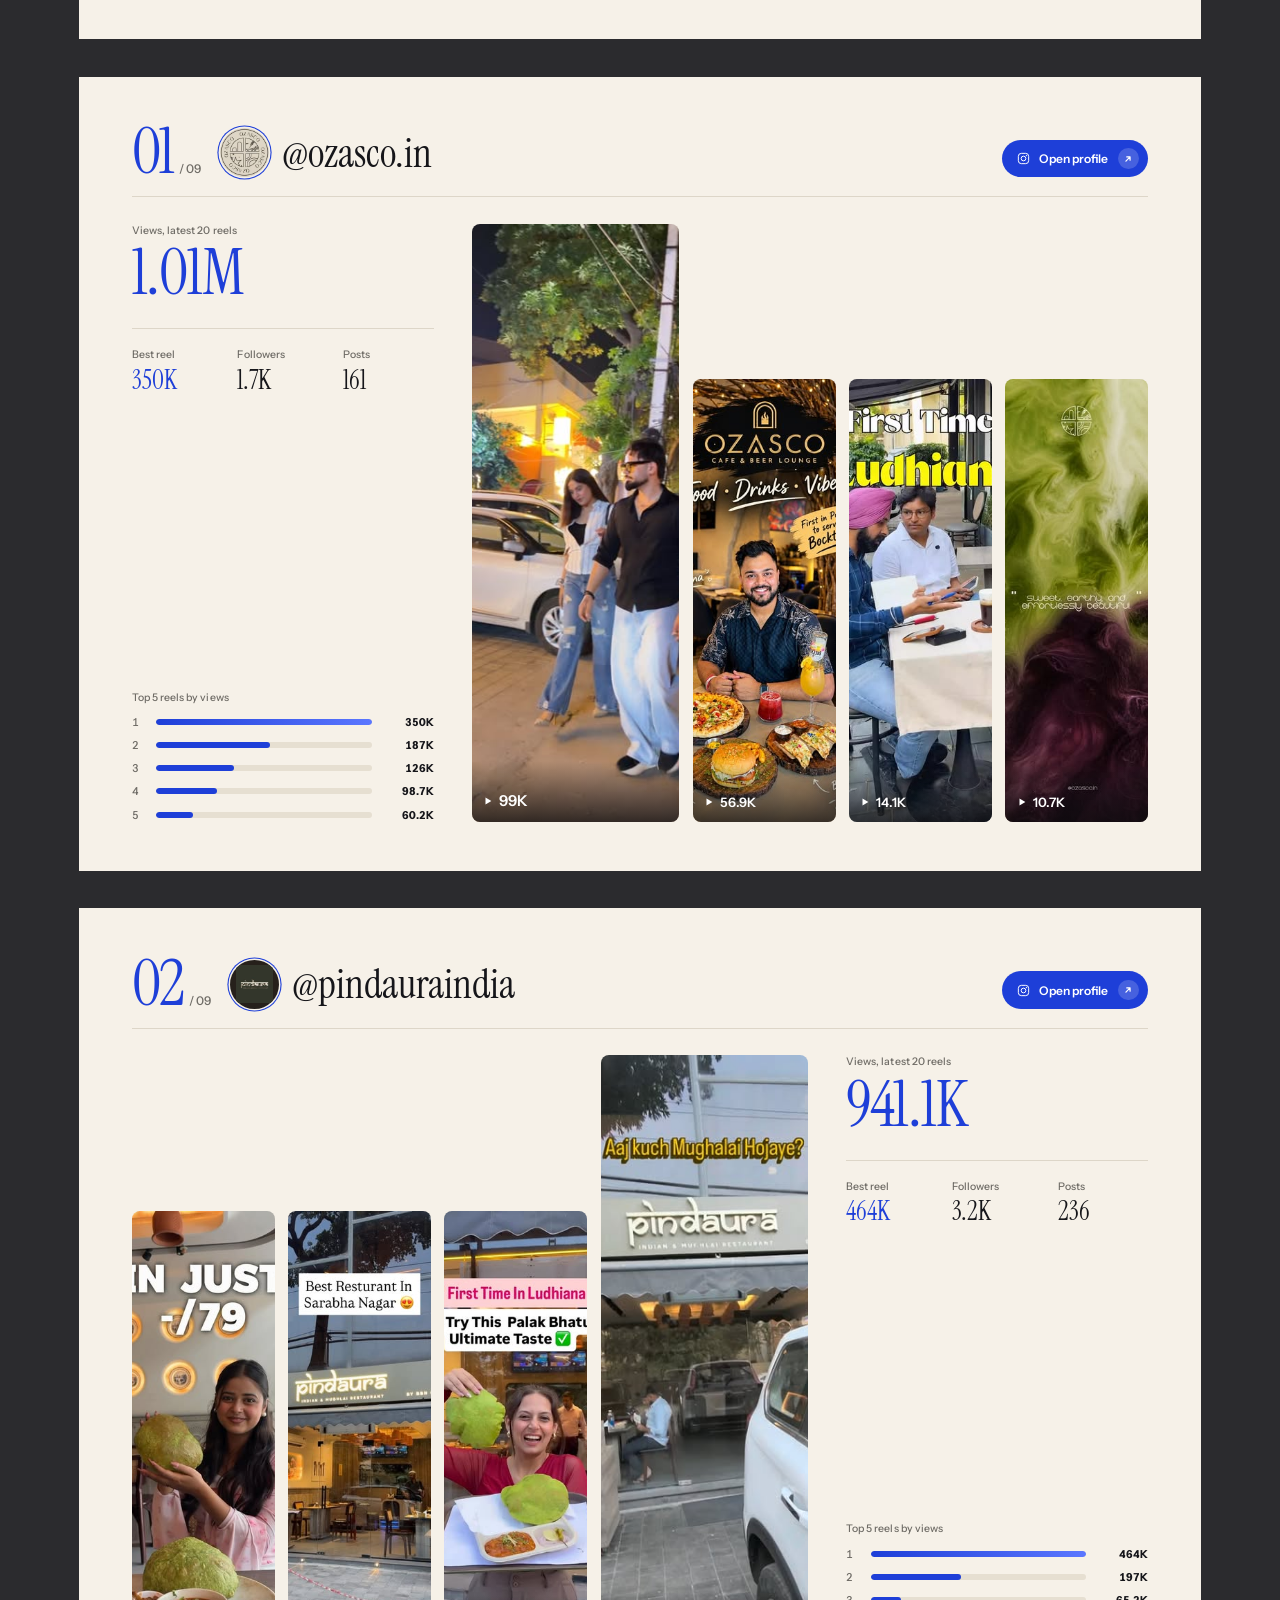
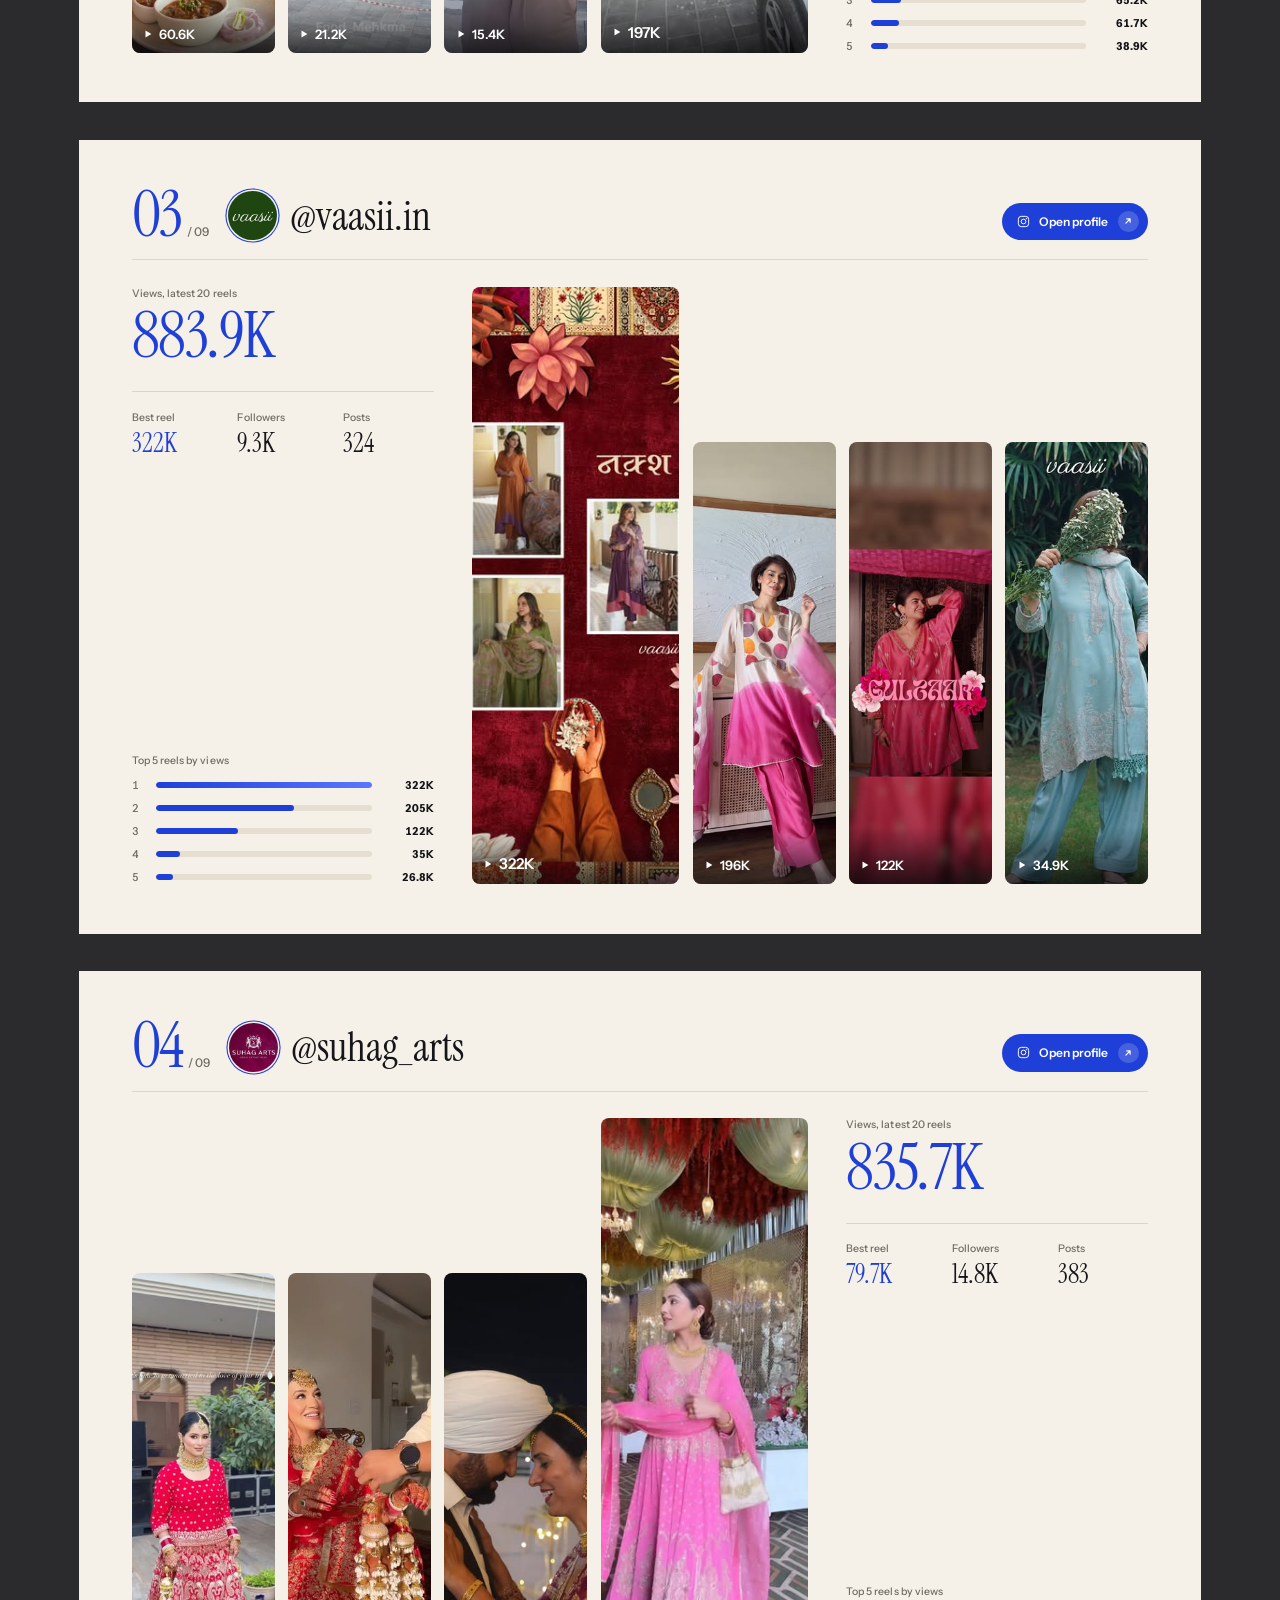
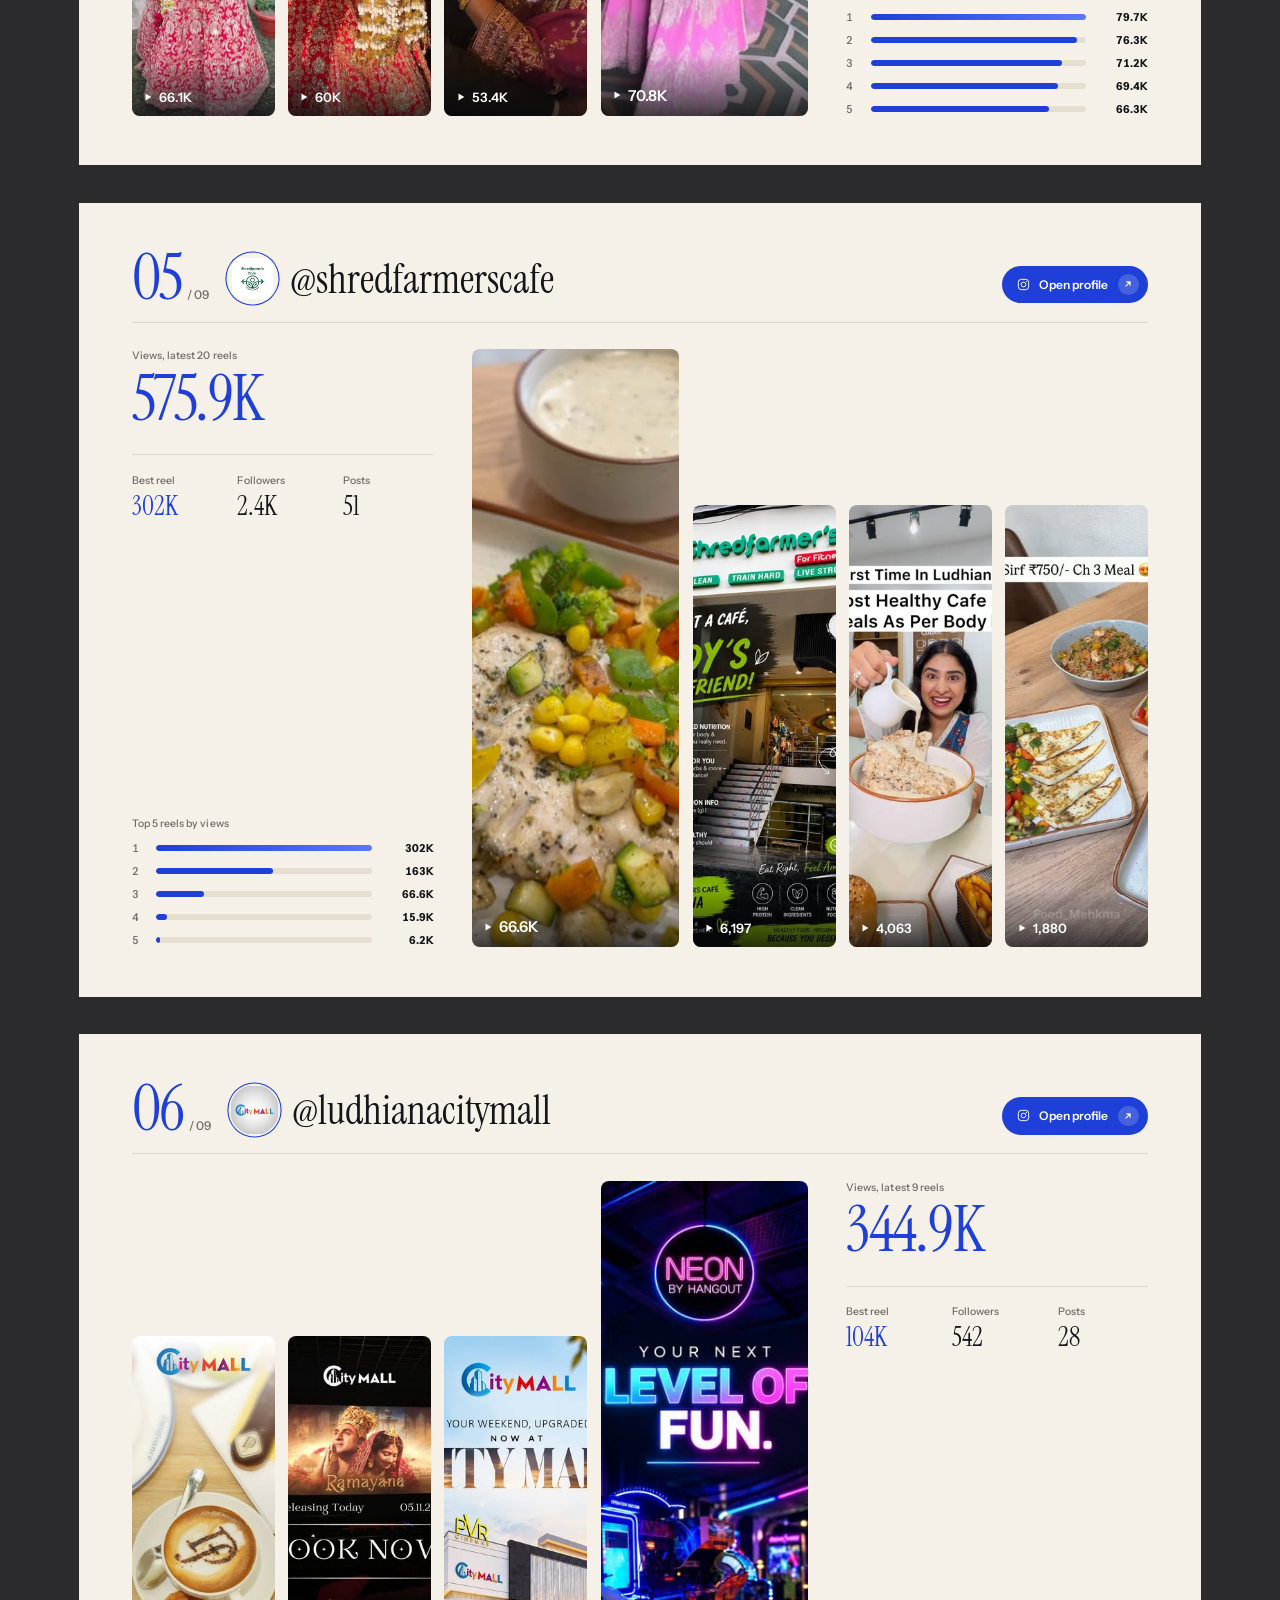
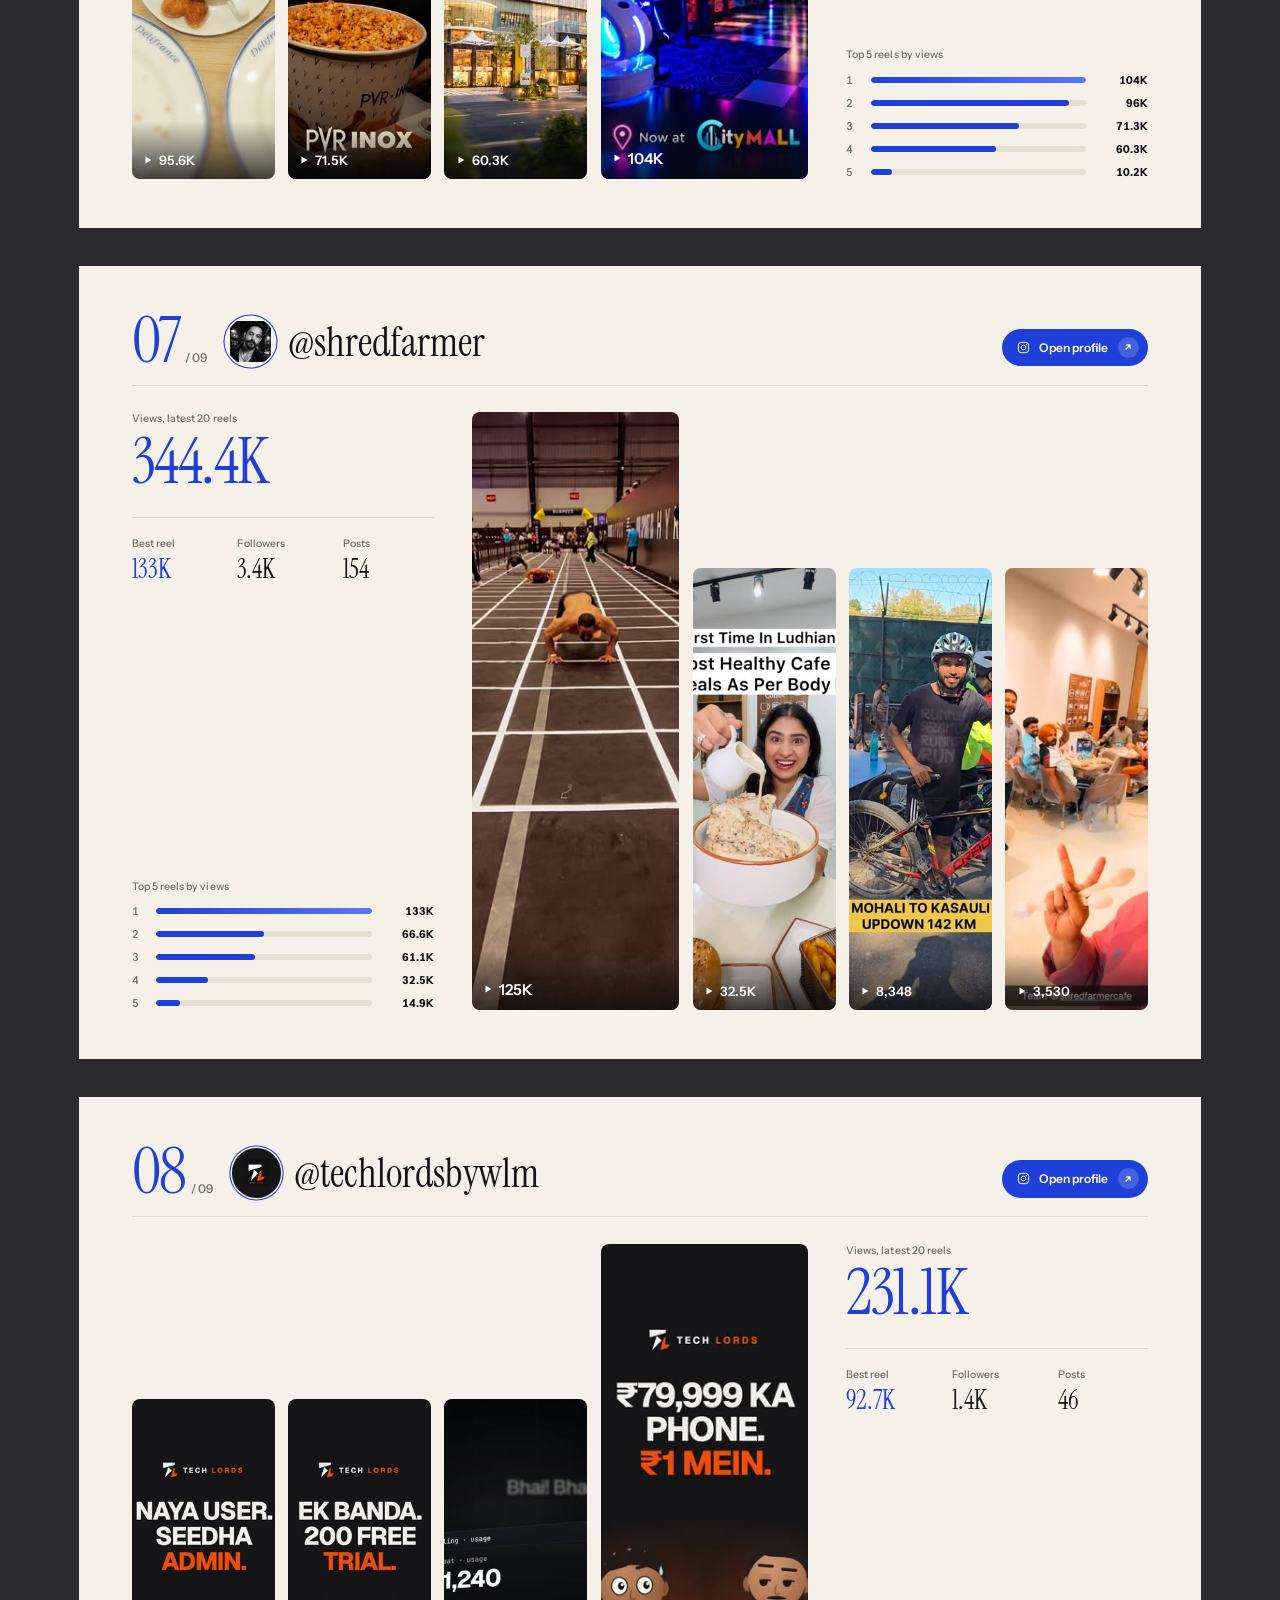
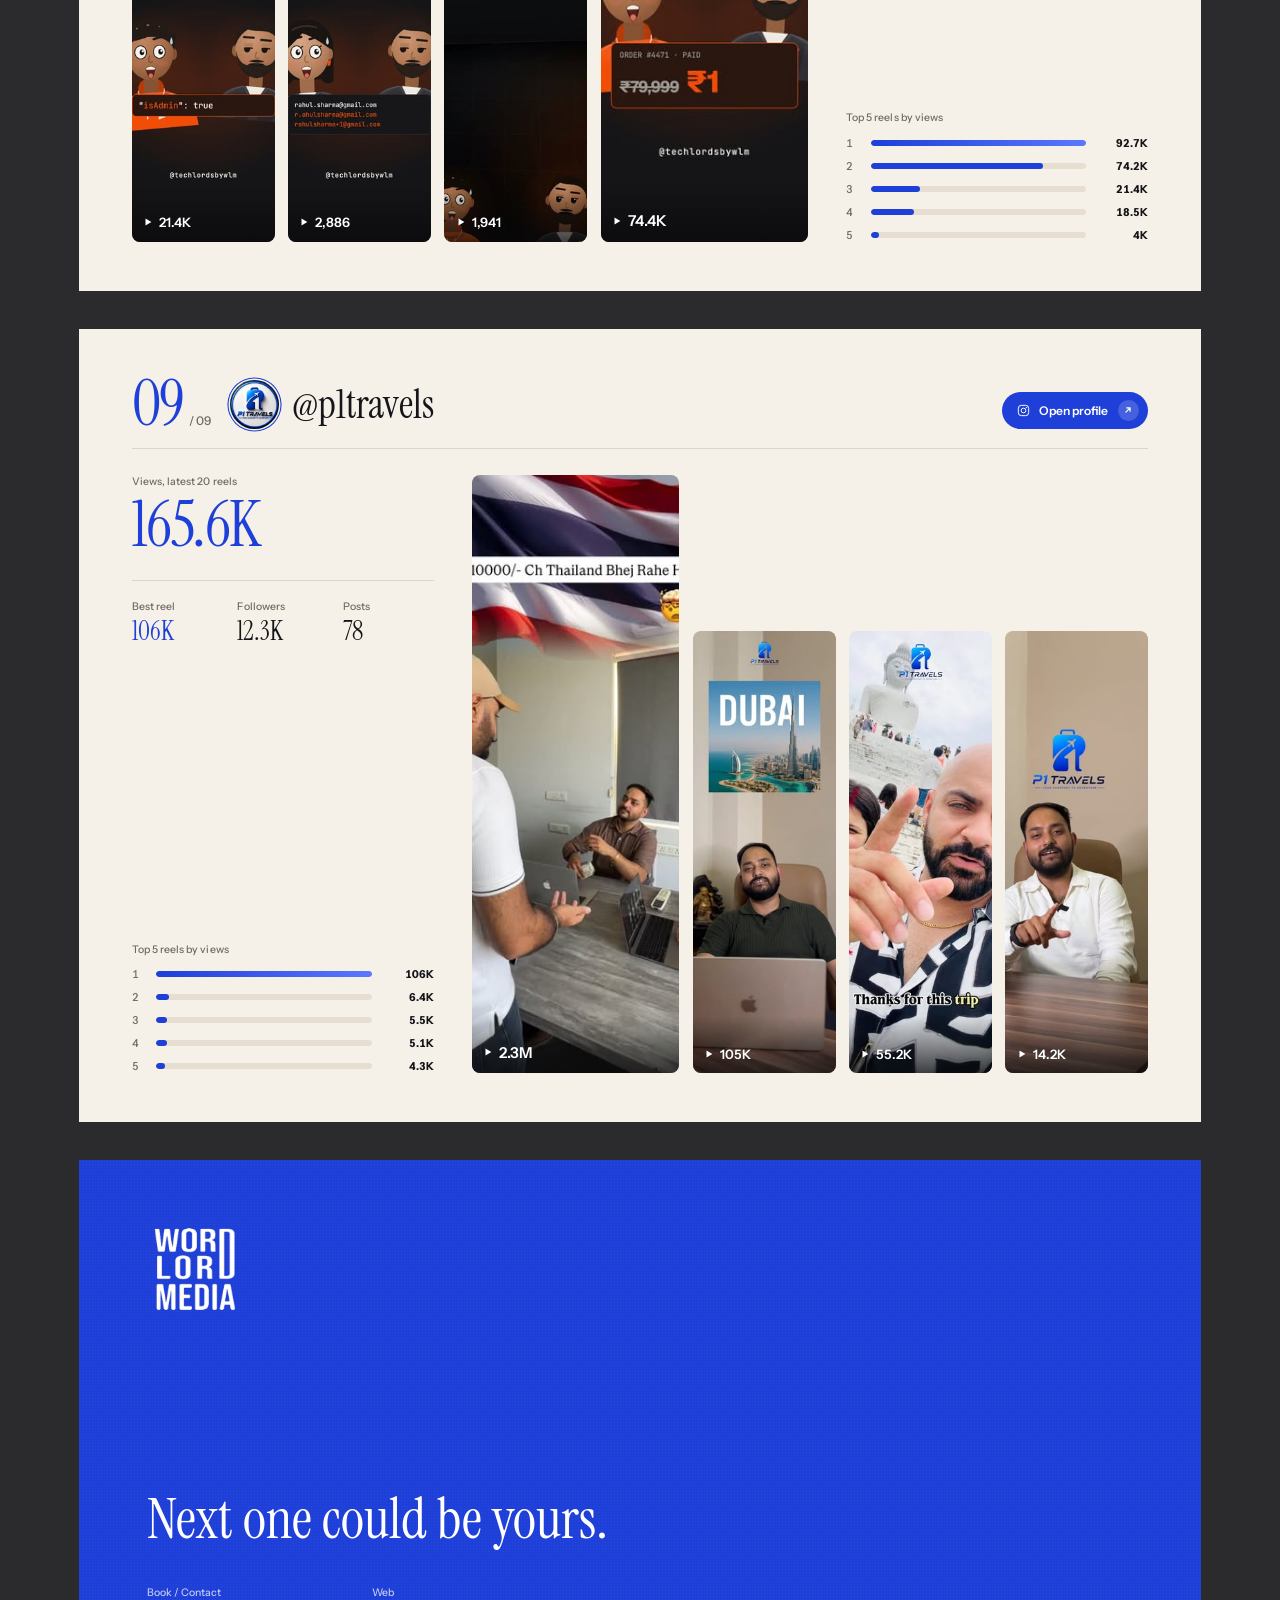
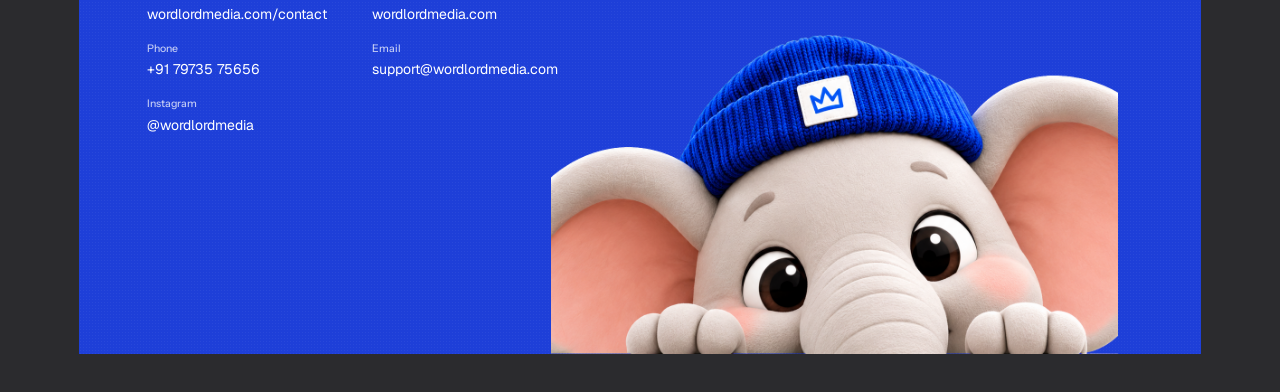
<file: public/social.html>
<!doctype html><html lang="en"><head><meta charset="utf-8"><title>WordLord Media — Social</title>
<link href="https://fonts.googleapis.com/css2?family=Instrument+Serif:ital@0;1&family=Instrument+Sans:wght@400;500;600&family=Fraunces:opsz,wght@9..144,500&family=Bricolage+Grotesque:opsz,wght@12..96,600&family=Hanken+Grotesk:wght@400;500;600&family=Geist:wght@400;500;600&family=Geist+Mono:wght@400;500&display=swap" rel="stylesheet">
<link rel="stylesheet" href="studio.css"><style>:root{--cobalt:#1E3FD8}
:root{--ink:#16161a;--mute:#6f6c66;--line:#ddd6c8;--paper:#f6f1e8;--h2:32px;--body-size:12px;--title-font:'Instrument Serif',serif;--body-font:'Geist',system-ui,sans-serif}
*{box-sizing:border-box;margin:0;padding:0}
body{background:#2b2b2e;font-family:var(--body-font);padding-top:14px;color:var(--ink);-webkit-print-color-adjust:exact;print-color-adjust:exact}
a{color:inherit;text-decoration:none}
.mono{font-family:'Instrument Sans',sans-serif;font-size:10.5px;font-weight:500;letter-spacing:.005em;color:var(--mute)}
.page{width:297mm;height:210mm;margin:0 auto 10mm;overflow:hidden;position:relative;background:var(--paper);break-after:page;padding:14mm 14mm 12mm;display:flex;flex-direction:column;gap:6mm}
.page:last-child{break-after:auto}
.top{display:flex;justify-content:space-between;border-bottom:1px solid var(--line);padding-bottom:3mm;color:var(--mute)}

.brand{background:var(--cobalt);color:#fff;display:grid;grid-template-rows:auto 1fr auto;padding:18mm 16mm}
.brand::before{content:"";position:absolute;inset:0;pointer-events:none;opacity:.5;background-image:radial-gradient(rgba(255,255,255,.09) .6px,transparent .7px);background-size:3px 3px}
.logo{display:block;border:0}
.logo.big{width:96px;position:relative}
.cv{align-self:center;position:relative}
.cv .mono{color:rgba(255,255,255,.7)}
.brand h1{font-family:var(--title-font);font-weight:400;font-size:52px;line-height:1.02;margin:5mm 0 12mm}
.stat{display:flex;align-items:baseline;gap:5mm;border-top:1px solid rgba(255,255,255,.35);padding-top:6mm}
.stat b{font-family:var(--title-font);font-weight:400;font-size:64px;line-height:1}
.stat span{font-size:13px;color:rgba(255,255,255,.85);max-width:55mm}
.note{position:relative;color:rgba(255,255,255,.6)}
.contact{display:grid;grid-template-columns:repeat(2,auto);gap:5mm 12mm;justify-content:start}
.contact dt{color:rgba(255,255,255,.65);margin-bottom:1.5mm}
.contact dd{font-size:14px}

.bars{list-style:none;display:grid;gap:6mm;margin-top:4mm}
.sum{display:grid;grid-template-columns:repeat(4,1fr);gap:4mm;padding:4mm 0 8mm;border-bottom:1px solid var(--line)}
.sum dt{color:var(--mute);margin-bottom:2mm}
.sum dd{font-family:var(--title-font);font-size:40px;line-height:1}
.sum div:first-child dd{color:var(--cobalt)}
.bars li{display:grid;grid-template-columns:52mm 1fr 18mm;align-items:center;gap:4mm;font-size:12px}
.bars .bar{height:11px;background:#e8e1d3;border-radius:2px;overflow:hidden}
.bars .bar i{display:block;height:100%;background:var(--cobalt)}
.bars .v{text-align:right;font-family:'Instrument Sans',sans-serif;font-weight:600;font-size:11.5px;font-variant-numeric:tabular-nums}

.duo{gap:7mm}
.acct{flex:1;display:flex;flex-direction:column;gap:4mm;min-height:0}
.acct+.acct{border-top:1px solid var(--line);padding-top:6mm}
.head{display:grid;grid-template-columns:auto 1fr auto;align-items:end;gap:5mm}
.num{display:flex;flex-direction:column;line-height:1;color:var(--cobalt)}
.num b{font-family:var(--title-font);font-weight:400;font-size:calc(var(--h2) * 1.6);line-height:.8;letter-spacing:-.03em}
.num .mono{color:var(--mute);margin-top:2mm}
.who{display:flex;flex-direction:column;gap:1.5mm}
.who .tag{color:var(--cobalt)}
.who h2{font-family:var(--title-font);font-weight:400;font-size:var(--h2);line-height:1}
.visit{display:inline-flex;align-items:center;gap:2.5mm;background:var(--cobalt);color:#fff;border-radius:999px;padding:2.2mm 2.6mm 2.2mm 4mm;font:600 12px 'Instrument Sans',sans-serif}
.visit .mono{opacity:.75;font-size:8px}
.visit i{font-style:normal;display:grid;place-items:center;width:5.5mm;height:5.5mm;border-radius:50%;background:rgba(255,255,255,.18);font-size:10px}
.stats{display:grid;grid-template-columns:repeat(4,1fr);gap:4mm}
.stats dt{color:var(--mute);margin-bottom:1.5mm}
.stats dd{font-family:var(--title-font);font-size:26px;line-height:1}
.stats div:first-child dd{color:var(--cobalt)}
.tiles{flex:1;min-height:0;display:grid;grid-template-columns:repeat(4,1fr);gap:3mm}
.tile{position:relative;border-radius:4px;overflow:hidden;background:repeating-linear-gradient(135deg,#e6dfd0 0 6px,#eee8db 6px 12px);min-height:0}
.tile img{width:100%;height:100%;object-fit:cover;display:block}
.tile figcaption{position:absolute;left:0;right:0;bottom:0;padding:6mm 2.5mm 2.5mm;font-size:10px;color:#fff;background:linear-gradient(transparent,rgba(9,9,11,.75))}
.tile figcaption b{font-size:13px;font-weight:600}

.tbl{width:100%;border-collapse:collapse;font-size:11.5px}
.tbl th{text-align:left;color:var(--mute);font-weight:400;padding:0 2mm 2.5mm;border-bottom:1px solid var(--ink)}
.tbl td{padding:3mm 2mm;border-bottom:1px solid var(--line)}
.tbl td:first-child{font-weight:500}
.tbl th:not(:first-child),.tbl td:not(:first-child){text-align:right;font-family:'Instrument Sans',sans-serif;font-variant-numeric:tabular-nums;font-size:11.5px}

@page{size:A4 landscape;margin:0}
@media print{body{background:none;padding:0}.noprint{display:none}.page{margin:0}}

.who{flex-direction:row!important;align-items:center;gap:3.5mm!important}
.av{width:13mm;height:13mm;border-radius:50%;overflow:hidden;flex:none;display:grid;place-items:center;background:#fff;box-shadow:0 0 0 1.5px var(--paper),0 0 0 2.6px var(--cobalt)}
.av img{width:100%;height:100%;object-fit:cover}
.av.sm{width:6.5mm;height:6.5mm;box-shadow:0 0 0 1px #d9d2c4}
.mono-av{background:var(--cobalt)!important;color:#fff;font-family:var(--title-font);font-size:22px}
.av.sm.mono-av{font-size:12px}
.h{display:inline-flex;align-items:center;gap:2.5mm}
.ig{width:13px;height:13px}
.brand .mono,.cv .mono,.note{color:rgba(255,255,255,.72)!important}

.stat-tile{background:var(--cobalt)!important;color:#fff;display:flex;flex-direction:column;justify-content:flex-end;padding:4mm;position:relative}
.stat-tile::before{content:"";position:absolute;inset:0;opacity:.5;background-image:radial-gradient(rgba(255,255,255,.1) .6px,transparent .7px);background-size:3px 3px}
.stat-tile:nth-child(n+2){background:color-mix(in srgb,var(--cobalt) 78%,#0b0b14)!important}
.stat-tile .rank{position:absolute;top:4mm;left:4mm;font:500 10.5px 'Instrument Sans',sans-serif;opacity:.75}
.stat-tile b{font:400 34px/1 var(--title-font);position:relative}
.stat-tile .lbl{font:500 10.5px 'Instrument Sans',sans-serif;opacity:.8;margin-top:1.5mm;position:relative}
.stat-tile img.ph{position:absolute;inset:0;width:100%;height:100%;object-fit:cover;opacity:0}
.stat-tile img.ph:not([src^="data:image/gif"]){opacity:1;z-index:0}
.av img[src*="pindaura"]{object-fit:contain;padding:1.5mm;background:#26201b}

.stats-cover{display:grid;grid-template-columns:repeat(3,1fr);gap:6mm;border-top:1px solid rgba(255,255,255,.35);padding-top:6mm}
.stats-cover .stat{border:0;padding:0;flex-direction:column;align-items:flex-start;gap:2mm}
.stats-cover .stat b{font-size:56px}
.stats-cover .stat span{max-width:none}

.av img[src*="wheels4.rent"],.av img[src*="lagoonstreet_pb"]{object-fit:contain;padding:1.2mm;background:#111}
.av img[src*="shredfarmer"]{object-fit:contain;padding:1mm;background:#f6f3eb}

.wall-head{display:flex;justify-content:space-between;align-items:baseline;border-bottom:1px solid var(--line);padding-bottom:4mm}
.wall-head h2{font-family:var(--title-font);font-weight:400;font-size:34px;line-height:1}
.cards{flex:1;display:grid;grid-template-columns:repeat(4,1fr);grid-auto-rows:1fr;gap:3mm}
.card{background:#fff;border:1px solid var(--line);border-radius:8px;padding:3.4mm;display:flex;flex-direction:column;gap:1mm;min-height:0}
.card .av{width:10mm;height:10mm;margin-bottom:2mm;box-shadow:0 0 0 1px #d9d2c4}
.card .h{font:600 10.5px 'Instrument Sans',sans-serif;overflow:hidden;text-overflow:ellipsis;white-space:nowrap}
.card b{font:400 28px/1 var(--title-font);margin-top:auto}
.card .s,.card .s2{font:500 10px 'Instrument Sans',sans-serif;color:var(--mute)}
.card.hot{background:var(--cobalt);color:#fff;border-color:var(--cobalt)}
.card.hot .s,.card.hot .s2{color:rgba(255,255,255,.75)}
.card.hot .mono-av{background:#fff!important;color:var(--cobalt)}

.av img[src*="techlordsbywlm"]{object-fit:contain;padding:22%;background:#161618}

.arr{width:9px;height:9px;display:block}
.visit i .arr{width:10px;height:10px}

/* landscape: one featured account per page, stats left, four reels right */
.acctpage{padding:13mm 14mm}
.acctpage .acct{display:grid;grid-template-columns:86mm 1fr;grid-template-rows:auto 1fr;gap:6mm 9mm;height:100%}
.acctpage .head{grid-column:1/-1;border-bottom:1px solid var(--line);padding-bottom:5mm}
.acctpage .stats{grid-column:1;grid-row:2;grid-template-columns:1fr 1fr;align-content:start;gap:8mm 5mm}
.acctpage .stats dd{font-size:34px}
.acctpage .tiles{grid-column:2;grid-row:2;grid-template-columns:repeat(4,1fr);gap:3.5mm;align-items:stretch}
.tile{border-radius:8px}
.tile figcaption{display:flex;align-items:center;gap:1.6mm;font:600 12px 'Instrument Sans',sans-serif;padding:8mm 3mm 3mm}
.tile figcaption svg{width:10px;height:10px}
.cards{grid-template-columns:repeat(6,1fr)!important;gap:2.6mm!important}
.card{padding:3mm!important}
.card b{font-size:24px!important}
.brand{padding:16mm 18mm}
.brand h1{font-size:56px;margin:4mm 0 10mm}
.stats-cover{max-width:200mm}

/* account page v2: lead stat + top-5 chart left, hero reel + three shorter reels right; every other page mirrored */
.acctpage .acct{display:grid;grid-template-columns:80mm 1fr;grid-template-rows:auto 1fr;grid-template-areas:"head head" "left reels";gap:7mm 10mm;height:100%}
.acctpage.flip .acct{grid-template-columns:1fr 80mm;grid-template-areas:"head head" "reels left"}
.acctpage .head{grid-area:head}
.acctpage .left{grid-area:left;display:flex;flex-direction:column;gap:7mm;min-height:0}
.lead{display:flex;flex-direction:column;gap:2mm}
.lead b{font:400 64px/0.9 var(--title-font);color:var(--cobalt);letter-spacing:-.02em}
.acctpage .stats{display:grid;grid-template-columns:repeat(3,1fr);gap:4mm;border-top:1px solid var(--line);padding-top:5mm}
.acctpage .stats dd{font-size:26px}
.top5{margin-top:auto;display:flex;flex-direction:column;gap:3mm}
.top5 ol{list-style:none;display:grid;gap:2.4mm}
.top5 li{display:grid;grid-template-columns:4mm 1fr 14mm;align-items:center;gap:2.5mm;font:600 11px 'Instrument Sans',sans-serif;font-variant-numeric:tabular-nums}
.top5 .n{color:var(--mute);font-weight:500}
.top5 .b{height:6px;border-radius:4px;background:#e6dfd1;overflow:hidden}
.top5 .b i{display:block;height:100%;background:var(--cobalt);border-radius:4px}
.top5 li:first-child .b i{background:linear-gradient(90deg,var(--cobalt),#5b77ff)}
.top5 b{text-align:right}
.reels{grid-area:reels;display:grid;grid-template-columns:1.45fr 1fr 1fr 1fr;align-items:end;gap:3.5mm;min-height:0;height:100%}
.flip .reels{grid-template-columns:1fr 1fr 1fr 1.45fr}
.flip .reels .tile:first-child{order:4}
.reels .tile{height:74%;border-radius:8px}
.reels .tile:first-child{height:100%}
.reels .tile:first-child figcaption b{font-size:15px}

/* mascot on brand pages */
.cover .mascot{position:absolute;right:10mm;bottom:-6mm;height:178mm;z-index:1;filter:drop-shadow(0 30px 40px rgba(5,10,60,.45))}
.cover .cv,.cover .note{position:relative;z-index:2;max-width:170mm}
.end{overflow:hidden}
.end .mascot-peek{position:absolute;right:16mm;bottom:-2mm;width:120mm;z-index:1;filter:drop-shadow(0 -10px 30px rgba(5,10,60,.35))}

.cover .stats-cover{max-width:148mm;gap:5mm}
.cover .stats-cover .stat b{font-size:48px}
.cover .mascot{right:4mm;height:172mm}

.end .mascot-peek{right:-3mm;width:128mm;-webkit-mask-image:linear-gradient(90deg,transparent 0,#000 16%);mask-image:linear-gradient(90deg,transparent 0,#000 16%)}

.end .mascot-sit{position:absolute;right:18mm;bottom:10mm;height:140mm;z-index:1;filter:drop-shadow(0 26px 34px rgba(5,10,60,.45))}
.end .cv{position:relative;z-index:2}

/* cover: text column never reaches the mascot, whatever title font is chosen in Studio */
.cover .cv{max-width:128mm}
.cover .stats-cover{max-width:128mm;grid-template-columns:repeat(3,minmax(0,1fr));gap:4mm}
.cover .stats-cover .stat b{font-size:clamp(34px,4.2vw,46px)}
.cover .stats-cover .stat span{font-size:11.5px;line-height:1.35}
.cover .mascot{right:0}

/* counter on one line: big number, small total beside it */
.num{flex-direction:row!important;align-items:baseline!important;gap:1.6mm;white-space:nowrap}
.num .mono{margin-top:0!important;font-size:12px;white-space:nowrap}

.cover { background: radial-gradient(circle at 75% 55%, #2a52f5 0%, #1E3FD8 45%, #132a9e 100%) !important; }
.cover .mascot {
  height: 178mm;
  right: 14mm;
  bottom: -2mm;
  filter: drop-shadow(0 10px 18px rgba(0, 15, 60, 0.25)) drop-shadow(0 30px 45px rgba(0, 10, 40, 0.4));
}
.end .mascot-peek2{position:absolute;right:22mm;bottom:0;width:150mm;z-index:1}

/* ==========================================================================
   MOBILE FIRST & RESPONSIVE SOCIAL PORTFOLIO (WordLord Media)
   ========================================================================== */
.head-actions {
  display: flex;
  align-items: center;
  gap: 8px;
}
.btn-share {
  display: inline-flex;
  align-items: center;
  gap: 5px;
  background: #ffffff;
  border: 1px solid #ddd6c8;
  color: #16161a;
  border-radius: 999px;
  padding: 6px 12px;
  font: 600 11.5px 'Instrument Sans', sans-serif;
  cursor: pointer;
  transition: all 0.15s;
}
.btn-share:hover {
  border-color: #1E3FD8;
  color: #1E3FD8;
}

@media screen and (max-width: 960px) {
  body {
    padding: 0 !important;
    background: #0d0e14 !important;
  }
  .page {
    width: 100% !important;
    max-width: 100vw !important;
    height: auto !important;
    min-height: auto !important;
    margin: 0 0 20px 0 !important;
    border-radius: 0 !important;
    overflow: visible !important;
  }
  .cover {
    padding: 32px 18px 24px !important;
    min-height: 100vh !important;
    display: flex !important;
    flex-direction: column !important;
    justify-content: space-between !important;
    gap: 18px !important;
  }
  .cover .cv { max-width: 100% !important; }
  .cover h1 {
    font-size: 34px !important;
    line-height: 1.1 !important;
    margin: 14px 0 10px !important;
  }
  .cover .mascot {
    position: relative !important;
    width: 100% !important;
    max-width: 240px !important;
    height: 240px !important;
    bottom: auto !important;
    right: auto !important;
    margin: 8px auto 0 !important;
    display: block !important;
    object-fit: contain !important;
  }
  .cover .stats {
    flex-wrap: wrap !important;
    gap: 16px !important;
  }
  
  .wall { padding: 28px 14px !important; }
  .wall-head { flex-direction: column !important; gap: 6px !important; }
  .acctpage { padding: 24px 14px !important; }
  .acct {
    display: flex !important;
    flex-direction: column !important;
    gap: 16px !important;
  }
  .acct .top {
    flex-direction: column !important;
    align-items: flex-start !important;
    gap: 10px !important;
  }
  .acct .left {
    width: 100% !important;
  }
  .acct .reels {
    display: grid !important;
    grid-template-columns: repeat(2, 1fr) !important;
    gap: 8px !important;
  }

  .end {
    padding: 36px 18px !important;
    min-height: auto !important;
  }
  .end .contact {
    grid-template-columns: 1fr !important;
    gap: 12px !important;
  }
  .end .mascot-peek2 { display: none !important; }
}

</style>
  <meta name="robots" content="index, follow">
  <link rel="canonical" href="https://portfolio.wordlordmedia.com/social">
  <link rel="sitemap" type="application/xml" title="Sitemap" href="https://portfolio.wordlordmedia.com/sitemap.xml">
  <meta name="description" content="Official portfolio of WordLord Media. 20 managed client social accounts, 464K peak single-reel reach, 13 reels past 100K views. Authentic performance and growth.">
  
  <!-- Open Graph / Facebook -->
  <meta property="og:type" content="website">
  <meta property="og:url" content="https://portfolio.wordlordmedia.com/social">
  <meta property="og:title" content="WordLord Media — Social Media &amp; Distribution Portfolio">
  <meta property="og:description" content="20 managed client social accounts, 464K peak single-reel reach, 13 reels past 100K views. Engineered and managed by WordLord Media.">
  <meta property="og:image" content="https://portfolio.wordlordmedia.com/assets/og-social.png">

  <!-- Twitter -->
  <meta name="twitter:card" content="summary_large_image">
  <meta name="twitter:url" content="https://portfolio.wordlordmedia.com/social">
  <meta name="twitter:title" content="WordLord Media — Social Media &amp; Distribution Portfolio">
  <meta name="twitter:description" content="20 managed client social accounts, 464K peak single-reel reach, 13 reels past 100K views. Engineered and managed by WordLord Media.">
  <meta name="twitter:image" content="https://portfolio.wordlordmedia.com/assets/og-social.png">

  <!-- Structured Data JSON-LD -->
  <script type="application/ld+json">
  {
    "@context": "https://schema.org",
    "@graph": [
      {
        "@type": "Organization",
        "@id": "https://wordlordmedia.com/#organization",
        "name": "WordLord Media",
        "url": "https://wordlordmedia.com",
        "logo": "https://portfolio.wordlordmedia.com/assets/wl-logo.png",
        "sameAs": [
          "https://instagram.com/wordlordmedia",
          "https://techlord.wordlordmedia.com",
          "https://wordlordmedia.com/contact"
        ],
        "bookingService": "https://wordlordmedia.com/contact",
        "contactPoint": {
          "@type": "ContactPoint",
          "telephone": "+91-79735-75656",
          "contactType": "customer service",
          "email": "support@wordlordmedia.com"
        }
      },
      {
        "@type": "CollectionPage",
        "@id": "https://portfolio.wordlordmedia.com/social#webpage",
        "url": "https://portfolio.wordlordmedia.com/social",
        "name": "WordLord Media Social Media & Distribution Portfolio",
        "isPartOf": { "@id": "https://wordlordmedia.com/#organization" },
        "description": "Portfolio of 20 managed client social media accounts with verified reach and virality metrics by WordLord Media."
      }
    ]
  }
  </script>

</head><body>
<section class="page brand cover"><img class="mascot" src="assets/mascot/elephant-phone.png" alt=""><img class="logo big" src="assets/wl-logo.png" alt="WordLord Media">
<div class="cv">
<h1 contenteditable="true">Social media<br>we run.</h1>
<div class="stats-cover"><div class="stat"><b>464K</b><span>views on a single reel</span></div>
<div class="stat"><b>13</b><span>reels past 100K views</span></div>
<div class="stat"><b>20</b><span>Instagram accounts we run</span></div></div></div>
<p class="note mono">Public play counts read from each profile on 11 Nov 2026.</p></section><section class="page" id="all-accounts"><header class="wall-head"><h2 contenteditable="true">Every account we run</h2><p class="mono">Views on the latest 20 reels per account</p></header>
<div class="cards"><div class="card hot"><span class="av"><img src="assets/social/pfp/ozasco.in.jpg" alt=""></span><span class="h">@ozasco.in</span>
<b>1.01M</b><span class="s">views, latest reels</span><span class="s2">Best reel 350K · 1.7K followers</span></div><div class="card hot"><span class="av"><img src="assets/social/pfp/pindauraindia.jpg" alt=""></span><span class="h">@pindauraindia</span>
<b>941.1K</b><span class="s">views, latest reels</span><span class="s2">Best reel 464K · 3.2K followers</span></div><div class="card hot"><span class="av"><img src="assets/social/pfp/vaasii.in.jpg" alt=""></span><span class="h">@vaasii.in</span>
<b>883.9K</b><span class="s">views, latest reels</span><span class="s2">Best reel 322K · 9.3K followers</span></div><div class="card hot"><span class="av"><img src="assets/social/pfp/suhag_arts.jpg" alt=""></span><span class="h">@suhag_arts</span>
<b>835.7K</b><span class="s">views, latest reels</span><span class="s2">Best reel 79.7K · 14.8K followers</span></div><div class="card hot"><span class="av"><img src="assets/social/pfp/shredfarmerscafe.jpg" alt=""></span><span class="h">@shredfarmerscafe</span>
<b>575.9K</b><span class="s">views, latest reels</span><span class="s2">Best reel 302K · 2.4K followers</span></div><div class="card hot"><span class="av"><img src="assets/social/pfp/ludhianacitymall.jpg" alt=""></span><span class="h">@ludhianacitymall</span>
<b>344.9K</b><span class="s">views, latest reels</span><span class="s2">Best reel 104K · 542 followers</span></div><div class="card hot"><span class="av"><img src="assets/social/pfp/shredfarmer.jpg" alt=""></span><span class="h">@shredfarmer</span>
<b>344.4K</b><span class="s">views, latest reels</span><span class="s2">Best reel 133K · 3.4K followers</span></div><div class="card hot"><span class="av"><img src="assets/social/pfp/techlordsbywlm.jpg" alt=""></span><span class="h">@techlordsbywlm</span>
<b>231.1K</b><span class="s">views, latest reels</span><span class="s2">Best reel 92.7K · 1.4K followers</span></div><div class="card hot"><span class="av"><img src="assets/social/pfp/p1travels.jpg" alt=""></span><span class="h">@p1travels</span>
<b>165.6K</b><span class="s">views, latest reels</span><span class="s2">Best reel 106K · 12.3K followers</span></div><div class="card"><span class="av"><img src="assets/social/pfp/bequeathal_investments.jpg" alt=""></span><span class="h">@bequeathal_investments</span>
<b>31.8K</b><span class="s">views, latest reels</span><span class="s2">Best reel 11.1K · 2K followers</span></div><div class="card"><span class="av"><img src="assets/social/pfp/kona.ldh.jpg" alt=""></span><span class="h">@kona.ldh</span>
<b>26.8K</b><span class="s">views, latest reels</span><span class="s2">Best reel 4.5K · 3.8K followers</span></div><div class="card"><span class="av"><img src="assets/social/pfp/lakestreetludhiana.jpg" alt=""></span><span class="h">@lakestreetludhiana</span>
<b>21.8K</b><span class="s">views, latest reels</span><span class="s2">Best reel 13.8K · 149 followers</span></div><div class="card"><span class="av"><img src="assets/social/pfp/dhunnainfra.jpg" alt=""></span><span class="h">@dhunnainfra</span>
<b>15.9K</b><span class="s">views, latest reels</span><span class="s2">Best reel 1.4K · 862 followers</span></div><div class="card"><span class="av"><img src="assets/social/pfp/affluent.infraholdings.jpg" alt=""></span><span class="h">@affluent.infraholdings</span>
<b>15.5K</b><span class="s">views, latest reels</span><span class="s2">Best reel 1.4K · 86 followers</span></div><div class="card"><span class="av"><img src="assets/social/pfp/wheels4.rent.jpg" alt=""></span><span class="h">@wheels4.rent</span>
<b>8K</b><span class="s">views, latest reels</span><span class="s2">Best reel 2.5K · 38 followers</span></div><div class="card"><span class="av"><img src="assets/social/pfp/purposecoachpankilpriya.jpg" alt=""></span><span class="h">@purposecoachpankilpriya</span>
<b>6K</b><span class="s">views, latest reels</span><span class="s2">Best reel 1.8K · 300 followers</span></div><div class="card"><span class="av"><img src="assets/social/pfp/lagoonstreet_pb.jpg" alt=""></span><span class="h">@lagoonstreet_pb</span>
<b>3.9K</b><span class="s">views, latest reels</span><span class="s2">Best reel 385 · 51 followers</span></div><div class="card"><span class="av"><img src="assets/social/pfp/theeditclub_salon.jpg" alt=""></span><span class="h">@theeditclub_salon</span>
<b>1.5K</b><span class="s">views, latest reels</span><span class="s2">Best reel 516 · 15 followers</span></div></div></section><section class="page acctpage"><article class="acct">
  <header class="head"><div class="num"><b>01</b><span class="mono">/ 09</span></div>
    <div class="who"><span class="av"><img src="assets/social/pfp/ozasco.in.jpg" alt=""></span><h2 contenteditable="true">@ozasco.in</h2></div>
    <a class="visit" href="https://instagram.com/ozasco.in"><svg class="ig" viewBox="0 0 24 24" aria-hidden="true"><rect x="2.5" y="2.5" width="19" height="19" rx="5.5" fill="none" stroke="currentColor" stroke-width="1.8"/><circle cx="12" cy="12" r="4.3" fill="none" stroke="currentColor" stroke-width="1.8"/><circle cx="17.4" cy="6.6" r="1.2" fill="currentColor"/></svg>Open profile<i><svg class="arr" viewBox="0 0 12 12" aria-hidden="true"><path d="M3.5 8.5 8.5 3.5M4.5 3.5h4v4" fill="none" stroke="currentColor" stroke-width="1.4" stroke-linecap="round" stroke-linejoin="round"/></svg></i></a></header>
  <div class="left">
    <div class="lead"><span class="mono">Views, latest 20 reels</span><b>1.01M</b></div>
    <dl class="stats"><div><dt class="mono">Best reel</dt><dd>350K</dd></div>
    <div><dt class="mono">Followers</dt><dd>1.7K</dd></div>
    <div><dt class="mono">Posts</dt><dd>161</dd></div></dl>
    <div class="top5"><span class="mono">Top 5 reels by views</span><ol><li><span class="n">1</span><span class="b"><i style="width:100%"></i></span><b>350K</b></li><li><span class="n">2</span><span class="b"><i style="width:53%"></i></span><b>187K</b></li><li><span class="n">3</span><span class="b"><i style="width:36%"></i></span><b>126K</b></li><li><span class="n">4</span><span class="b"><i style="width:28%"></i></span><b>98.7K</b></li><li><span class="n">5</span><span class="b"><i style="width:17%"></i></span><b>60.2K</b></li></ol></div>
  </div>
  <div class="reels"><figure class="tile"><img src="assets/social/ozasco.in/1.jpg" alt=""><figcaption><svg viewBox="0 0 12 12" aria-hidden="true"><path d="M3 1.8v8.4L10 6z" fill="currentColor"/></svg><b>99K</b></figcaption></figure><figure class="tile"><img src="assets/social/ozasco.in/2.jpg" alt=""><figcaption><svg viewBox="0 0 12 12" aria-hidden="true"><path d="M3 1.8v8.4L10 6z" fill="currentColor"/></svg><b>56.9K</b></figcaption></figure><figure class="tile"><img src="assets/social/ozasco.in/3.jpg" alt=""><figcaption><svg viewBox="0 0 12 12" aria-hidden="true"><path d="M3 1.8v8.4L10 6z" fill="currentColor"/></svg><b>14.1K</b></figcaption></figure><figure class="tile"><img src="assets/social/ozasco.in/4.jpg" alt=""><figcaption><svg viewBox="0 0 12 12" aria-hidden="true"><path d="M3 1.8v8.4L10 6z" fill="currentColor"/></svg><b>10.7K</b></figcaption></figure></div></article></section><section class="page acctpage flip"><article class="acct">
  <header class="head"><div class="num"><b>02</b><span class="mono">/ 09</span></div>
    <div class="who"><span class="av"><img src="assets/social/pfp/pindauraindia.jpg" alt=""></span><h2 contenteditable="true">@pindauraindia</h2></div>
    <a class="visit" href="https://instagram.com/pindauraindia"><svg class="ig" viewBox="0 0 24 24" aria-hidden="true"><rect x="2.5" y="2.5" width="19" height="19" rx="5.5" fill="none" stroke="currentColor" stroke-width="1.8"/><circle cx="12" cy="12" r="4.3" fill="none" stroke="currentColor" stroke-width="1.8"/><circle cx="17.4" cy="6.6" r="1.2" fill="currentColor"/></svg>Open profile<i><svg class="arr" viewBox="0 0 12 12" aria-hidden="true"><path d="M3.5 8.5 8.5 3.5M4.5 3.5h4v4" fill="none" stroke="currentColor" stroke-width="1.4" stroke-linecap="round" stroke-linejoin="round"/></svg></i></a></header>
  <div class="left">
    <div class="lead"><span class="mono">Views, latest 20 reels</span><b>941.1K</b></div>
    <dl class="stats"><div><dt class="mono">Best reel</dt><dd>464K</dd></div>
    <div><dt class="mono">Followers</dt><dd>3.2K</dd></div>
    <div><dt class="mono">Posts</dt><dd>236</dd></div></dl>
    <div class="top5"><span class="mono">Top 5 reels by views</span><ol><li><span class="n">1</span><span class="b"><i style="width:100%"></i></span><b>464K</b></li><li><span class="n">2</span><span class="b"><i style="width:42%"></i></span><b>197K</b></li><li><span class="n">3</span><span class="b"><i style="width:14%"></i></span><b>65.2K</b></li><li><span class="n">4</span><span class="b"><i style="width:13%"></i></span><b>61.7K</b></li><li><span class="n">5</span><span class="b"><i style="width:8%"></i></span><b>38.9K</b></li></ol></div>
  </div>
  <div class="reels"><figure class="tile"><img src="assets/social/pindauraindia/1.jpg" alt=""><figcaption><svg viewBox="0 0 12 12" aria-hidden="true"><path d="M3 1.8v8.4L10 6z" fill="currentColor"/></svg><b>197K</b></figcaption></figure><figure class="tile"><img src="assets/social/pindauraindia/2.jpg" alt=""><figcaption><svg viewBox="0 0 12 12" aria-hidden="true"><path d="M3 1.8v8.4L10 6z" fill="currentColor"/></svg><b>60.6K</b></figcaption></figure><figure class="tile"><img src="assets/social/pindauraindia/3.jpg" alt=""><figcaption><svg viewBox="0 0 12 12" aria-hidden="true"><path d="M3 1.8v8.4L10 6z" fill="currentColor"/></svg><b>21.2K</b></figcaption></figure><figure class="tile"><img src="assets/social/pindauraindia/4.jpg" alt=""><figcaption><svg viewBox="0 0 12 12" aria-hidden="true"><path d="M3 1.8v8.4L10 6z" fill="currentColor"/></svg><b>15.4K</b></figcaption></figure></div></article></section><section class="page acctpage"><article class="acct">
  <header class="head"><div class="num"><b>03</b><span class="mono">/ 09</span></div>
    <div class="who"><span class="av"><img src="assets/social/pfp/vaasii.in.jpg" alt=""></span><h2 contenteditable="true">@vaasii.in</h2></div>
    <a class="visit" href="https://instagram.com/vaasii.in"><svg class="ig" viewBox="0 0 24 24" aria-hidden="true"><rect x="2.5" y="2.5" width="19" height="19" rx="5.5" fill="none" stroke="currentColor" stroke-width="1.8"/><circle cx="12" cy="12" r="4.3" fill="none" stroke="currentColor" stroke-width="1.8"/><circle cx="17.4" cy="6.6" r="1.2" fill="currentColor"/></svg>Open profile<i><svg class="arr" viewBox="0 0 12 12" aria-hidden="true"><path d="M3.5 8.5 8.5 3.5M4.5 3.5h4v4" fill="none" stroke="currentColor" stroke-width="1.4" stroke-linecap="round" stroke-linejoin="round"/></svg></i></a></header>
  <div class="left">
    <div class="lead"><span class="mono">Views, latest 20 reels</span><b>883.9K</b></div>
    <dl class="stats"><div><dt class="mono">Best reel</dt><dd>322K</dd></div>
    <div><dt class="mono">Followers</dt><dd>9.3K</dd></div>
    <div><dt class="mono">Posts</dt><dd>324</dd></div></dl>
    <div class="top5"><span class="mono">Top 5 reels by views</span><ol><li><span class="n">1</span><span class="b"><i style="width:100%"></i></span><b>322K</b></li><li><span class="n">2</span><span class="b"><i style="width:64%"></i></span><b>205K</b></li><li><span class="n">3</span><span class="b"><i style="width:38%"></i></span><b>122K</b></li><li><span class="n">4</span><span class="b"><i style="width:11%"></i></span><b>35K</b></li><li><span class="n">5</span><span class="b"><i style="width:8%"></i></span><b>26.8K</b></li></ol></div>
  </div>
  <div class="reels"><figure class="tile"><img src="assets/social/vaasii.in/1.jpg" alt=""><figcaption><svg viewBox="0 0 12 12" aria-hidden="true"><path d="M3 1.8v8.4L10 6z" fill="currentColor"/></svg><b>322K</b></figcaption></figure><figure class="tile"><img src="assets/social/vaasii.in/2.jpg" alt=""><figcaption><svg viewBox="0 0 12 12" aria-hidden="true"><path d="M3 1.8v8.4L10 6z" fill="currentColor"/></svg><b>196K</b></figcaption></figure><figure class="tile"><img src="assets/social/vaasii.in/3.jpg" alt=""><figcaption><svg viewBox="0 0 12 12" aria-hidden="true"><path d="M3 1.8v8.4L10 6z" fill="currentColor"/></svg><b>122K</b></figcaption></figure><figure class="tile"><img src="assets/social/vaasii.in/4.jpg" alt=""><figcaption><svg viewBox="0 0 12 12" aria-hidden="true"><path d="M3 1.8v8.4L10 6z" fill="currentColor"/></svg><b>34.9K</b></figcaption></figure></div></article></section><section class="page acctpage flip"><article class="acct">
  <header class="head"><div class="num"><b>04</b><span class="mono">/ 09</span></div>
    <div class="who"><span class="av"><img src="assets/social/pfp/suhag_arts.jpg" alt=""></span><h2 contenteditable="true">@suhag_arts</h2></div>
    <a class="visit" href="https://instagram.com/suhag_arts"><svg class="ig" viewBox="0 0 24 24" aria-hidden="true"><rect x="2.5" y="2.5" width="19" height="19" rx="5.5" fill="none" stroke="currentColor" stroke-width="1.8"/><circle cx="12" cy="12" r="4.3" fill="none" stroke="currentColor" stroke-width="1.8"/><circle cx="17.4" cy="6.6" r="1.2" fill="currentColor"/></svg>Open profile<i><svg class="arr" viewBox="0 0 12 12" aria-hidden="true"><path d="M3.5 8.5 8.5 3.5M4.5 3.5h4v4" fill="none" stroke="currentColor" stroke-width="1.4" stroke-linecap="round" stroke-linejoin="round"/></svg></i></a></header>
  <div class="left">
    <div class="lead"><span class="mono">Views, latest 20 reels</span><b>835.7K</b></div>
    <dl class="stats"><div><dt class="mono">Best reel</dt><dd>79.7K</dd></div>
    <div><dt class="mono">Followers</dt><dd>14.8K</dd></div>
    <div><dt class="mono">Posts</dt><dd>383</dd></div></dl>
    <div class="top5"><span class="mono">Top 5 reels by views</span><ol><li><span class="n">1</span><span class="b"><i style="width:100%"></i></span><b>79.7K</b></li><li><span class="n">2</span><span class="b"><i style="width:96%"></i></span><b>76.3K</b></li><li><span class="n">3</span><span class="b"><i style="width:89%"></i></span><b>71.2K</b></li><li><span class="n">4</span><span class="b"><i style="width:87%"></i></span><b>69.4K</b></li><li><span class="n">5</span><span class="b"><i style="width:83%"></i></span><b>66.3K</b></li></ol></div>
  </div>
  <div class="reels"><figure class="tile"><img src="assets/social/suhag_arts/1.jpg" alt=""><figcaption><svg viewBox="0 0 12 12" aria-hidden="true"><path d="M3 1.8v8.4L10 6z" fill="currentColor"/></svg><b>70.8K</b></figcaption></figure><figure class="tile"><img src="assets/social/suhag_arts/2.jpg" alt=""><figcaption><svg viewBox="0 0 12 12" aria-hidden="true"><path d="M3 1.8v8.4L10 6z" fill="currentColor"/></svg><b>66.1K</b></figcaption></figure><figure class="tile"><img src="assets/social/suhag_arts/3.jpg" alt=""><figcaption><svg viewBox="0 0 12 12" aria-hidden="true"><path d="M3 1.8v8.4L10 6z" fill="currentColor"/></svg><b>60K</b></figcaption></figure><figure class="tile"><img src="assets/social/suhag_arts/4.jpg" alt=""><figcaption><svg viewBox="0 0 12 12" aria-hidden="true"><path d="M3 1.8v8.4L10 6z" fill="currentColor"/></svg><b>53.4K</b></figcaption></figure></div></article></section><section class="page acctpage"><article class="acct">
  <header class="head"><div class="num"><b>05</b><span class="mono">/ 09</span></div>
    <div class="who"><span class="av"><img src="assets/social/pfp/shredfarmerscafe.jpg" alt=""></span><h2 contenteditable="true">@shredfarmerscafe</h2></div>
    <a class="visit" href="https://instagram.com/shredfarmerscafe"><svg class="ig" viewBox="0 0 24 24" aria-hidden="true"><rect x="2.5" y="2.5" width="19" height="19" rx="5.5" fill="none" stroke="currentColor" stroke-width="1.8"/><circle cx="12" cy="12" r="4.3" fill="none" stroke="currentColor" stroke-width="1.8"/><circle cx="17.4" cy="6.6" r="1.2" fill="currentColor"/></svg>Open profile<i><svg class="arr" viewBox="0 0 12 12" aria-hidden="true"><path d="M3.5 8.5 8.5 3.5M4.5 3.5h4v4" fill="none" stroke="currentColor" stroke-width="1.4" stroke-linecap="round" stroke-linejoin="round"/></svg></i></a></header>
  <div class="left">
    <div class="lead"><span class="mono">Views, latest 20 reels</span><b>575.9K</b></div>
    <dl class="stats"><div><dt class="mono">Best reel</dt><dd>302K</dd></div>
    <div><dt class="mono">Followers</dt><dd>2.4K</dd></div>
    <div><dt class="mono">Posts</dt><dd>51</dd></div></dl>
    <div class="top5"><span class="mono">Top 5 reels by views</span><ol><li><span class="n">1</span><span class="b"><i style="width:100%"></i></span><b>302K</b></li><li><span class="n">2</span><span class="b"><i style="width:54%"></i></span><b>163K</b></li><li><span class="n">3</span><span class="b"><i style="width:22%"></i></span><b>66.6K</b></li><li><span class="n">4</span><span class="b"><i style="width:5%"></i></span><b>15.9K</b></li><li><span class="n">5</span><span class="b"><i style="width:2%"></i></span><b>6.2K</b></li></ol></div>
  </div>
  <div class="reels"><figure class="tile"><img src="assets/social/shredfarmerscafe/1.jpg" alt=""><figcaption><svg viewBox="0 0 12 12" aria-hidden="true"><path d="M3 1.8v8.4L10 6z" fill="currentColor"/></svg><b>66.6K</b></figcaption></figure><figure class="tile"><img src="assets/social/shredfarmerscafe/2.jpg" alt=""><figcaption><svg viewBox="0 0 12 12" aria-hidden="true"><path d="M3 1.8v8.4L10 6z" fill="currentColor"/></svg><b>6,197</b></figcaption></figure><figure class="tile"><img src="assets/social/shredfarmerscafe/3.jpg" alt=""><figcaption><svg viewBox="0 0 12 12" aria-hidden="true"><path d="M3 1.8v8.4L10 6z" fill="currentColor"/></svg><b>4,063</b></figcaption></figure><figure class="tile"><img src="assets/social/shredfarmerscafe/4.jpg" alt=""><figcaption><svg viewBox="0 0 12 12" aria-hidden="true"><path d="M3 1.8v8.4L10 6z" fill="currentColor"/></svg><b>1,880</b></figcaption></figure></div></article></section><section class="page acctpage flip"><article class="acct">
  <header class="head"><div class="num"><b>06</b><span class="mono">/ 09</span></div>
    <div class="who"><span class="av"><img src="assets/social/pfp/ludhianacitymall.jpg" alt=""></span><h2 contenteditable="true">@ludhianacitymall</h2></div>
    <a class="visit" href="https://instagram.com/ludhianacitymall"><svg class="ig" viewBox="0 0 24 24" aria-hidden="true"><rect x="2.5" y="2.5" width="19" height="19" rx="5.5" fill="none" stroke="currentColor" stroke-width="1.8"/><circle cx="12" cy="12" r="4.3" fill="none" stroke="currentColor" stroke-width="1.8"/><circle cx="17.4" cy="6.6" r="1.2" fill="currentColor"/></svg>Open profile<i><svg class="arr" viewBox="0 0 12 12" aria-hidden="true"><path d="M3.5 8.5 8.5 3.5M4.5 3.5h4v4" fill="none" stroke="currentColor" stroke-width="1.4" stroke-linecap="round" stroke-linejoin="round"/></svg></i></a></header>
  <div class="left">
    <div class="lead"><span class="mono">Views, latest 9 reels</span><b>344.9K</b></div>
    <dl class="stats"><div><dt class="mono">Best reel</dt><dd>104K</dd></div>
    <div><dt class="mono">Followers</dt><dd>542</dd></div>
    <div><dt class="mono">Posts</dt><dd>28</dd></div></dl>
    <div class="top5"><span class="mono">Top 5 reels by views</span><ol><li><span class="n">1</span><span class="b"><i style="width:100%"></i></span><b>104K</b></li><li><span class="n">2</span><span class="b"><i style="width:92%"></i></span><b>96K</b></li><li><span class="n">3</span><span class="b"><i style="width:69%"></i></span><b>71.3K</b></li><li><span class="n">4</span><span class="b"><i style="width:58%"></i></span><b>60.3K</b></li><li><span class="n">5</span><span class="b"><i style="width:10%"></i></span><b>10.2K</b></li></ol></div>
  </div>
  <div class="reels"><figure class="tile"><img src="assets/social/ludhianacitymall/1.jpg" alt=""><figcaption><svg viewBox="0 0 12 12" aria-hidden="true"><path d="M3 1.8v8.4L10 6z" fill="currentColor"/></svg><b>104K</b></figcaption></figure><figure class="tile"><img src="assets/social/ludhianacitymall/2.jpg" alt=""><figcaption><svg viewBox="0 0 12 12" aria-hidden="true"><path d="M3 1.8v8.4L10 6z" fill="currentColor"/></svg><b>95.6K</b></figcaption></figure><figure class="tile"><img src="assets/social/ludhianacitymall/3.jpg" alt=""><figcaption><svg viewBox="0 0 12 12" aria-hidden="true"><path d="M3 1.8v8.4L10 6z" fill="currentColor"/></svg><b>71.5K</b></figcaption></figure><figure class="tile"><img src="assets/social/ludhianacitymall/4.jpg" alt=""><figcaption><svg viewBox="0 0 12 12" aria-hidden="true"><path d="M3 1.8v8.4L10 6z" fill="currentColor"/></svg><b>60.3K</b></figcaption></figure></div></article></section><section class="page acctpage"><article class="acct">
  <header class="head"><div class="num"><b>07</b><span class="mono">/ 09</span></div>
    <div class="who"><span class="av"><img src="assets/social/pfp/shredfarmer.jpg" alt=""></span><h2 contenteditable="true">@shredfarmer</h2></div>
    <a class="visit" href="https://instagram.com/shredfarmer"><svg class="ig" viewBox="0 0 24 24" aria-hidden="true"><rect x="2.5" y="2.5" width="19" height="19" rx="5.5" fill="none" stroke="currentColor" stroke-width="1.8"/><circle cx="12" cy="12" r="4.3" fill="none" stroke="currentColor" stroke-width="1.8"/><circle cx="17.4" cy="6.6" r="1.2" fill="currentColor"/></svg>Open profile<i><svg class="arr" viewBox="0 0 12 12" aria-hidden="true"><path d="M3.5 8.5 8.5 3.5M4.5 3.5h4v4" fill="none" stroke="currentColor" stroke-width="1.4" stroke-linecap="round" stroke-linejoin="round"/></svg></i></a></header>
  <div class="left">
    <div class="lead"><span class="mono">Views, latest 20 reels</span><b>344.4K</b></div>
    <dl class="stats"><div><dt class="mono">Best reel</dt><dd>133K</dd></div>
    <div><dt class="mono">Followers</dt><dd>3.4K</dd></div>
    <div><dt class="mono">Posts</dt><dd>154</dd></div></dl>
    <div class="top5"><span class="mono">Top 5 reels by views</span><ol><li><span class="n">1</span><span class="b"><i style="width:100%"></i></span><b>133K</b></li><li><span class="n">2</span><span class="b"><i style="width:50%"></i></span><b>66.6K</b></li><li><span class="n">3</span><span class="b"><i style="width:46%"></i></span><b>61.1K</b></li><li><span class="n">4</span><span class="b"><i style="width:24%"></i></span><b>32.5K</b></li><li><span class="n">5</span><span class="b"><i style="width:11%"></i></span><b>14.9K</b></li></ol></div>
  </div>
  <div class="reels"><figure class="tile"><img src="assets/social/shredfarmer/1.jpg" alt=""><figcaption><svg viewBox="0 0 12 12" aria-hidden="true"><path d="M3 1.8v8.4L10 6z" fill="currentColor"/></svg><b>125K</b></figcaption></figure><figure class="tile"><img src="assets/social/shredfarmer/2.jpg" alt=""><figcaption><svg viewBox="0 0 12 12" aria-hidden="true"><path d="M3 1.8v8.4L10 6z" fill="currentColor"/></svg><b>32.5K</b></figcaption></figure><figure class="tile"><img src="assets/social/shredfarmer/3.jpg" alt=""><figcaption><svg viewBox="0 0 12 12" aria-hidden="true"><path d="M3 1.8v8.4L10 6z" fill="currentColor"/></svg><b>8,348</b></figcaption></figure><figure class="tile"><img src="assets/social/shredfarmer/4.jpg" alt=""><figcaption><svg viewBox="0 0 12 12" aria-hidden="true"><path d="M3 1.8v8.4L10 6z" fill="currentColor"/></svg><b>3,530</b></figcaption></figure></div></article></section><section class="page acctpage flip"><article class="acct">
  <header class="head"><div class="num"><b>08</b><span class="mono">/ 09</span></div>
    <div class="who"><span class="av"><img src="assets/social/pfp/techlordsbywlm.jpg" alt=""></span><h2 contenteditable="true">@techlordsbywlm</h2></div>
    <a class="visit" href="https://instagram.com/techlordsbywlm"><svg class="ig" viewBox="0 0 24 24" aria-hidden="true"><rect x="2.5" y="2.5" width="19" height="19" rx="5.5" fill="none" stroke="currentColor" stroke-width="1.8"/><circle cx="12" cy="12" r="4.3" fill="none" stroke="currentColor" stroke-width="1.8"/><circle cx="17.4" cy="6.6" r="1.2" fill="currentColor"/></svg>Open profile<i><svg class="arr" viewBox="0 0 12 12" aria-hidden="true"><path d="M3.5 8.5 8.5 3.5M4.5 3.5h4v4" fill="none" stroke="currentColor" stroke-width="1.4" stroke-linecap="round" stroke-linejoin="round"/></svg></i></a></header>
  <div class="left">
    <div class="lead"><span class="mono">Views, latest 20 reels</span><b>231.1K</b></div>
    <dl class="stats"><div><dt class="mono">Best reel</dt><dd>92.7K</dd></div>
    <div><dt class="mono">Followers</dt><dd>1.4K</dd></div>
    <div><dt class="mono">Posts</dt><dd>46</dd></div></dl>
    <div class="top5"><span class="mono">Top 5 reels by views</span><ol><li><span class="n">1</span><span class="b"><i style="width:100%"></i></span><b>92.7K</b></li><li><span class="n">2</span><span class="b"><i style="width:80%"></i></span><b>74.2K</b></li><li><span class="n">3</span><span class="b"><i style="width:23%"></i></span><b>21.4K</b></li><li><span class="n">4</span><span class="b"><i style="width:20%"></i></span><b>18.5K</b></li><li><span class="n">5</span><span class="b"><i style="width:4%"></i></span><b>4K</b></li></ol></div>
  </div>
  <div class="reels"><figure class="tile"><img src="assets/social/techlordsbywlm/1.jpg" alt=""><figcaption><svg viewBox="0 0 12 12" aria-hidden="true"><path d="M3 1.8v8.4L10 6z" fill="currentColor"/></svg><b>74.4K</b></figcaption></figure><figure class="tile"><img src="assets/social/techlordsbywlm/2.jpg" alt=""><figcaption><svg viewBox="0 0 12 12" aria-hidden="true"><path d="M3 1.8v8.4L10 6z" fill="currentColor"/></svg><b>21.4K</b></figcaption></figure><figure class="tile"><img src="assets/social/techlordsbywlm/3.jpg" alt=""><figcaption><svg viewBox="0 0 12 12" aria-hidden="true"><path d="M3 1.8v8.4L10 6z" fill="currentColor"/></svg><b>2,886</b></figcaption></figure><figure class="tile"><img src="assets/social/techlordsbywlm/4.jpg" alt=""><figcaption><svg viewBox="0 0 12 12" aria-hidden="true"><path d="M3 1.8v8.4L10 6z" fill="currentColor"/></svg><b>1,941</b></figcaption></figure></div></article></section><section class="page acctpage"><article class="acct">
  <header class="head"><div class="num"><b>09</b><span class="mono">/ 09</span></div>
    <div class="who"><span class="av"><img src="assets/social/pfp/p1travels.jpg" alt=""></span><h2 contenteditable="true">@p1travels</h2></div>
    <a class="visit" href="https://instagram.com/p1travels"><svg class="ig" viewBox="0 0 24 24" aria-hidden="true"><rect x="2.5" y="2.5" width="19" height="19" rx="5.5" fill="none" stroke="currentColor" stroke-width="1.8"/><circle cx="12" cy="12" r="4.3" fill="none" stroke="currentColor" stroke-width="1.8"/><circle cx="17.4" cy="6.6" r="1.2" fill="currentColor"/></svg>Open profile<i><svg class="arr" viewBox="0 0 12 12" aria-hidden="true"><path d="M3.5 8.5 8.5 3.5M4.5 3.5h4v4" fill="none" stroke="currentColor" stroke-width="1.4" stroke-linecap="round" stroke-linejoin="round"/></svg></i></a></header>
  <div class="left">
    <div class="lead"><span class="mono">Views, latest 20 reels</span><b>165.6K</b></div>
    <dl class="stats"><div><dt class="mono">Best reel</dt><dd>106K</dd></div>
    <div><dt class="mono">Followers</dt><dd>12.3K</dd></div>
    <div><dt class="mono">Posts</dt><dd>78</dd></div></dl>
    <div class="top5"><span class="mono">Top 5 reels by views</span><ol><li><span class="n">1</span><span class="b"><i style="width:100%"></i></span><b>106K</b></li><li><span class="n">2</span><span class="b"><i style="width:6%"></i></span><b>6.4K</b></li><li><span class="n">3</span><span class="b"><i style="width:5%"></i></span><b>5.5K</b></li><li><span class="n">4</span><span class="b"><i style="width:5%"></i></span><b>5.1K</b></li><li><span class="n">5</span><span class="b"><i style="width:4%"></i></span><b>4.3K</b></li></ol></div>
  </div>
  <div class="reels"><figure class="tile"><img src="assets/social/p1travels/1.jpg" alt=""><figcaption><svg viewBox="0 0 12 12" aria-hidden="true"><path d="M3 1.8v8.4L10 6z" fill="currentColor"/></svg><b>2.3M</b></figcaption></figure><figure class="tile"><img src="assets/social/p1travels/2.jpg" alt=""><figcaption><svg viewBox="0 0 12 12" aria-hidden="true"><path d="M3 1.8v8.4L10 6z" fill="currentColor"/></svg><b>105K</b></figcaption></figure><figure class="tile"><img src="assets/social/p1travels/3.jpg" alt=""><figcaption><svg viewBox="0 0 12 12" aria-hidden="true"><path d="M3 1.8v8.4L10 6z" fill="currentColor"/></svg><b>55.2K</b></figcaption></figure><figure class="tile"><img src="assets/social/p1travels/4.jpg" alt=""><figcaption><svg viewBox="0 0 12 12" aria-hidden="true"><path d="M3 1.8v8.4L10 6z" fill="currentColor"/></svg><b>14.2K</b></figcaption></figure></div></article></section><section class="page brand end"><img class="mascot-peek2" src="assets/mascot/elephant-peek-clean.png" alt=""><img class="logo big" src="assets/wl-logo.png" alt="WordLord Media">
<div class="cv"><h1 contenteditable="true">Next one could be yours.</h1>
<dl class="contact"><div><dt class="mono">Book / Contact</dt><dd><a href="https://wordlordmedia.com/contact" target="_blank" rel="noopener">wordlordmedia.com/contact</a></dd></div><div><dt class="mono">Web</dt><dd><a href="https://wordlordmedia.com" target="_blank" rel="noopener">wordlordmedia.com</a></dd></div>
<div><dt class="mono">Phone</dt><dd><a href="tel:+917973575656">+91 79735 75656</a></dd></div>
<div><dt class="mono">Email</dt><dd><a href="mailto:support@wordlordmedia.com">support@wordlordmedia.com</a></dd></div>
<div><dt class="mono">Instagram</dt><dd><a href="https://instagram.com/wordlordmedia">@wordlordmedia</a></dd></div></dl></div><span></span></section><script src="studio.js"></script>




<!-- WordLord Dispatch Modal -->
<div id="wl-download-overlay" class="wl-overlay noprint">
  <div class="wl-ticket-wrap">
    
    <!-- Complete Mascot with Full Ears Perched on Top Edge -->
    <div class="wl-ticket-perch">
      <img src="assets/mascot/elephant-perch.png" alt="WordLord Mascot">
    </div>

    <div class="wl-ticket">
      <header class="wl-ticket-head">
        <div class="wl-ticket-brand-group">
          <img src="assets/wl-logo-cobalt.png" alt="WordLord Media" class="wl-tk-logo">
          <span class="wl-tk-divider"></span>
          <span class="wl-tk-series">PORTFOLIO · 2026</span>
        </div>
      </header>

      <div class="wl-ticket-body">
        <h2 class="wl-tk-headline">Download Portfolios</h2>
        <p class="wl-tk-sub">Select an offline PDF casebook or continue to live preview.</p>
        
        <div class="wl-dockets">
          <!-- Websites -->
          <a href="WordLord_Websites_Portfolio.pdf" download="WordLord_Websites_Portfolio.pdf" class="wl-docket">
            <div class="wl-dk-info">
              <span class="wl-dk-name">Websites & Platforms</span>
              <span class="wl-dk-meta">16 live sites · 23 MB</span>
            </div>
            <span class="wl-dk-btn">Download PDF ↓</span>
          </a>

          <!-- Social -->
          <a href="WordLord_Social_Portfolio.pdf" download="WordLord_Social_Portfolio.pdf" class="wl-docket">
            <div class="wl-dk-info">
              <span class="wl-dk-name">Social Media</span>
              <span class="wl-dk-meta">20 client accounts · 6.6 MB</span>
            </div>
            <span class="wl-dk-btn">Download PDF ↓</span>
          </a>
        </div>
      </div>

      <footer class="wl-ticket-foot">
        <button type="button" id="wl-dismiss-btn" class="wl-peek-btn">Continue to live interactive preview ›</button>
      </footer>
    </div>
  </div>
</div>

<style>
.wl-overlay {
  position: fixed;
  inset: 0;
  z-index: 999999;
  background: rgba(9, 11, 20, 0.88);
  backdrop-filter: blur(20px);
  -webkit-backdrop-filter: blur(20px);
  display: flex;
  align-items: center;
  justify-content: center;
  padding: 30px 16px;
  animation: wlFadeIn 0.25s ease-out forwards;
}
.wl-ticket-wrap {
  position: relative;
  max-width: 480px;
  width: 100%;
}
.wl-ticket-perch {
  position: absolute;
  top: -155px;
  right: 20px;
  width: 145px;
  z-index: 10;
  pointer-events: none;
  filter: drop-shadow(0 14px 20px rgba(0, 0, 0, 0.45));
}
.wl-ticket-perch img {
  width: 100%;
  height: auto;
  display: block;
}
.wl-ticket {
  position: relative;
  z-index: 5;
  background: #f6f1e8;
  color: #16161a;
  border-radius: 14px;
  box-shadow: 0 40px 90px -20px rgba(0, 0, 0, 0.85);
  overflow: hidden;
  font-family: -apple-system, BlinkMacSystemFont, "Segoe UI", Roboto, sans-serif;
  border-top: 4px solid #1E3FD8;
}
.wl-ticket-head {
  padding: 14px 20px;
  display: flex;
  align-items: center;
  border-bottom: 1px solid #e5ded0;
  background: #eee7da;
}
.wl-ticket-brand-group {
  display: flex;
  align-items: center;
  gap: 10px;
}
.wl-tk-divider {
  width: 1px;
  height: 14px;
  background: #d4cbba;
}
.wl-tk-logo {
  height: 22px;
  width: auto;
  display: block;
}
.wl-tk-series {
  font-size: 10px;
  letter-spacing: 0.08em;
  font-weight: 600;
  color: #1E3FD8;
}
.wl-ticket-body {
  padding: 24px 22px 20px;
}
.wl-tk-headline {
  font-family: "Instrument Serif", Georgia, serif;
  font-size: 32px;
  font-weight: 400;
  line-height: 1.1;
  color: #16161a;
  margin-bottom: 4px;
}
.wl-tk-sub {
  font-size: 13px;
  color: #6a655c;
  margin-bottom: 20px;
}
.wl-dockets {
  display: flex;
  flex-direction: column;
  gap: 10px;
}
.wl-docket {
  display: flex;
  justify-content: space-between;
  align-items: center;
  background: #ffffff;
  border: 1px solid #ded5c2;
  border-radius: 8px;
  padding: 14px 18px;
  text-decoration: none;
  color: inherit;
  transition: all 0.15s ease;
}
.wl-docket:hover {
  border-color: #1E3FD8;
  transform: translateY(-1px);
  box-shadow: 0 8px 20px -8px rgba(30, 63, 216, 0.25);
}
.wl-dk-info {
  display: flex;
  flex-direction: column;
  gap: 2px;
}
.wl-dk-name {
  font-size: 15px;
  font-weight: 600;
  color: #16161a;
}
.wl-dk-meta {
  font-size: 11.5px;
  color: #7a7468;
}
.wl-dk-btn {
  background: #1E3FD8;
  color: #ffffff;
  padding: 8px 14px;
  border-radius: 6px;
  font-size: 12px;
  font-weight: 600;
  white-space: nowrap;
  transition: background 0.15s;
}
.wl-docket:hover .wl-dk-btn {
  background: #0f2bb5;
}
.wl-ticket-foot {
  padding: 14px 22px;
  background: #eee7da;
  border-top: 1px solid #e5ded0;
  text-align: center;
}
.wl-peek-btn {
  background: none;
  border: none;
  font-size: 12px;
  color: #6a655c;
  cursor: pointer;
  padding: 4px 8px;
  transition: color 0.15s;
}
.wl-peek-btn:hover {
  color: #1E3FD8;
  text-decoration: underline;
}
@keyframes wlFadeIn {
  from { opacity: 0; transform: scale(0.98); }
  to { opacity: 1; transform: scale(1); }
}
</style>

<script>
document.addEventListener("DOMContentLoaded", function() {
  var overlay = document.getElementById("wl-download-overlay");
  var dismissBtn = document.getElementById("wl-dismiss-btn");
  if (overlay && dismissBtn) {
    dismissBtn.addEventListener("click", function() {
      overlay.style.display = "none";
    });
  }
});
</script>


<script>
// One-Click Share
document.addEventListener('DOMContentLoaded', () => {
  document.querySelectorAll('.btn-share').forEach(btn => {
    btn.addEventListener('click', async (e) => {
      e.preventDefault();
      const hash = btn.dataset.share;
      const fullUrl = window.location.origin + window.location.pathname + hash;
      try {
        await navigator.clipboard.writeText(fullUrl);
        const originalText = btn.innerHTML;
        btn.innerHTML = '<span><svg viewBox="0 0 16 16" width="11" height="11" fill="none" stroke="currentColor" stroke-width="2" aria-hidden="true"><path d="M3 8.5l3.5 3.5 6.5-7"/></svg><span>Copied</span></span>';
        setTimeout(() => { btn.innerHTML = originalText; }, 2000);
      } catch (err) {
        prompt('Share link:', fullUrl);
      }
    });
  });
});
</script>

</body></html>
</file>
<file: public/studio.css>
/* Studio panel (screen only) */
.studio{position:fixed;top:16px;right:16px;z-index:50;font:12.5px 'Geist',system-ui,sans-serif;color:#e7e7ea}
.st-toggle{background:var(--cobalt);color:#fff;border:0;border-radius:999px;padding:10px 18px;font:600 12.5px 'Geist',sans-serif;letter-spacing:.02em;cursor:pointer;box-shadow:0 10px 30px -10px rgba(0,0,0,.6);float:right;transition:transform .16s cubic-bezier(.2,.8,.2,1)}
.st-toggle:active{transform:scale(.97)}
.st-body{display:none;clear:both;margin-top:10px;width:300px;max-height:calc(100vh - 80px);overflow:auto;background:#141417;border:1px solid #2a2a30;border-radius:14px;padding:16px;box-shadow:0 30px 80px -20px rgba(0,0,0,.7)}
.studio-open .st-body{display:block}
.st-body header{display:flex;flex-direction:column;gap:2px;margin-bottom:12px}
.st-body header span,.st-body small,.st-tip{color:#8a8a93;font-size:11px;font-weight:400}
.st-body section{border-top:1px solid #26262c;padding:12px 0;display:grid;gap:9px}
.st-body h3{font:500 10px 'Geist Mono',monospace;letter-spacing:.1em;text-transform:uppercase;color:#a1a1aa}
.st-body label{display:grid;grid-template-columns:78px 1fr auto;align-items:center;gap:8px}
.st-body label.chk{display:flex;gap:8px}
.st-body select{background:#1d1d22;color:#eee;border:1px solid #33333a;border-radius:6px;padding:5px 6px;font:inherit}
.st-body input[type=color]{width:100%;height:26px;border:1px solid #33333a;border-radius:6px;background:none;padding:0 2px}
.st-body input[type=range]{accent-color:var(--cobalt)}
.st-body output{font:11px 'Geist Mono',monospace;color:#a1a1aa;min-width:26px;text-align:right}
.st-pages{display:grid;gap:5px;max-height:200px;overflow:auto;font-size:11.5px}
.st-body footer{display:flex;gap:8px;margin-top:12px}
.st-body footer button{flex:1;border:0;border-radius:8px;padding:9px;font:600 12px 'Geist',sans-serif;cursor:pointer}
.st-export{background:var(--cobalt);color:#fff}
.st-reset{background:#26262c;color:#ddd}
.studio-open .page img:not(.logo){cursor:copy}
.page.is-hidden{display:none!important}
.no-grain .brand::before,.no-grain .side::before{display:none}
</file>
